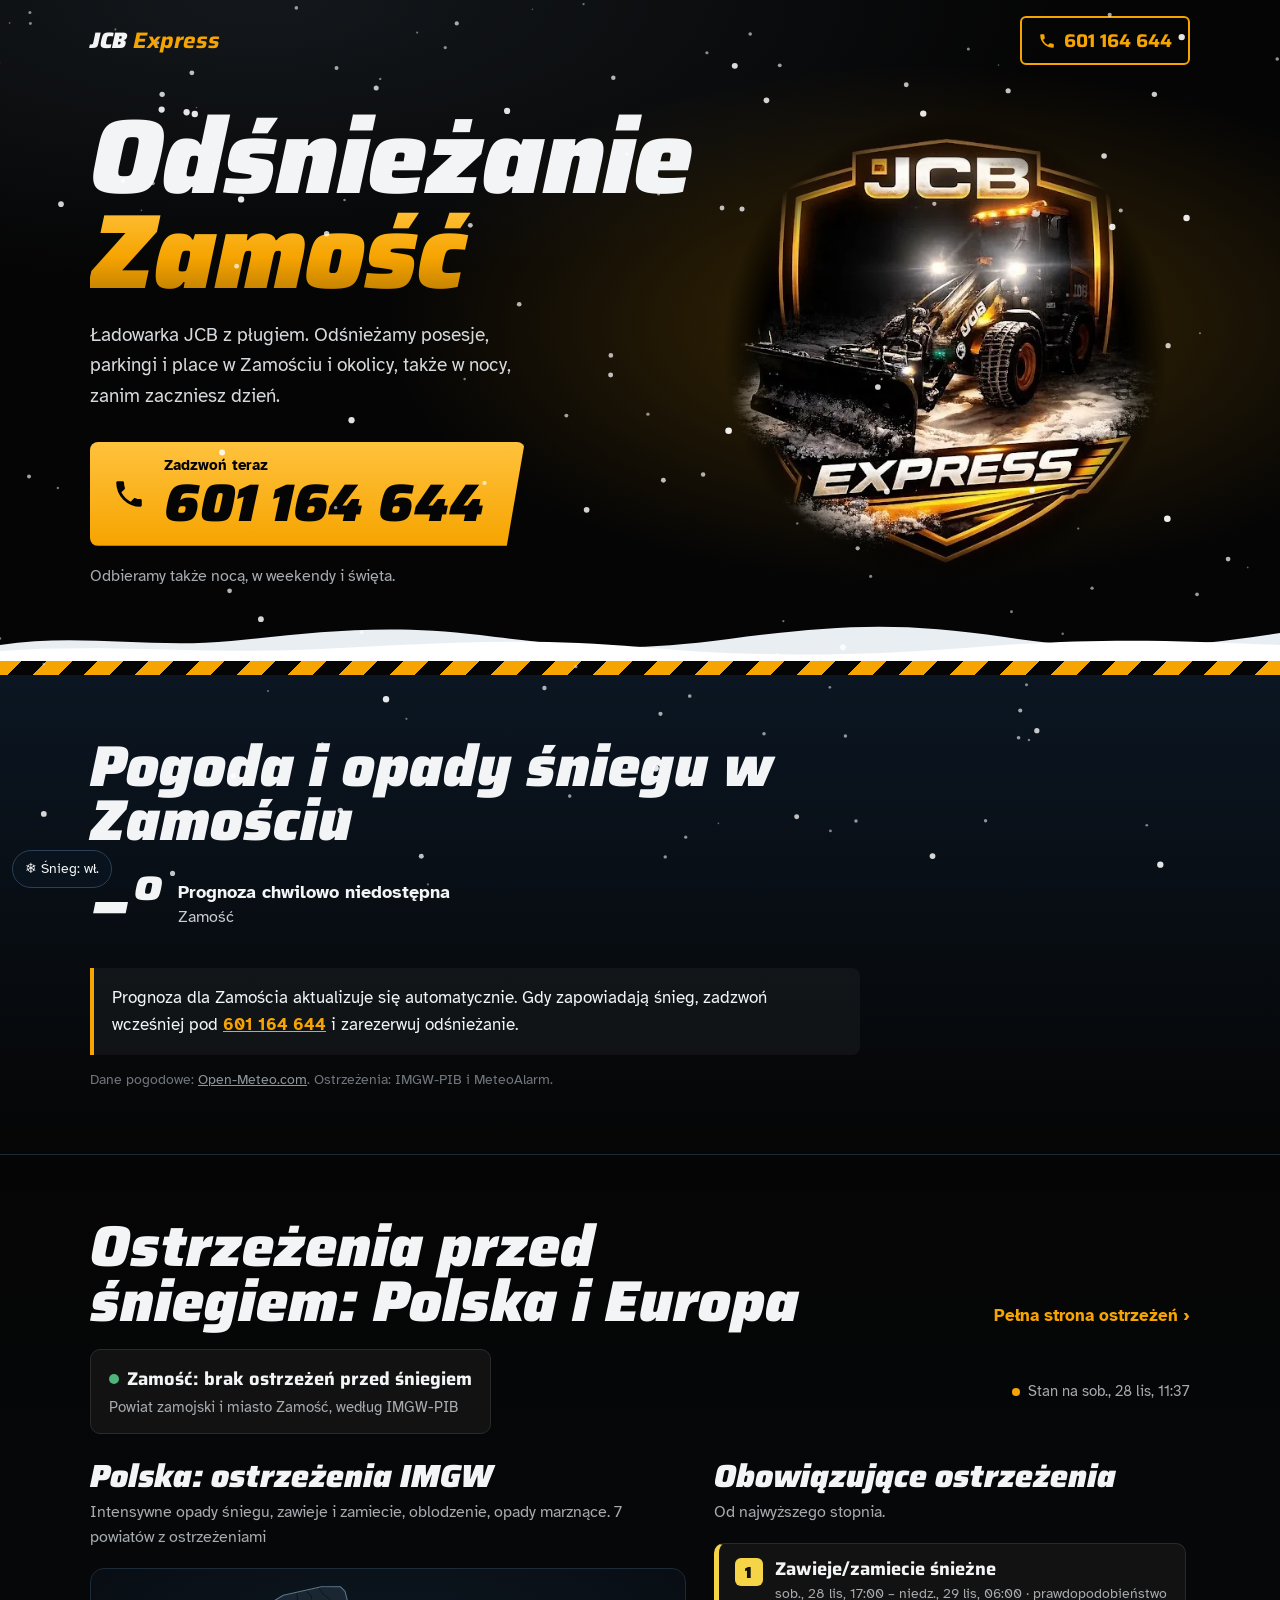
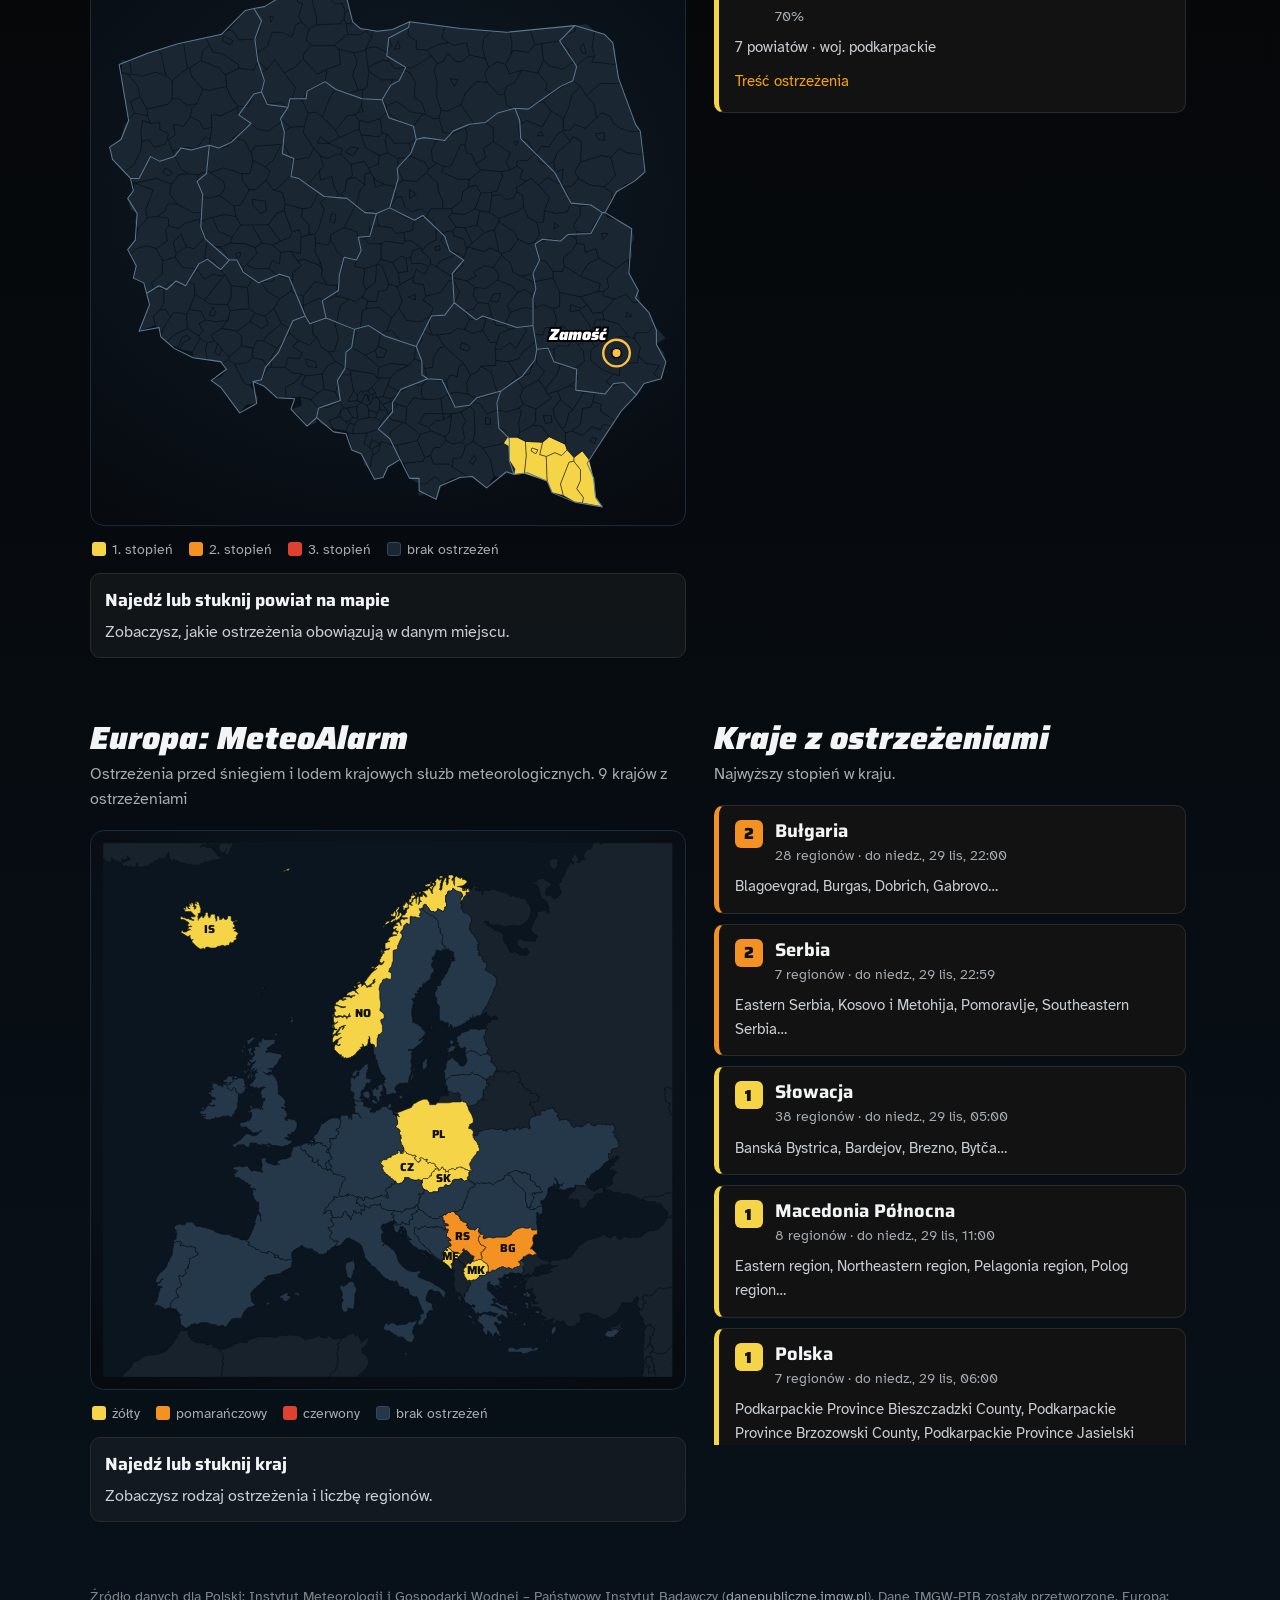
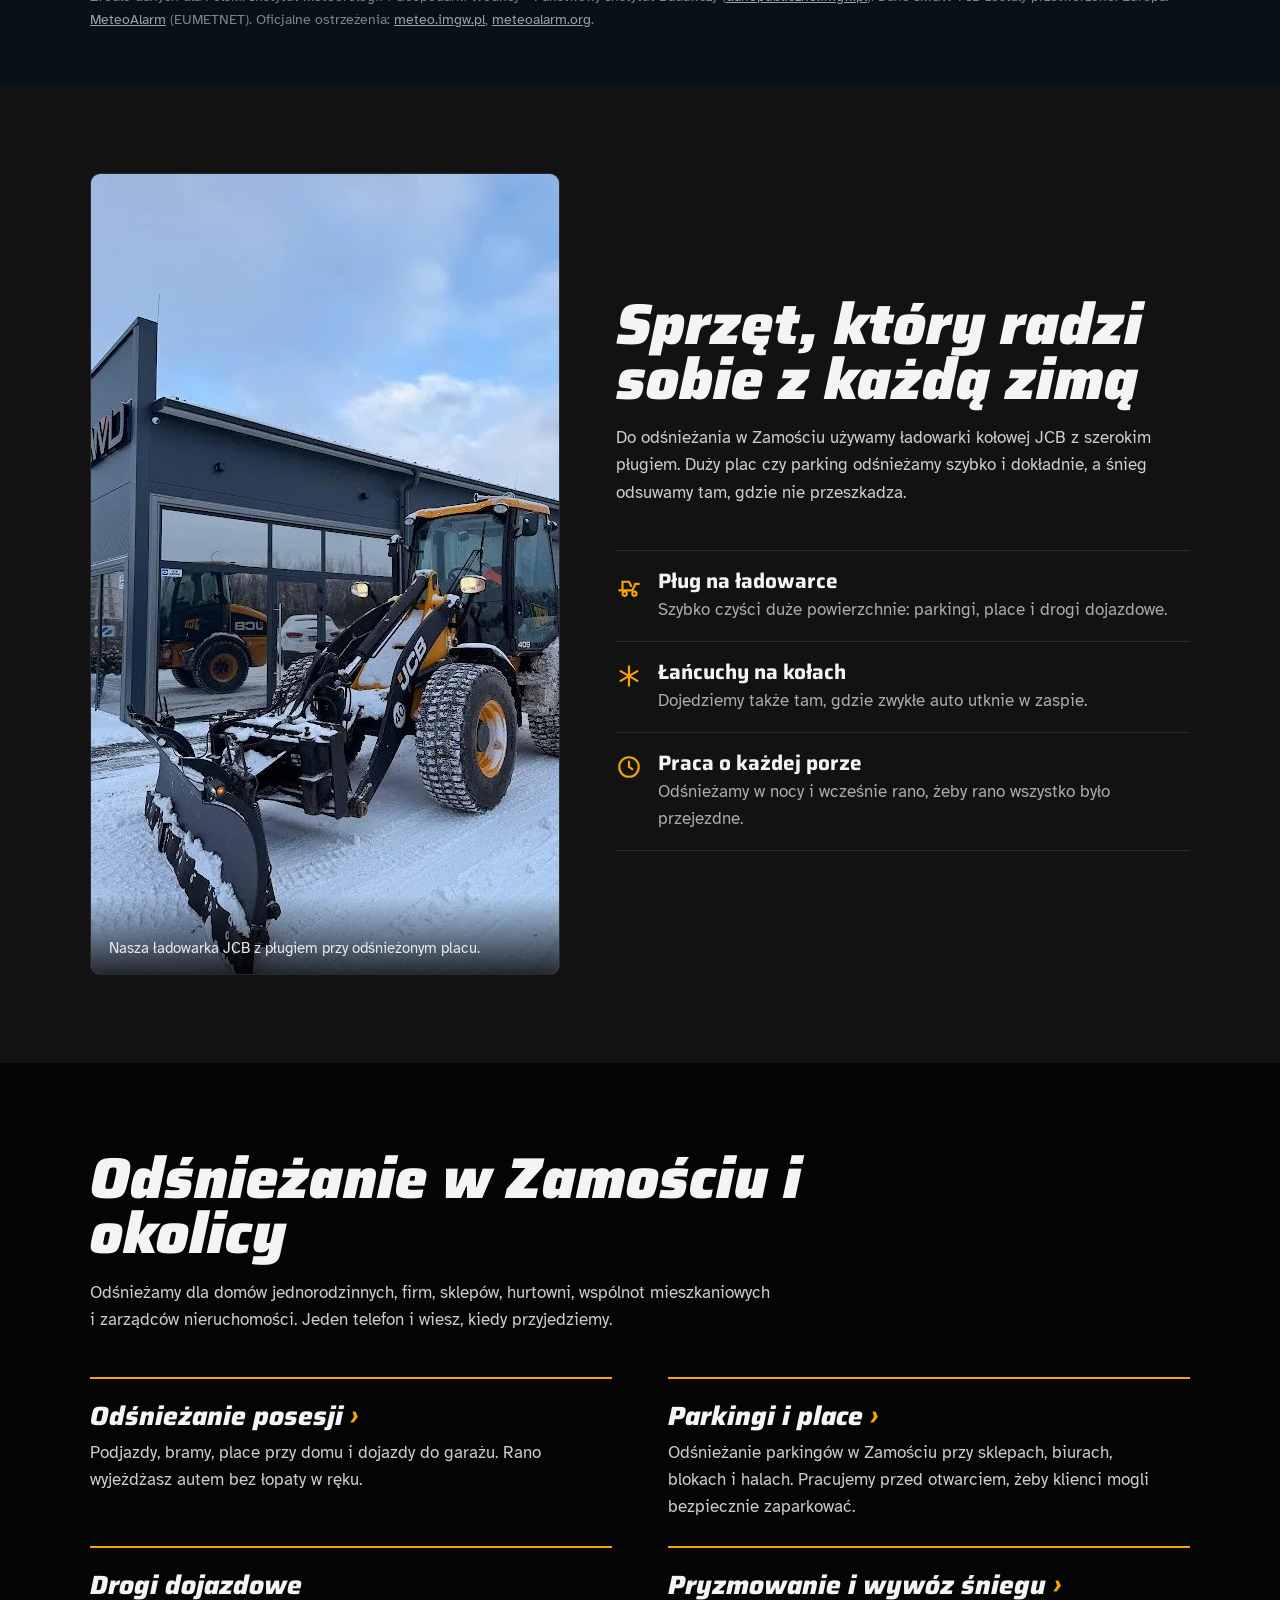
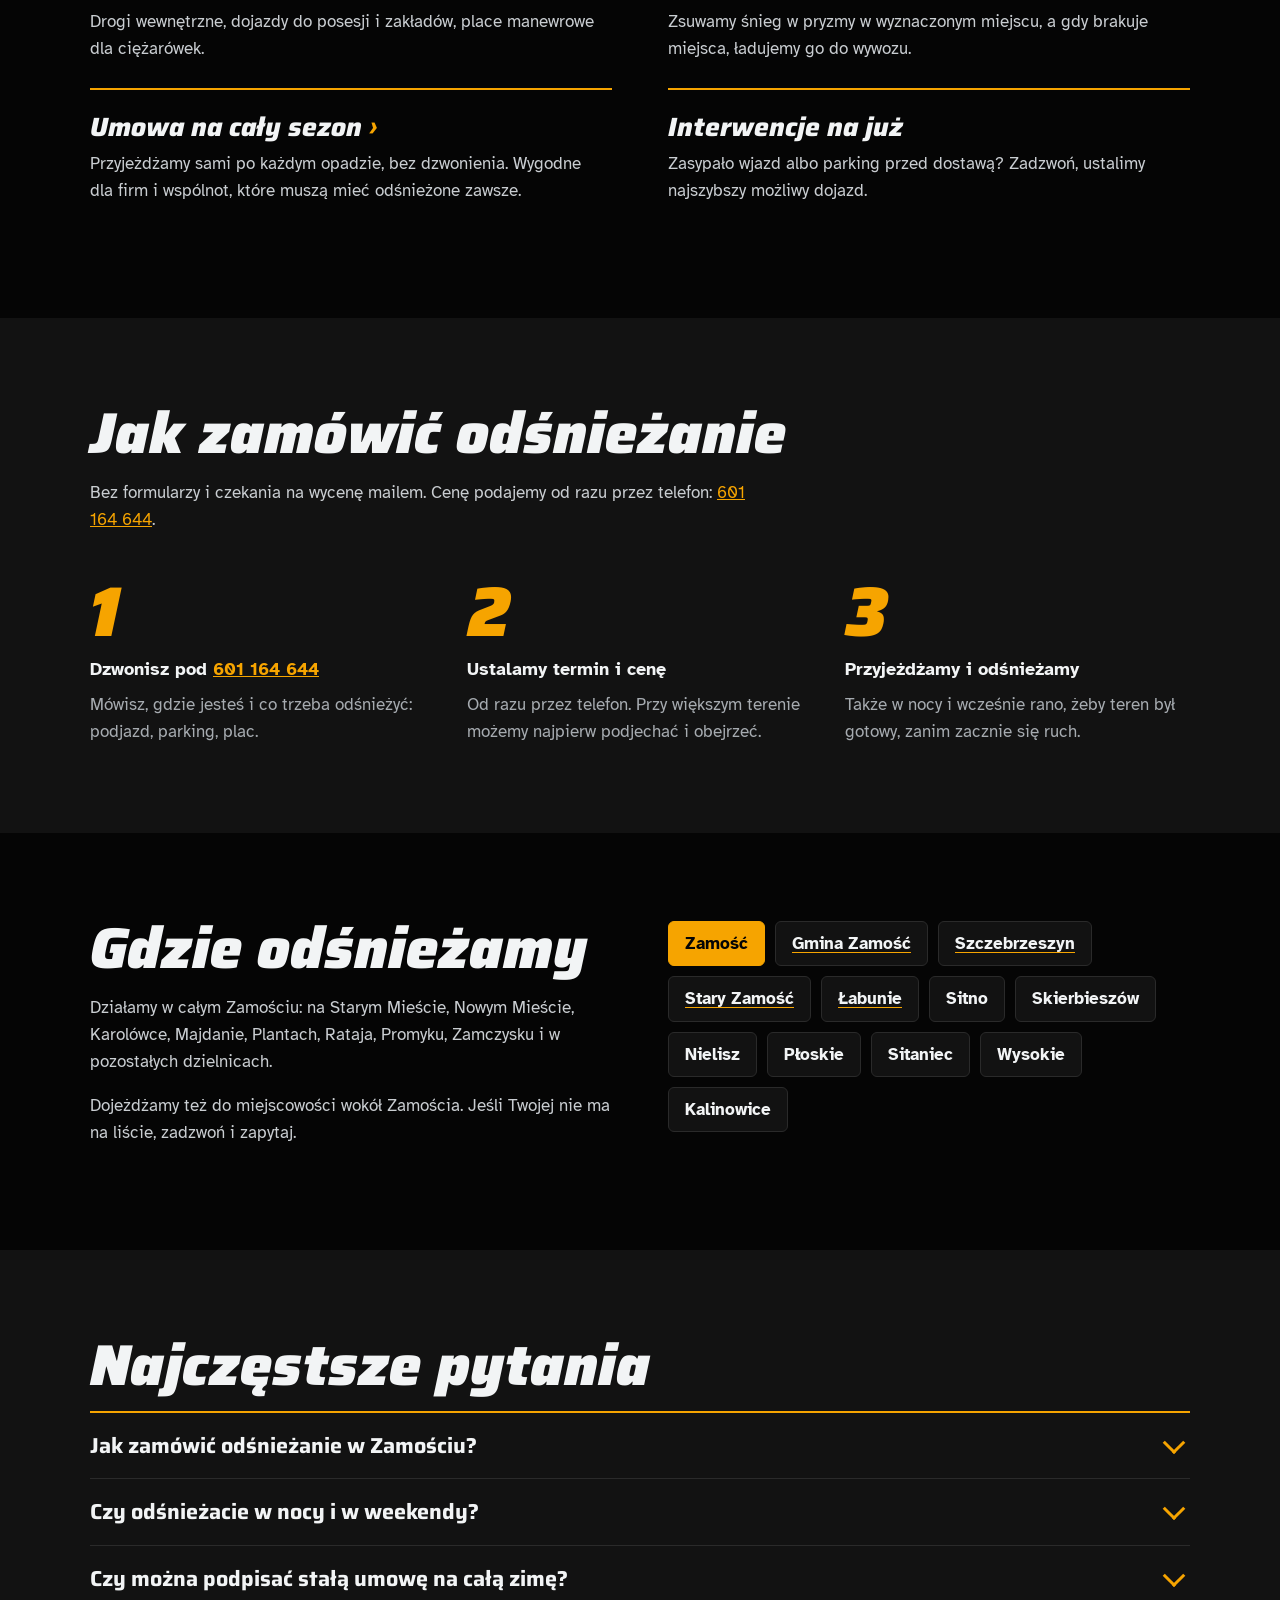
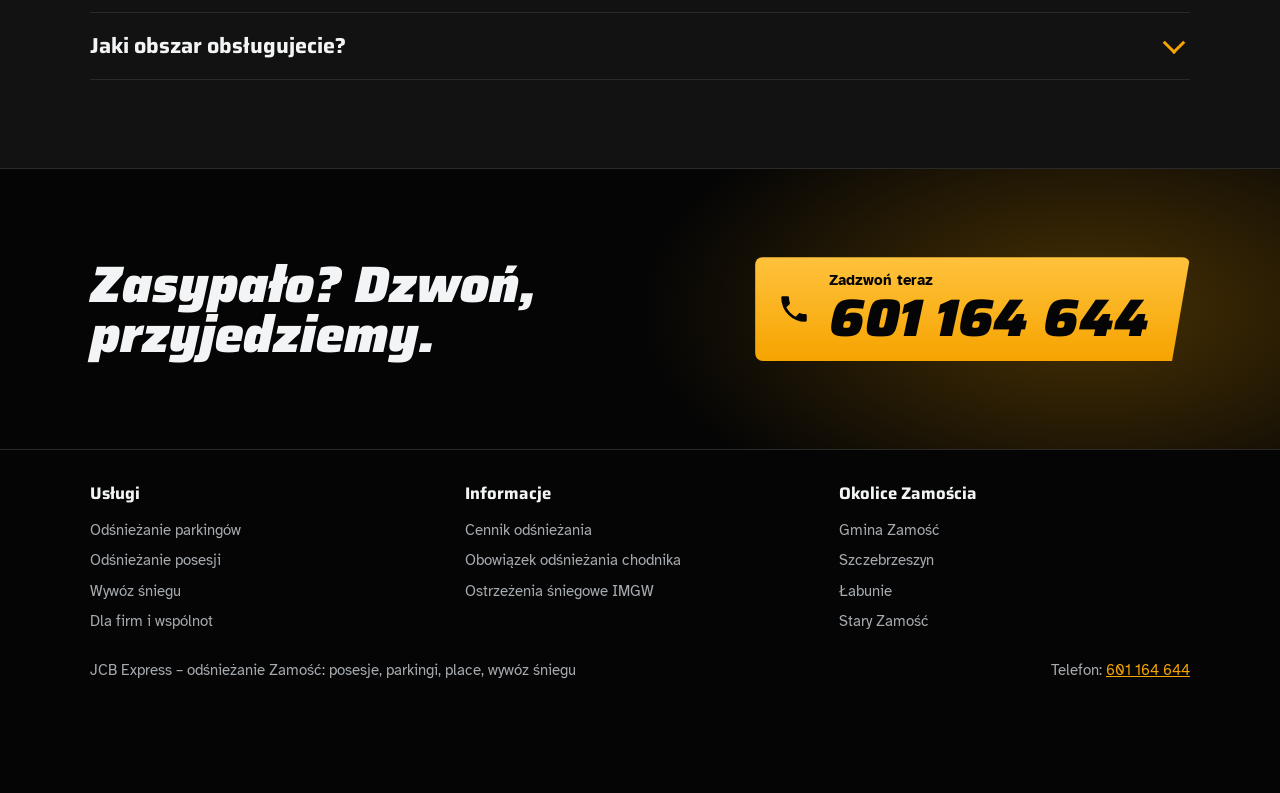
<file: index.html>
<!doctype html>
<html lang="pl">
<head>
<meta charset="utf-8">
<meta name="viewport" content="width=device-width, initial-scale=1">
<title>Odśnieżanie Zamość – JCB Express | tel. 601 164 644</title>
<meta name="description" content="Odśnieżanie Zamość i okolice ładowarką JCB z pługiem. Posesje, parkingi, place, drogi dojazdowe, wywóz śniegu. Także w nocy i w weekendy. Zadzwoń: 601 164 644.">
<meta name="keywords" content="odśnieżanie Zamość, odśnieżanie parkingów Zamość, odśnieżanie posesji Zamość, wywóz śniegu Zamość, odśnieżanie placów Zamość, pług Zamość, JCB Express Zamość">
<meta name="robots" content="index, follow, max-image-preview:large, max-snippet:-1, max-video-preview:-1">
<meta name="geo.region" content="PL-LU">
<meta name="geo.placename" content="Zamość">
<meta name="geo.position" content="50.7231;23.2520">
<meta name="ICBM" content="50.7231, 23.2520">
<link rel="canonical" href="https://www.odsniezaniezamosc.pl/">
<meta property="og:type" content="website">
<meta property="og:locale" content="pl_PL">
<meta property="og:title" content="Odśnieżanie Zamość – JCB Express, tel. 601 164 644">
<meta property="og:description" content="Odśnieżanie posesji, parkingów i placów w Zamościu i okolicach ładowarką JCB z pługiem. Zadzwoń: 601 164 644.">
<meta property="og:url" content="https://www.odsniezaniezamosc.pl/">
<meta property="og:site_name" content="Odśnieżanie Zamość – JCB Express">
<meta property="og:image" content="https://www.odsniezaniezamosc.pl/img/odsniezanie-zamosc-og.jpg">
<meta property="og:image:width" content="1200">
<meta property="og:image:height" content="630">
<meta property="og:image:alt" content="Odśnieżanie Zamość – JCB Express, tel. 601 164 644">
<meta name="twitter:card" content="summary_large_image">
<meta name="format-detection" content="telephone=yes">
<meta name="author" content="JCB Express – Odśnieżanie Zamość">
<!-- Google Search Console: jeśli wybierzesz weryfikację „Tag HTML”, wklej swój tag w tej linii -->
<meta name="theme-color" content="#050505">
<link rel="icon" href="/favicon.ico" sizes="48x48">
<link rel="apple-touch-icon" href="/img/apple-touch-icon.png">
<link rel="manifest" href="/site.webmanifest">
<link rel="sitemap" type="application/xml" href="/sitemap.xml">
<link rel="preload" as="image" href="/img/odsniezanie-zamosc-jcb-express-logo.webp" type="image/webp" fetchpriority="high">
<link rel="icon" type="image/svg+xml" href="data:image/svg+xml,%3Csvg xmlns='http://www.w3.org/2000/svg' viewBox='0 0 32 32'%3E%3Crect width='32' height='32' rx='6' fill='%23000'/%3E%3Cpath d='M16 5v22M6.5 10.5l19 11M6.5 21.5l19-11' stroke='%23f6a400' stroke-width='3' stroke-linecap='round'/%3E%3C/svg%3E">

<link rel="preconnect" href="https://fonts.googleapis.com">
<link rel="preconnect" href="https://fonts.gstatic.com" crossorigin>
<link href="https://fonts.googleapis.com/css2?family=Saira:ital,wght@0,500;0,700;1,800;1,900&family=Atkinson+Hyperlegible:wght@400;700&display=swap" rel="stylesheet">

<script type="application/ld+json">
{
  "@context": "https://schema.org",
  "@type": "LocalBusiness",
  "@id": "https://www.odsniezaniezamosc.pl/#firma",
  "name": "JCB Express – Odśnieżanie Zamość",
  "alternateName": "Odśnieżanie Zamość",
  "description": "Odśnieżanie posesji, parkingów, placów i dróg dojazdowych ładowarką JCB z pługiem oraz wywóz śniegu w Zamościu i okolicach.",
  "url": "https://www.odsniezaniezamosc.pl/",
  "telephone": "+48601164644",
  "priceRange": "$$",
  "image": ["https://www.odsniezaniezamosc.pl/img/odsniezanie-zamosc-ladowarka-jcb-plug.jpg","https://www.odsniezaniezamosc.pl/img/odsniezanie-zamosc-og.jpg"],
  "logo": "https://www.odsniezaniezamosc.pl/img/odsniezanie-zamosc-jcb-express-logo.jpg",
  "knowsLanguage": "pl",
  "address": {"@type": "PostalAddress","addressLocality": "Zamość","addressRegion": "lubelskie","addressCountry": "PL"},
  "geo": {"@type": "GeoCoordinates","latitude": 50.7231,"longitude": 23.2520},
  "openingHoursSpecification": {"@type": "OpeningHoursSpecification","dayOfWeek": ["Monday","Tuesday","Wednesday","Thursday","Friday","Saturday","Sunday"],"opens": "00:00","closes": "23:59"},
  "areaServed": [
    {"@type": "City","name": "Zamość"},
    {"@type": "AdministrativeArea","name": "Gmina Zamość"},
    {"@type": "City","name": "Szczebrzeszyn"},
    {"@type": "AdministrativeArea","name": "Gmina Stary Zamość"},
    {"@type": "AdministrativeArea","name": "Gmina Łabunie"},
    {"@type": "AdministrativeArea","name": "Gmina Sitno"},
    {"@type": "AdministrativeArea","name": "Gmina Skierbieszów"},
    {"@type": "AdministrativeArea","name": "Gmina Nielisz"}
  ],
  "hasOfferCatalog": {
    "@type": "OfferCatalog","name": "Odśnieżanie Zamość",
    "itemListElement": [
      {"@type": "Offer","itemOffered": {"@type": "Service","name": "Odśnieżanie posesji Zamość"}},
      {"@type": "Offer","itemOffered": {"@type": "Service","name": "Odśnieżanie parkingów i placów Zamość"}},
      {"@type": "Offer","itemOffered": {"@type": "Service","name": "Odśnieżanie dróg dojazdowych"}},
      {"@type": "Offer","itemOffered": {"@type": "Service","name": "Pryzmowanie i wywóz śniegu Zamość"}},
      {"@type": "Offer","itemOffered": {"@type": "Service","name": "Stała umowa na odśnieżanie"}}
    ]
  }
}
</script>
<script type="application/ld+json">
{
  "@context": "https://schema.org",
  "@type": "FAQPage",
  "mainEntity": [
    {"@type": "Question","name": "Jak zamówić odśnieżanie w Zamościu?",
     "acceptedAnswer": {"@type": "Answer","text": "Wystarczy zadzwonić pod numer 601 164 644 i podać adres oraz to, co trzeba odśnieżyć. Termin i cenę ustalamy od razu przez telefon."}},
    {"@type": "Question","name": "Czy odśnieżacie w nocy i w weekendy?",
     "acceptedAnswer": {"@type": "Answer","text": "Tak. Pracujemy także nocą, wcześnie rano oraz w soboty, niedziele i święta, żeby teren był odśnieżony, zanim zacznie się ruch."}},
    {"@type": "Question","name": "Czy można podpisać stałą umowę na całą zimę?",
     "acceptedAnswer": {"@type": "Answer","text": "Tak. Przy stałej umowie przyjeżdżamy sami po każdym opadzie, bez dzwonienia. To wygodne dla firm, sklepów i wspólnot mieszkaniowych."}},
    {"@type": "Question","name": "Jaki obszar obsługujecie?",
     "acceptedAnswer": {"@type": "Answer","text": "Zamość oraz okoliczne miejscowości, m.in. gminę Zamość, Szczebrzeszyn, Stary Zamość, Łabunie, Sitno, Skierbieszów i Nielisz. Inną lokalizację najlepiej potwierdzić telefonicznie."}}
  ]
}
</script>

<style>
:root{
  --black:#050505;
  --coal:#121212;
  --line:#2a2a2a;
  --amber:#f6a400;
  --amber-hot:#ffc23d;
  --amber-deep:#b97a00;
  --snow:#f2f4f5;
  --mist:#a6abb0;
  --soft:#c9cdd1;
  --head:"Saira","Arial Narrow",sans-serif;
  --text:"Atkinson Hyperlegible",Verdana,sans-serif;
}
*{box-sizing:border-box}
html{scroll-behavior:smooth}
body{margin:0;background:var(--black);color:var(--snow);font-family:var(--text);font-size:1.0625rem;line-height:1.6;-webkit-font-smoothing:antialiased}
a{color:inherit}
img{max-width:100%;display:block}
:focus-visible{outline:3px solid var(--amber-hot);outline-offset:3px;border-radius:3px}
.wrap{max-width:1140px;margin:0 auto;padding:0 20px}

/* ---------- pasek ---------- */
.bar{display:flex;justify-content:space-between;align-items:center;gap:16px;padding:16px 0}
.brand{font-family:var(--head);font-style:italic;font-weight:900;font-size:1.4rem;text-decoration:none;letter-spacing:.01em}
.brand b{color:var(--amber)}
.bar-tel{
  display:inline-flex;align-items:center;gap:8px;
  font-family:var(--head);font-weight:700;font-size:1.15rem;text-decoration:none;white-space:nowrap;
  padding:8px 16px;border:2px solid var(--amber);border-radius:6px;color:var(--amber);
}
.bar-tel:hover{background:var(--amber);color:var(--black)}

/* ---------- hero ---------- */
.hero{
  position:relative;overflow:hidden;
  background:
    radial-gradient(60% 55% at 72% 48%, rgba(246,164,0,.22), transparent 70%),
    var(--black);
}
.hero-grid{display:grid;grid-template-columns:1.05fr .95fr;gap:32px;align-items:center;padding:28px 0 72px}
h1{
  font-family:var(--head);font-style:italic;font-weight:900;text-transform:none;
  font-size:clamp(3.2rem,8.4vw,6.6rem);line-height:.9;letter-spacing:-.01em;margin:0 0 20px;
}
h1 .city{
  display:block;color:transparent;
  background:linear-gradient(180deg,var(--amber-hot) 0%,var(--amber) 55%,var(--amber-deep) 100%);
  -webkit-background-clip:text;background-clip:text;
}
.lead{font-size:1.2rem;color:#d6d9dc;max-width:36ch;margin:0 0 30px}

.call{
  position:relative;display:inline-flex;align-items:center;gap:18px;
  background:linear-gradient(180deg,var(--amber-hot),var(--amber));
  color:var(--black);text-decoration:none;
  padding:16px 30px 16px 22px;border-radius:8px;
  clip-path:polygon(0 0,100% 0,calc(100% - 18px) 100%,0 100%);
  transition:filter .15s, transform .15s;
}
.call:hover{filter:brightness(1.08)}
.call:active{transform:translateY(2px)}
.call svg{flex:none}
.call span{display:flex;flex-direction:column;line-height:1}
.call small{font-family:var(--text);font-weight:700;font-size:.95rem;margin-bottom:4px}
.call strong{font-family:var(--head);font-style:italic;font-weight:900;font-size:clamp(2.2rem,5.6vw,3.3rem);letter-spacing:.01em;padding-right:10px}
.hero-note{margin:18px 0 0;color:var(--mist);font-size:.98rem}

.badge{justify-self:center;width:min(100%,520px);position:relative}
.badge img{width:100%;height:auto;
  -webkit-mask-image:radial-gradient(closest-side,#000 82%,transparent 100%);
  mask-image:radial-gradient(closest-side,#000 82%,transparent 100%);
}

/* pas ostrzegawczy jak na pługu */
.stripe{height:14px;background:repeating-linear-gradient(-45deg,var(--amber) 0 18px,var(--black) 18px 36px)}

/* ---------- sekcje ---------- */
section{padding:88px 0}
h2.sec{font-family:var(--head);font-style:italic;font-weight:900;font-size:clamp(2.2rem,5.2vw,3.6rem);line-height:.95;margin:0 0 18px;max-width:20ch}
.intro{max-width:62ch;color:#c9cdd1;margin:0 0 44px}

/* sprzęt + zdjęcie */
.machine{background:var(--coal)}
.machine-grid{display:grid;grid-template-columns:.9fr 1.1fr;gap:56px;align-items:center}
.photo{position:relative;border-radius:10px;overflow:hidden;border:1px solid var(--line)}
.photo img{width:100%;aspect-ratio:3/4;object-fit:cover}
.photo figcaption{position:absolute;left:0;right:0;bottom:0;padding:40px 18px 14px;font-size:.95rem;color:#e7e9eb;background:linear-gradient(transparent,rgba(0,0,0,.8))}
.facts{list-style:none;margin:0;padding:0}
.facts li{display:grid;grid-template-columns:auto 1fr;gap:16px;padding:18px 0;border-top:1px solid var(--line)}
.facts li:last-child{border-bottom:1px solid var(--line)}
.facts svg{margin-top:3px}
.facts h3{font-family:var(--head);font-weight:700;font-size:1.3rem;margin:0 0 2px;line-height:1.2}
.facts p{margin:0;color:var(--mist)}

/* usługi */
.services{display:grid;grid-template-columns:repeat(2,1fr);gap:0 56px;list-style:none;margin:0;padding:0}
.services li{padding:24px 0 26px;border-top:2px solid var(--amber)}
.services h3{font-family:var(--head);font-style:italic;font-weight:800;font-size:1.65rem;line-height:1.05;margin:0 0 8px}
.services p{margin:0;color:#c9cdd1;max-width:46ch}

/* kroki */
.how{background:var(--coal)}
.steps{display:grid;grid-template-columns:repeat(3,1fr);gap:32px;list-style:none;margin:0;padding:0;counter-reset:s}
.steps li{counter-increment:s;position:relative;padding-top:78px}
.steps li::before{content:counter(s);position:absolute;top:0;left:0;font-family:var(--head);font-style:italic;font-weight:900;font-size:4.4rem;line-height:1;color:var(--amber)}
.steps h3{font-size:1.15rem;margin:0 0 6px}
.steps p{margin:0;color:var(--mist)}
.steps a{color:var(--amber);font-weight:700}

/* obszar */
.area-grid{display:grid;grid-template-columns:1fr 1fr;gap:56px;align-items:start}
.area-grid p{color:#c9cdd1;margin:0 0 16px}
.towns{display:flex;flex-wrap:wrap;gap:10px;list-style:none;margin:0;padding:0}
.towns li{padding:8px 16px;border:1.5px solid var(--line);border-radius:6px;font-weight:700;background:var(--coal)}
.services h3 a,.towns a{color:inherit;text-decoration:none}
.services h3 a:hover{color:var(--amber)}
.services h3 a::after{content:" ›";color:var(--amber)}
.towns a{text-decoration:underline;text-decoration-color:var(--amber);text-underline-offset:3px}
footer .wrap.foot{display:grid;grid-template-columns:repeat(auto-fit,minmax(200px,1fr));gap:24px;margin-bottom:22px}
.foot h3{font-family:var(--head);font-weight:700;color:var(--snow);font-size:1.05rem;margin:0 0 8px}
.foot ul{list-style:none;margin:0;padding:0}
.foot li{padding:3px 0}
.foot a{color:var(--mist);text-decoration:none}
.foot a:hover{color:var(--amber)}
.towns li.main{background:var(--amber);border-color:var(--amber);color:var(--black)}

/* faq */
.faq{border-top:2px solid var(--amber)}
details{border-bottom:1px solid var(--line)}
summary{cursor:pointer;list-style:none;position:relative;padding:20px 44px 20px 0;font-family:var(--head);font-weight:700;font-size:1.35rem;line-height:1.2}
summary::-webkit-details-marker{display:none}
summary::after{content:"";position:absolute;right:8px;top:50%;width:13px;height:13px;border-right:3px solid var(--amber);border-bottom:3px solid var(--amber);transform:translateY(-70%) rotate(45deg);transition:transform .2s}
details[open] summary::after{transform:translateY(-30%) rotate(-135deg)}
details p{margin:0 0 22px;max-width:64ch;color:#c9cdd1}

/* zamknięcie */
.closing{
  background:
    radial-gradient(50% 120% at 85% 50%, rgba(246,164,0,.28), transparent 70%),
    var(--black);
  border-top:1px solid var(--line);
}
.closing .wrap{display:flex;flex-wrap:wrap;justify-content:space-between;align-items:center;gap:28px}
.closing h2{font-family:var(--head);font-style:italic;font-weight:900;font-size:clamp(2rem,4.6vw,3.2rem);line-height:.98;margin:0;max-width:15ch}

footer{border-top:1px solid var(--line);color:var(--mist);padding:30px 0 110px;font-size:.95rem}
footer .wrap{display:flex;flex-wrap:wrap;justify-content:space-between;gap:12px}
footer a{color:var(--amber)}

/* stały przycisk na telefonie */
.dock{
  position:fixed;left:12px;right:12px;bottom:12px;z-index:20;display:none;
  align-items:center;justify-content:center;gap:12px;
  background:linear-gradient(180deg,var(--amber-hot),var(--amber));color:var(--black);text-decoration:none;
  font-family:var(--head);font-style:italic;font-weight:900;font-size:1.5rem;padding:14px;border-radius:10px;
  box-shadow:0 10px 30px rgba(0,0,0,.6),0 0 0 1px rgba(0,0,0,.4);
}
.pulse{animation:ring 2.4s ease-in-out infinite;transform-origin:50% 50%}
@keyframes ring{0%,70%,100%{transform:rotate(0)}74%{transform:rotate(-14deg)}78%{transform:rotate(12deg)}82%{transform:rotate(-8deg)}86%{transform:rotate(0)}}
@media (prefers-reduced-motion:reduce){.pulse{animation:none}html{scroll-behavior:auto}}

@media (max-width:880px){
  .hero-grid{grid-template-columns:1fr;padding:8px 0 56px;gap:8px}
  .badge{order:-1;width:min(86%,400px)}
  .machine-grid{grid-template-columns:1fr;gap:36px}
  .photo{max-width:480px}
  .services{grid-template-columns:1fr}
  .steps{grid-template-columns:1fr;gap:22px}
  .steps li{padding:0 0 0 62px;min-height:60px}
  .steps li::before{font-size:3.2rem}
  .area-grid{grid-template-columns:1fr;gap:28px}
  section{padding:60px 0}
  .dock{display:flex}
}
@media (max-width:440px){
  .wrap{padding:0 16px}
  .bar-tel .num{display:none}
  .call{width:100%}
}

/* ================= ZIMA: śnieg, zawieja, pogoda, alerty ================= */
#snieg{position:fixed;inset:0;width:100%;height:100%;pointer-events:none;z-index:15}
.hero{background:
    radial-gradient(60% 55% at 72% 48%, rgba(246,164,0,.22), transparent 70%),
    radial-gradient(90% 60% at 20% 0%, rgba(150,190,230,.10), transparent 70%),
    var(--black)}
/* zaspa na dole hero */
.drift{display:block;width:100%;height:46px;margin-top:-46px;position:relative}

/* pasek alertu */
.alert{display:none;position:sticky;top:0;z-index:30;
  background:linear-gradient(90deg,#0d2238,#12304f);border-bottom:2px solid var(--amber);color:var(--snow)}
.alert.on{display:block}
.alert .wrap{display:flex;align-items:center;gap:14px;padding-top:10px;padding-bottom:10px;flex-wrap:wrap}
.alert-ico{flex:none;width:34px;height:34px;border-radius:50%;background:var(--amber);color:var(--black);display:grid;place-items:center;font-weight:900}
.alert p{margin:0;flex:1 1 260px;font-size:1rem;line-height:1.35}
.alert strong{color:var(--amber-hot)}
.alert a.go{font-family:var(--head);font-style:italic;font-weight:900;font-size:1.15rem;text-decoration:none;white-space:nowrap;
  background:var(--amber);color:var(--black);padding:7px 14px;border-radius:6px}
.alert button{background:none;border:0;color:var(--mist);font-size:1.4rem;line-height:1;cursor:pointer;padding:4px 8px}
.alert.storm{background:linear-gradient(90deg,#3a1d00,#5a2c00)}

/* sekcja pogody */
.weather{background:linear-gradient(180deg,#0b1622 0%,var(--black) 100%);padding:64px 0}
.wx-top{display:flex;flex-wrap:wrap;align-items:flex-end;justify-content:space-between;gap:20px;margin-bottom:28px}
.wx-top h2{margin:0}
.wx-now{display:flex;align-items:center;gap:18px}
.wx-temp{font-family:var(--head);font-style:italic;font-weight:900;font-size:clamp(3.4rem,8vw,5rem);line-height:.9}
.wx-desc{color:#c9cdd1;font-size:1rem;line-height:1.4}
.wx-desc b{color:var(--snow);display:block;font-size:1.15rem}
.wx-days{display:grid;grid-template-columns:repeat(4,1fr);gap:12px;list-style:none;margin:0;padding:0}
.wx-days li{border:1px solid #1f3346;border-radius:10px;padding:16px;background:rgba(18,40,62,.35);position:relative}
.wx-days li.snow{border-color:var(--amber);background:rgba(246,164,0,.08)}
.wx-day{font-weight:700;text-transform:capitalize}
.wx-icon{font-size:2rem;line-height:1;margin:8px 0}
.wx-t{color:#c9cdd1;font-size:.95rem}
.wx-s{margin-top:8px;font-family:var(--head);font-weight:700;font-size:1.05rem}
.wx-days li.snow .wx-s{color:var(--amber-hot)}
.wx-msg{margin:24px 0 0;padding:16px 18px;border-left:4px solid var(--amber);background:rgba(255,255,255,.04);border-radius:0 8px 8px 0;max-width:70ch}
.wx-msg a{color:var(--amber);font-weight:700}
.wx-src{margin:14px 0 0;color:#6f767c;font-size:.85rem}
.wx-src a{color:#8d959b}
.imgw-box{display:flex;align-items:center;flex-wrap:wrap;gap:12px 16px;margin:20px 0 0;padding:14px 18px;border-radius:10px;border:1.5px solid #2b4058;background:rgba(18,40,62,.35);color:var(--snow);text-decoration:none;max-width:70ch}
.imgw-box:hover{border-color:var(--amber)}
.imgw-ico{color:var(--mist);display:grid}
.imgw-txt{display:flex;flex-direction:column;flex:1 1 240px}
.imgw-txt b{font-family:var(--head);font-weight:700;font-size:1.1rem}
.imgw-txt span{color:#c9cdd1;font-size:.95rem}
.imgw-go{color:var(--amber);font-weight:700;font-size:.95rem}
.imgw-box.l0 .imgw-ico{color:#4fb37a}
.imgw-box.l1{border-color:#f5d547}.imgw-box.l1 .imgw-ico{color:#f5d547}
.imgw-box.l2{border-color:#f39222;background:rgba(243,146,34,.1)}.imgw-box.l2 .imgw-ico{color:#f39222}
.imgw-box.l3{border-color:#e0402f;background:rgba(224,64,47,.12)}.imgw-box.l3 .imgw-ico{color:#e0402f}
.snow-toggle{position:fixed;left:12px;bottom:12px;z-index:25;background:rgba(10,20,32,.8);color:var(--snow);
  border:1px solid #2b4058;border-radius:999px;padding:7px 12px;font:inherit;font-size:.85rem;cursor:pointer;backdrop-filter:blur(4px)}
@media (max-width:880px){
  .wx-days{grid-template-columns:repeat(2,1fr)}
  .snow-toggle{left:auto;right:12px;bottom:84px;padding:5px 10px;font-size:.78rem}
  .alert{position:relative}
  .alert .wrap{flex-wrap:nowrap;align-items:flex-start;gap:10px}
  .alert p{font-size:.9rem}
  .alert a.go{display:none}
  .alert-ico{width:28px;height:28px}
}

/* sekcja ostrzeżeń na stronie głównej */
.ostrzezenia-home{background:linear-gradient(180deg,var(--black) 0%,#08111a 100%);padding:64px 0 24px;border-top:1px solid #1d2a37}
.oh-top{display:flex;flex-wrap:wrap;justify-content:space-between;align-items:flex-end;gap:12px 24px;margin-bottom:20px}
.oh-top h2{margin:0}
.oh-more{color:var(--amber);font-weight:700;text-decoration:none;white-space:nowrap}
.oh-more:hover{text-decoration:underline}
.oh-h{font-family:var(--head);font-style:italic;font-weight:900;font-size:clamp(1.5rem,3.2vw,2rem);line-height:1.05;margin:0 0 6px}
</style>
<link rel="stylesheet" href="/css/ostrzezenia.css">
</head>
<body>

<canvas id="snieg" aria-hidden="true"></canvas>

<div class="alert" id="alert" role="status" aria-live="polite">
  <div class="wrap">
    <span class="alert-ico" aria-hidden="true">❄</span>
    <p id="alert-txt"></p>
    <a class="go" href="tel:+48601164644">Zadzwoń 601 164 644</a>
    <button type="button" id="alert-x" aria-label="Zamknij alert">×</button>
  </div>
</div>

<header class="hero">
  <div class="wrap">
    <nav class="bar" aria-label="Główna">
      <a class="brand" href="#" aria-label="JCB Express – odśnieżanie Zamość">JCB <b>Express</b></a>
      <a class="bar-tel" href="tel:+48601164644" aria-label="Zadzwoń: 601 164 644">
        <svg width="18" height="18" viewBox="0 0 24 24" aria-hidden="true"><path fill="currentColor" d="M6.6 10.8a15.1 15.1 0 0 0 6.6 6.6l2.2-2.2c.3-.3.7-.4 1-.2 1.1.4 2.3.6 3.6.6.6 0 1 .4 1 1V20c0 .6-.4 1-1 1A17 17 0 0 1 3 4c0-.6.4-1 1-1h3.5c.6 0 1 .4 1 1 0 1.3.2 2.5.6 3.6.1.3 0 .7-.2 1z"/></svg>
        <span class="num">601 164 644</span>
      </a>
    </nav>

    <div class="hero-grid">
      <div>
        <h1>Odśnieżanie <span class="city">Zamość</span></h1>
        <p class="lead">Ładowarka JCB z pługiem. Odśnieżamy posesje, parkingi i place w Zamościu i okolicy, także w nocy, zanim zaczniesz dzień.</p>
        <a class="call" href="tel:+48601164644">
          <svg class="pulse" width="34" height="34" viewBox="0 0 24 24" aria-hidden="true"><path fill="currentColor" d="M6.6 10.8a15.1 15.1 0 0 0 6.6 6.6l2.2-2.2c.3-.3.7-.4 1-.2 1.1.4 2.3.6 3.6.6.6 0 1 .4 1 1V20c0 .6-.4 1-1 1A17 17 0 0 1 3 4c0-.6.4-1 1-1h3.5c.6 0 1 .4 1 1 0 1.3.2 2.5.6 3.6.1.3 0 .7-.2 1z"/></svg>
          <span><small>Zadzwoń teraz</small><strong>601 164 644</strong></span>
        </a>
        <p class="hero-note">Odbieramy także nocą, w weekendy i święta.</p>
      </div>
      <div class="badge">
        <picture><source srcset="/img/odsniezanie-zamosc-jcb-express-logo.webp" type="image/webp"><img src="/img/odsniezanie-zamosc-jcb-express-logo.jpg" width="540" height="560" fetchpriority="high" decoding="async" alt="Logo JCB Express – ładowarka JCB z pługiem do odśnieżania w Zamościu"></picture>
      </div>
    </div>
  </div>
  <svg class="drift" viewBox="0 0 1440 46" preserveAspectRatio="none" aria-hidden="true">
    <path d="M0 46V30C90 18 170 34 260 26S430 8 540 20 700 38 820 24 1010 6 1130 22 1320 34 1440 18V46Z" fill="#e9eef3"/>
    <path d="M0 46V36C120 28 230 40 360 34S600 22 720 32 960 42 1100 32 1330 26 1440 30V46Z" fill="#fff"/>
  </svg>
  <div class="stripe" aria-hidden="true"></div>
</header>

<section class="weather" id="pogoda" aria-labelledby="pogoda-h">
  <div class="wrap">
    <div class="wx-top">
      <h2 class="sec" id="pogoda-h">Pogoda i opady śniegu w Zamościu</h2>
      <div class="wx-now" id="wx-now">
        <div class="wx-temp" id="wx-temp">–°</div>
        <div class="wx-desc" id="wx-desc"><b>Ładuję prognozę…</b>Zamość, na żywo</div>
      </div>
    </div>
    <ul class="wx-days" id="wx-days" aria-label="Prognoza na najbliższe dni"></ul>
    <p class="wx-msg" id="wx-msg">Prognoza dla Zamościa aktualizuje się automatycznie. Gdy zapowiadają śnieg, zadzwoń wcześniej pod <a href="tel:+48601164644">601 164 644</a> i zarezerwuj odśnieżanie.</p>
    <p class="wx-src">Dane pogodowe: <a href="https://open-meteo.com/" rel="noopener" target="_blank">Open-Meteo.com</a>. Ostrzeżenia: IMGW-PIB i MeteoAlarm.</p>
  </div>
</section>

<section class="ostrzezenia-home" id="ostrzezenia" aria-labelledby="ost-h">
  <div class="wrap">
    <div class="oh-top">
      <h2 class="sec" id="ost-h">Ostrzeżenia przed śniegiem: Polska i Europa</h2>
      <a class="oh-more" href="/ostrzezenia-sniegowe/">Pełna strona ostrzeżeń ›</a>
    </div>
    <div class="ost-head">
      <div id="zam-status" class="zam-chip"><b>Sprawdzam ostrzeżenia dla Zamościa…</b><span>IMGW-PIB</span></div>
      <p class="stan" id="ost-stan">Wczytuję dane…</p>
    </div>

    <div class="panel">
      <div>
        <h3 class="oh-h">Polska: ostrzeżenia IMGW</h3>
        <p class="sub">Intensywne opady śniegu, zawieje i zamiecie, oblodzenie, opady marznące. <span id="pl-ile"></span></p>
        <div class="mapbox" id="mapa-pl"></div>
        <div class="legend"><span><i style="background:#f5d547"></i>1. stopień</span><span><i style="background:#f39222"></i>2. stopień</span><span><i style="background:#e0402f"></i>3. stopień</span><span><i style="background:#1a2733;border:1px solid #33475a"></i>brak ostrzeżeń</span></div>
        <div class="info" id="pl-info" aria-live="polite"></div>
      </div>
      <div>
        <h3 class="oh-h">Obowiązujące ostrzeżenia</h3>
        <p class="sub">Od najwyższego stopnia.</p>
        <ul class="lista" id="pl-lista"><li class="pusto">Wczytuję…</li></ul>
      </div>
    </div>

    <div class="panel">
      <div>
        <h3 class="oh-h">Europa: MeteoAlarm</h3>
        <p class="sub">Ostrzeżenia przed śniegiem i lodem krajowych służb meteorologicznych. <span id="eu-ile"></span></p>
        <div class="mapbox" id="mapa-eu"></div>
        <div class="legend"><span><i style="background:#f5d547"></i>żółty</span><span><i style="background:#f39222"></i>pomarańczowy</span><span><i style="background:#e0402f"></i>czerwony</span><span><i style="background:#25384a;border:1px solid #33475a"></i>brak ostrzeżeń</span></div>
        <div class="info" id="eu-info" aria-live="polite"><strong>Najedź lub stuknij kraj</strong><p>Zobaczysz rodzaj ostrzeżenia i liczbę regionów.</p></div>
      </div>
      <div>
        <h3 class="oh-h">Kraje z ostrzeżeniami</h3>
        <p class="sub">Najwyższy stopień w kraju.</p>
        <ul class="lista" id="eu-lista"><li class="pusto">Wczytuję…</li></ul>
      </div>
    </div>

    <p class="zrodla">Źródło danych dla Polski: Instytut Meteorologii i Gospodarki Wodnej – Państwowy Instytut Badawczy (<a href="https://danepubliczne.imgw.pl" rel="noopener" target="_blank">danepubliczne.imgw.pl</a>). Dane IMGW-PIB zostały przetworzone. Europa: <a href="https://www.meteoalarm.org" rel="noopener" target="_blank">MeteoAlarm</a> (EUMETNET). Oficjalne ostrzeżenia: <a href="https://meteo.imgw.pl" rel="noopener" target="_blank">meteo.imgw.pl</a>, <a href="https://www.meteoalarm.org" rel="noopener" target="_blank">meteoalarm.org</a>.</p>
  </div>
</section>

<main>
  <section class="machine" aria-labelledby="sprzet-h">
    <div class="wrap machine-grid">
      <figure class="photo" style="margin:0">
        <picture><source srcset="/img/odsniezanie-zamosc-ladowarka-jcb-plug.webp" type="image/webp"><img src="/img/odsniezanie-zamosc-ladowarka-jcb-plug.jpg" width="600" height="800" loading="lazy" decoding="async" alt="Ładowarka JCB z pługiem śnieżnym podczas odśnieżania placu w Zamościu"></picture>
        <figcaption>Nasza ładowarka JCB z pługiem przy odśnieżonym placu.</figcaption>
      </figure>
      <div>
        <h2 class="sec" id="sprzet-h">Sprzęt, który radzi sobie z każdą zimą</h2>
        <p class="intro">Do odśnieżania w Zamościu używamy ładowarki kołowej JCB z szerokim pługiem. Duży plac czy parking odśnieżamy szybko i dokładnie, a śnieg odsuwamy tam, gdzie nie przeszkadza.</p>
        <ul class="facts">
          <li>
            <svg width="26" height="26" viewBox="0 0 24 24" aria-hidden="true"><path fill="none" stroke="#f6a400" stroke-width="2" stroke-linecap="round" d="M3 17h12l3-6h3M6 17V9h6l2 4M6 20a2 2 0 1 0 0-.01M15 20a2 2 0 1 0 0-.01"/></svg>
            <div><h3>Pług na ładowarce</h3><p>Szybko czyści duże powierzchnie: parkingi, place i drogi dojazdowe.</p></div>
          </li>
          <li>
            <svg width="26" height="26" viewBox="0 0 24 24" aria-hidden="true"><path fill="none" stroke="#f6a400" stroke-width="2" stroke-linecap="round" d="M12 3v18M4.2 7.5l15.6 9M4.2 16.5l15.6-9"/></svg>
            <div><h3>Łańcuchy na kołach</h3><p>Dojedziemy także tam, gdzie zwykłe auto utknie w zaspie.</p></div>
          </li>
          <li>
            <svg width="26" height="26" viewBox="0 0 24 24" aria-hidden="true"><path fill="none" stroke="#f6a400" stroke-width="2" stroke-linecap="round" d="M12 7v5l3 2M12 21a9 9 0 1 0 0-18 9 9 0 0 0 0 18z"/></svg>
            <div><h3>Praca o każdej porze</h3><p>Odśnieżamy w nocy i wcześnie rano, żeby rano wszystko było przejezdne.</p></div>
          </li>
        </ul>
      </div>
    </div>
  </section>

  <section id="uslugi" aria-labelledby="uslugi-h">
    <div class="wrap">
      <h2 class="sec" id="uslugi-h">Odśnieżanie w Zamościu i okolicy</h2>
      <p class="intro">Odśnieżamy dla domów jednorodzinnych, firm, sklepów, hurtowni, wspólnot mieszkaniowych i zarządców nieruchomości. Jeden telefon i wiesz, kiedy przyjedziemy.</p>
      <ul class="services">
        <li><h3><a href="/odsniezanie-posesji-zamosc/">Odśnieżanie posesji</a></h3><p>Podjazdy, bramy, place przy domu i dojazdy do garażu. Rano wyjeżdżasz autem bez łopaty w ręku.</p></li>
        <li><h3><a href="/odsniezanie-parkingow-zamosc/">Parkingi i place</a></h3><p>Odśnieżanie parkingów w Zamościu przy sklepach, biurach, blokach i halach. Pracujemy przed otwarciem, żeby klienci mogli bezpiecznie zaparkować.</p></li>
        <li><h3>Drogi dojazdowe</h3><p>Drogi wewnętrzne, dojazdy do posesji i zakładów, place manewrowe dla ciężarówek.</p></li>
        <li><h3><a href="/wywoz-sniegu-zamosc/">Pryzmowanie i wywóz śniegu</a></h3><p>Zsuwamy śnieg w pryzmy w wyznaczonym miejscu, a gdy brakuje miejsca, ładujemy go do wywozu.</p></li>
        <li><h3><a href="/odsniezanie-dla-firm-i-wspolnot/">Umowa na cały sezon</a></h3><p>Przyjeżdżamy sami po każdym opadzie, bez dzwonienia. Wygodne dla firm i wspólnot, które muszą mieć odśnieżone zawsze.</p></li>
        <li><h3>Interwencje na już</h3><p>Zasypało wjazd albo parking przed dostawą? Zadzwoń, ustalimy najszybszy możliwy dojazd.</p></li>
      </ul>
    </div>
  </section>

  <section class="how" aria-labelledby="jak-h">
    <div class="wrap">
      <h2 class="sec" id="jak-h">Jak zamówić odśnieżanie</h2>
      <p class="intro">Bez formularzy i czekania na wycenę mailem. Cenę podajemy od razu przez telefon: <a href="tel:+48601164644" style="color:var(--amber)">601 164 644</a>.</p>
      <ol class="steps">
        <li><h3>Dzwonisz pod <a href="tel:+48601164644">601 164 644</a></h3><p>Mówisz, gdzie jesteś i co trzeba odśnieżyć: podjazd, parking, plac.</p></li>
        <li><h3>Ustalamy termin i cenę</h3><p>Od razu przez telefon. Przy większym terenie możemy najpierw podjechać i obejrzeć.</p></li>
        <li><h3>Przyjeżdżamy i odśnieżamy</h3><p>Także w nocy i wcześnie rano, żeby teren był gotowy, zanim zacznie się ruch.</p></li>
      </ol>
    </div>
  </section>

  <section id="obszar" aria-labelledby="obszar-h">
    <div class="wrap area-grid">
      <div>
        <h2 class="sec" id="obszar-h">Gdzie odśnieżamy</h2>
        <p>Działamy w całym Zamościu: na Starym Mieście, Nowym Mieście, Karolówce, Majdanie, Plantach, Rataja, Promyku, Zamczysku i w pozostałych dzielnicach.</p>
        <p>Dojeżdżamy też do miejscowości wokół Zamościa. Jeśli Twojej nie ma na liście, zadzwoń i zapytaj.</p>
      </div>
      <ul class="towns" aria-label="Obsługiwane miejscowości">
        <li class="main">Zamość</li><li><a href="/odsniezanie-gmina-zamosc/">Gmina Zamość</a></li><li><a href="/odsniezanie-szczebrzeszyn/">Szczebrzeszyn</a></li><li><a href="/odsniezanie-stary-zamosc/">Stary Zamość</a></li><li><a href="/odsniezanie-labunie/">Łabunie</a></li><li>Sitno</li><li>Skierbieszów</li><li>Nielisz</li><li>Płoskie</li><li>Sitaniec</li><li>Wysokie</li><li>Kalinowice</li>
      </ul>
    </div>
  </section>

  <section class="how" aria-labelledby="faq-h">
    <div class="wrap">
      <h2 class="sec" id="faq-h">Najczęstsze pytania</h2>
      <div class="faq">
        <details><summary>Jak zamówić odśnieżanie w Zamościu?</summary><p>Wystarczy zadzwonić pod numer <a href="tel:+48601164644" style="color:var(--amber)">601 164 644</a> i podać adres oraz to, co trzeba odśnieżyć. Termin i cenę ustalamy od razu przez telefon.</p></details>
        <details><summary>Czy odśnieżacie w nocy i w weekendy?</summary><p>Tak. Pracujemy także nocą, wcześnie rano oraz w soboty, niedziele i święta, żeby teren był odśnieżony, zanim zacznie się ruch.</p></details>
        <details><summary>Czy można podpisać stałą umowę na całą zimę?</summary><p>Tak. Przy stałej umowie przyjeżdżamy sami po każdym opadzie, bez dzwonienia. To wygodne dla firm, sklepów i wspólnot mieszkaniowych.</p></details>
        <details><summary>Jaki obszar obsługujecie?</summary><p>Zamość oraz okoliczne miejscowości, m.in. gminę Zamość, Szczebrzeszyn, Stary Zamość, Łabunie, Sitno, Skierbieszów i Nielisz. Inną lokalizację najlepiej potwierdzić telefonicznie.</p></details>
      </div>
    </div>
  </section>

  <section class="closing" aria-labelledby="tel-h">
    <div class="wrap">
      <h2 id="tel-h">Zasypało? Dzwoń, przyjedziemy.</h2>
      <a class="call" href="tel:+48601164644">
        <svg width="34" height="34" viewBox="0 0 24 24" aria-hidden="true"><path fill="currentColor" d="M6.6 10.8a15.1 15.1 0 0 0 6.6 6.6l2.2-2.2c.3-.3.7-.4 1-.2 1.1.4 2.3.6 3.6.6.6 0 1 .4 1 1V20c0 .6-.4 1-1 1A17 17 0 0 1 3 4c0-.6.4-1 1-1h3.5c.6 0 1 .4 1 1 0 1.3.2 2.5.6 3.6.1.3 0 .7-.2 1z"/></svg>
        <span><small>Zadzwoń teraz</small><strong>601 164 644</strong></span>
      </a>
    </div>
  </section>
</main>

<footer>
  <div class="wrap foot">
    <div><h3>Usługi</h3><ul><li><a href="/odsniezanie-parkingow-zamosc/">Odśnieżanie parkingów</a></li><li><a href="/odsniezanie-posesji-zamosc/">Odśnieżanie posesji</a></li><li><a href="/wywoz-sniegu-zamosc/">Wywóz śniegu</a></li><li><a href="/odsniezanie-dla-firm-i-wspolnot/">Dla firm i wspólnot</a></li></ul></div>
    <div><h3>Informacje</h3><ul><li><a href="/cennik-odsniezania-zamosc/">Cennik odśnieżania</a></li><li><a href="/obowiazek-odsniezania-chodnika/">Obowiązek odśnieżania chodnika</a></li><li><a href="/ostrzezenia-sniegowe/">Ostrzeżenia śniegowe IMGW</a></li></ul></div>
    <div><h3>Okolice Zamościa</h3><ul><li><a href="/odsniezanie-gmina-zamosc/">Gmina Zamość</a></li><li><a href="/odsniezanie-szczebrzeszyn/">Szczebrzeszyn</a></li><li><a href="/odsniezanie-labunie/">Łabunie</a></li><li><a href="/odsniezanie-stary-zamosc/">Stary Zamość</a></li></ul></div>
  </div>
  <div class="wrap">
    <span>JCB Express – odśnieżanie Zamość: posesje, parkingi, place, wywóz śniegu</span>
    <span>Telefon: <a href="tel:+48601164644">601 164 644</a></span>
  </div>
</footer>

<a class="dock" href="tel:+48601164644" aria-label="Zadzwoń: 601 164 644">
  <svg class="pulse" width="26" height="26" viewBox="0 0 24 24" aria-hidden="true"><path fill="currentColor" d="M6.6 10.8a15.1 15.1 0 0 0 6.6 6.6l2.2-2.2c.3-.3.7-.4 1-.2 1.1.4 2.3.6 3.6.6.6 0 1 .4 1 1V20c0 .6-.4 1-1 1A17 17 0 0 1 3 4c0-.6.4-1 1-1h3.5c.6 0 1 .4 1 1 0 1.3.2 2.5.6 3.6.1.3 0 .7-.2 1z"/></svg>
  Zadzwoń: 601 164 644
</a>

<button type="button" class="snow-toggle" id="snow-toggle" aria-pressed="true">❄ Śnieg: wł.</button>

<script>
/* ---------- ŚNIEG I ZAWIEJA ---------- */
(function(){
  var c=document.getElementById('snieg'), x=c.getContext('2d');
  var btn=document.getElementById('snow-toggle');
  var reduce=window.matchMedia('(prefers-reduced-motion: reduce)').matches;
  var W,H,dpr,flakes=[],running=false,raf=0,t=0;
  var level=0.55;          // 0..1 – gęstość (rośnie, gdy w Zamościu pada)
  var baseWind=0.6;        // stały wiatr
  var gust=0,gustTarget=0,nextGust=4;

  var on=!reduce;
  try{var s=localStorage.getItem('snieg'); if(s!==null) on=(s==='1');}catch(e){}

  function size(){
    dpr=Math.min(window.devicePixelRatio||1,2);
    W=c.width=innerWidth*dpr; H=c.height=innerHeight*dpr;
    c.style.width=innerWidth+'px'; c.style.height=innerHeight+'px';
    var target=Math.round((innerWidth*innerHeight)/ (innerWidth<700?5200:3600) * level);
    while(flakes.length<target) flakes.push(make(true));
    if(flakes.length>target) flakes.length=target;
  }
  function make(anywhere){
    var z=Math.random();                         // głębia: 0 daleko, 1 blisko
    return {x:Math.random()*W*1.4-W*0.2, y:anywhere?Math.random()*H:-10*dpr,
      r:(0.8+z*2.6)*dpr, z:z, vy:(0.5+z*1.6)*dpr, ph:Math.random()*6.28, sw:0.4+Math.random()*1.2,
      a:0.35+z*0.6};
  }
  function frame(){
    t+=1/60;
    if(t>nextGust){ gustTarget=(Math.random()*5+2.5)*level; nextGust=t+3+Math.random()*7; setTimeout(function(){gustTarget=0;},1600+Math.random()*2200); }
    gust+=(gustTarget-gust)*0.02;
    var wind=(baseWind+gust)*dpr;
    x.clearRect(0,0,W,H);
    x.fillStyle='#fff';
    for(var i=0;i<flakes.length;i++){
      var f=flakes[i];
      f.ph+=0.02*f.sw;
      f.y+=f.vy*(1+gust*0.15);
      f.x+=wind*(0.4+f.z)+Math.sin(f.ph)*0.5*dpr;
      if(f.y>H+10||f.x>W+40||f.x<-W*0.3){ var n=make(false); if(Math.random()<0.5&&wind>1){n.x=-20*dpr;n.y=Math.random()*H;} flakes[i]=n; continue; }
      x.globalAlpha=f.a;
      x.beginPath(); x.arc(f.x,f.y,f.r,0,6.283); x.fill();
      if(gust>1.5&&f.z>0.6){ x.globalAlpha=f.a*0.25; x.fillRect(f.x-wind*3,f.y-f.r*0.4,wind*3,f.r*0.8); }
    }
    x.globalAlpha=1;
    raf=requestAnimationFrame(frame);
  }
  function start(){ if(running||!on) return; running=true; c.style.display='block'; raf=requestAnimationFrame(frame); }
  function stop(){ running=false; cancelAnimationFrame(raf); x&&x.clearRect(0,0,W,H); }
  function label(){ btn.textContent=on?'❄ Śnieg: wł.':'❄ Śnieg: wył.'; btn.setAttribute('aria-pressed',on?'true':'false'); }
  btn.addEventListener('click',function(){ on=!on; try{localStorage.setItem('snieg',on?'1':'0');}catch(e){} label(); on?start():(stop(),c.style.display='none'); });
  addEventListener('resize',size);
  document.addEventListener('visibilitychange',function(){ document.hidden?stop():start(); });
  size(); label(); if(on) start(); else c.style.display='none';

  window.zimaUstaw=function(newLevel,windKmh){
    level=Math.max(0.35,Math.min(1,newLevel));
    baseWind=0.4+Math.min(windKmh||0,60)/14;
    size();
  };
})();

/* ---------- POGODA I ALERTY DLA ZAMOŚCIA ---------- */
(function(){
  var URL='https://api.open-meteo.com/v1/forecast?latitude=50.7231&longitude=23.252'
    +'&current=temperature_2m,apparent_temperature,weather_code,wind_speed_10m,snowfall'
    +'&hourly=snowfall&daily=weather_code,temperature_2m_max,temperature_2m_min,snowfall_sum'
    +'&timezone=Europe%2FWarsaw&forecast_days=4';
  var SNOW=[71,73,75,77,85,86];
  function opis(c){
    var m={0:['Bezchmurnie','☀️'],1:['Przeważnie pogodnie','🌤️'],2:['Częściowe zachmurzenie','⛅'],3:['Pochmurno','☁️'],
      45:['Mgła','🌫️'],48:['Szadź i mgła','🌫️'],51:['Lekka mżawka','🌦️'],53:['Mżawka','🌦️'],55:['Gęsta mżawka','🌧️'],
      56:['Marznąca mżawka','🧊'],57:['Marznąca mżawka','🧊'],61:['Słaby deszcz','🌧️'],63:['Deszcz','🌧️'],65:['Ulewa','🌧️'],
      66:['Marznący deszcz','🧊'],67:['Marznący deszcz','🧊'],71:['Słaby śnieg','🌨️'],73:['Śnieg','🌨️'],75:['Intensywny śnieg','❄️'],
      77:['Ziarna śniegu','🌨️'],80:['Przelotny deszcz','🌦️'],81:['Przelotny deszcz','🌧️'],82:['Gwałtowny deszcz','⛈️'],
      85:['Przelotny śnieg','🌨️'],86:['Śnieżyca','❄️'],95:['Burza','⛈️'],96:['Burza z gradem','⛈️'],99:['Burza z gradem','⛈️']};
    return m[c]||['—','🌡️'];
  }
  function cm(v){ return (Math.round(v*10)/10).toString().replace('.',','); }
  var dni=['niedziela','poniedziałek','wtorek','środa','czwartek','piątek','sobota'];
  var dniK=['nd.','pon.','wt.','śr.','czw.','pt.','sob.'];

  fetch(URL).then(function(r){ if(!r.ok) throw 0; return r.json(); }).then(function(d){
    var cur=d.current, o=opis(cur.weather_code);
    document.getElementById('wx-temp').textContent=Math.round(cur.temperature_2m)+'°';
    document.getElementById('wx-desc').innerHTML='<b>'+o[1]+' '+o[0]+'</b>Odczuwalna '+Math.round(cur.apparent_temperature)+'°, wiatr '+Math.round(cur.wind_speed_10m)+' km/h';

    var ul=document.getElementById('wx-days'), html='';
    for(var i=0;i<d.daily.time.length;i++){
      var dt=new Date(d.daily.time[i]+'T12:00:00'), s=d.daily.snowfall_sum[i]||0, od=opis(d.daily.weather_code[i]);
      var name=i===0?'Dziś':(i===1?'Jutro':dni[dt.getDay()]);
      html+='<li class="'+(s>=0.5?'snow':'')+'"><div class="wx-day">'+name+'</div><div class="wx-icon" aria-hidden="true">'+od[1]+'</div>'
        +'<div class="wx-t">'+od[0]+'<br>'+Math.round(d.daily.temperature_2m_max[i])+'° / '+Math.round(d.daily.temperature_2m_min[i])+'°</div>'
        +'<div class="wx-s">'+(s>=0.1?'Śnieg: '+cm(s)+' cm':'Bez śniegu')+'</div></li>';
    }
    ul.innerHTML=html;

    // śnieg w najbliższych 48 godzinach
    var now=Date.now(), sum=0, first=null;
    for(var h=0;h<d.hourly.time.length;h++){
      var ts=new Date(d.hourly.time[h]).getTime();
      if(ts<now-3600000||ts>now+48*3600000) continue;
      var v=d.hourly.snowfall[h]||0; sum+=v; if(v>0.05&&first===null) first=new Date(d.hourly.time[h]);
    }
    var snowingNow=SNOW.indexOf(cur.weather_code)>-1||cur.snowfall>0;
    var msg=document.getElementById('wx-msg');
    if(sum>=0.5||snowingNow){
      var kiedy='';
      if(first){ var dd=first.getDate()===new Date().getDate()?'dziś':(dniK[first.getDay()]); kiedy=' od '+dd+' ok. '+String(first.getHours()).padStart(2,'0')+':00'; }
      var heavy=sum>=5;
      var a=document.getElementById('alert');
      if(!a.dataset.imgw) document.getElementById('alert-txt').innerHTML=(snowingNow?'<strong>W Zamościu pada śnieg.</strong> ':'<strong>Alert śniegowy dla Zamościa:</strong> ')
        +'prognoza ok. '+cm(Math.max(sum,0.5))+' cm śniegu'+kiedy+' (48 h). '+(heavy?'Intensywne opady, terminy szybko się zapełniają.':'Zarezerwuj odśnieżanie wcześniej.');
      if(heavy) a.classList.add('storm');
      var closed=false; try{closed=sessionStorage.getItem('alertX')==='1';}catch(e){}
      if(!closed) a.classList.add('on');
      msg.innerHTML='<strong>Zapowiadają śnieg: ok. '+cm(Math.max(sum,0.5))+' cm w ciągu 48 godzin.</strong> Zadzwoń teraz pod <a href="tel:+48601164644">601 164 644</a>, żeby mieć odśnieżone przed rano.';
      if(window.zimaUstaw) zimaUstaw(snowingNow?1:0.8, cur.wind_speed_10m);
    }else{
      msg.innerHTML='Najbliższe 48 godzin w Zamościu bez opadów śniegu. Stałą umowę na odśnieżanie najlepiej podpisać przed pierwszą śnieżycą: <a href="tel:+48601164644">601 164 644</a>.';
      if(window.zimaUstaw) zimaUstaw(0.5, cur.wind_speed_10m);
    }
  }).catch(function(){
    document.getElementById('wx-desc').innerHTML='<b>Prognoza chwilowo niedostępna</b>Zamość';
    document.getElementById('wx-days').style.display='none';
  });

  document.getElementById('alert-x').addEventListener('click',function(){
    document.getElementById('alert').classList.remove('on');
    try{sessionStorage.setItem('alertX','1');}catch(e){}
  });
})();
</script>
<script src="/js/ostrzezenia-mini.js" defer></script>
<script>
(function(){
  var s=document.getElementById('ostrzezenia'),done=false;
  function go(){ if(done) return; done=true; var j=document.createElement('script'); j.src='/js/ostrzezenia.js'; document.body.appendChild(j); }
  if(!('IntersectionObserver' in window)) return go();
  new IntersectionObserver(function(e,o){ if(e[0].isIntersecting){ o.disconnect(); go(); } },{rootMargin:'800px 0px'}).observe(s);
})();
</script>

</body>
</html>
</file>
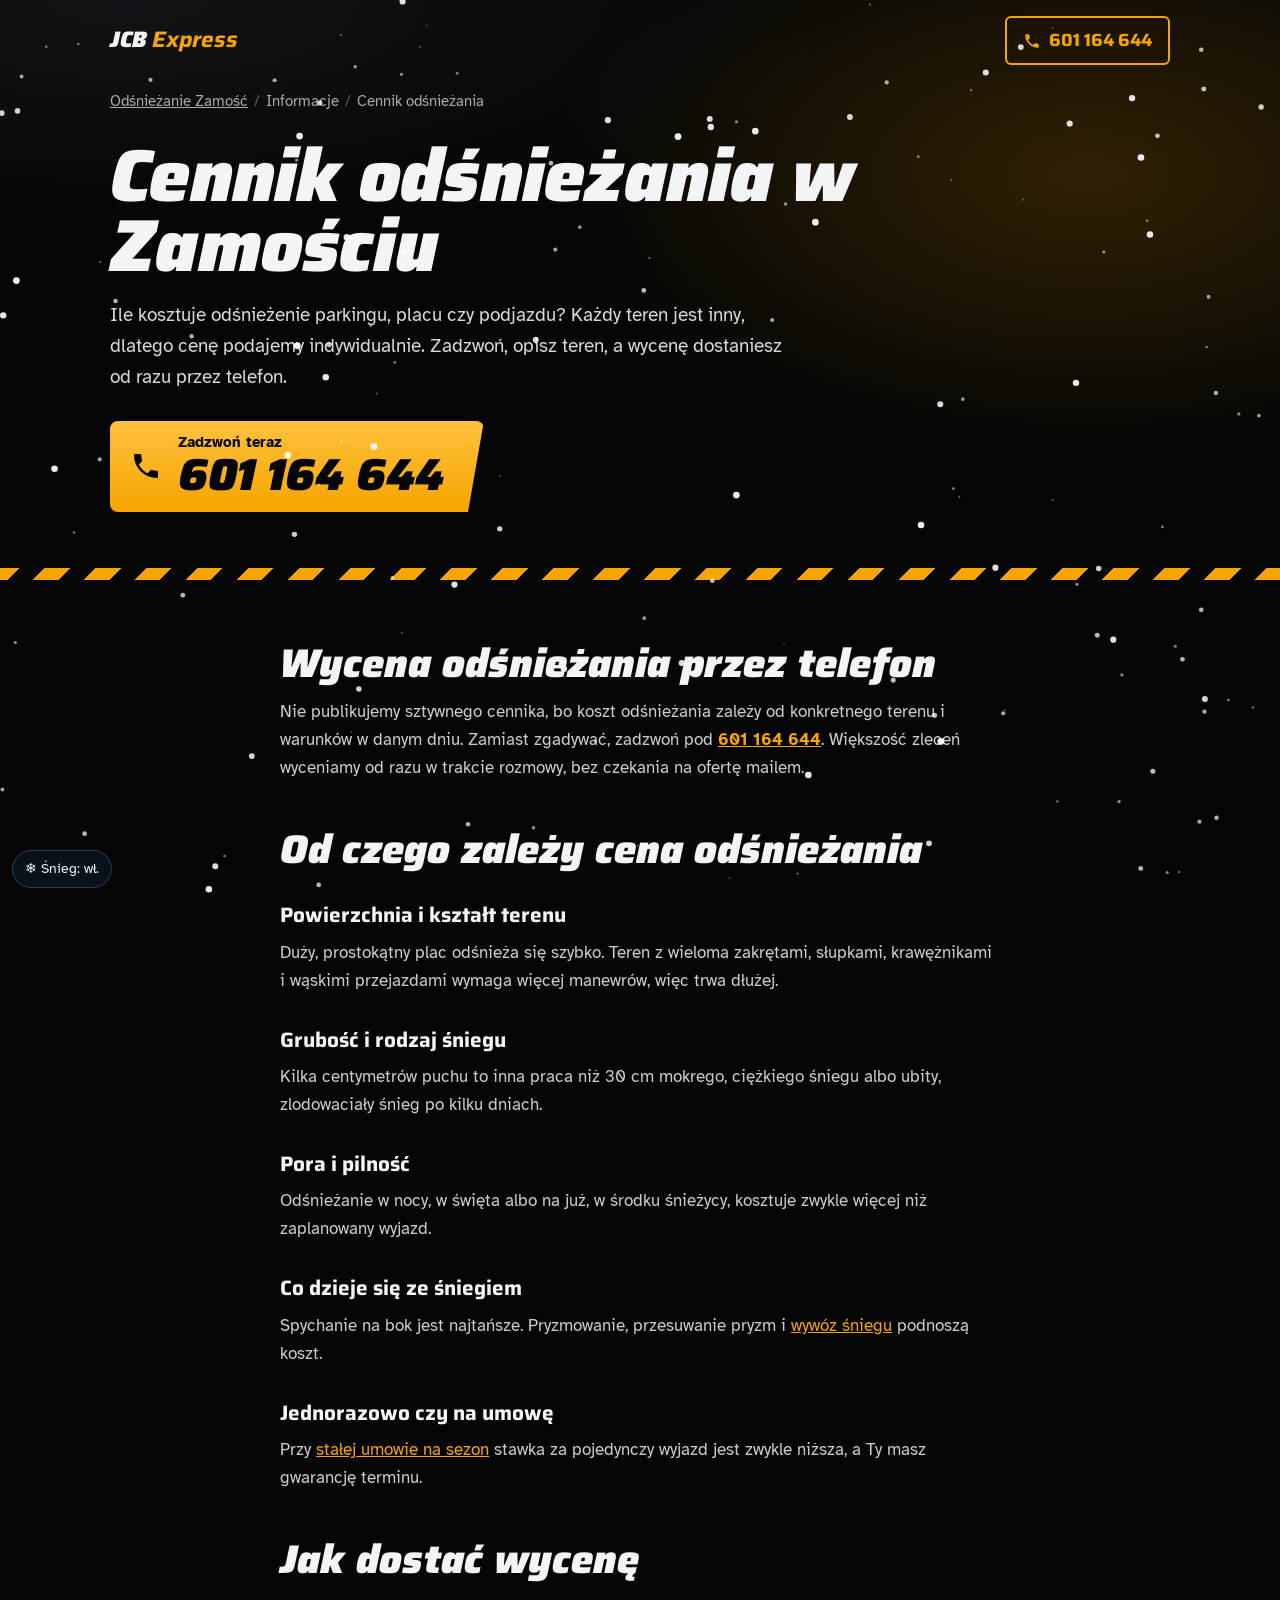
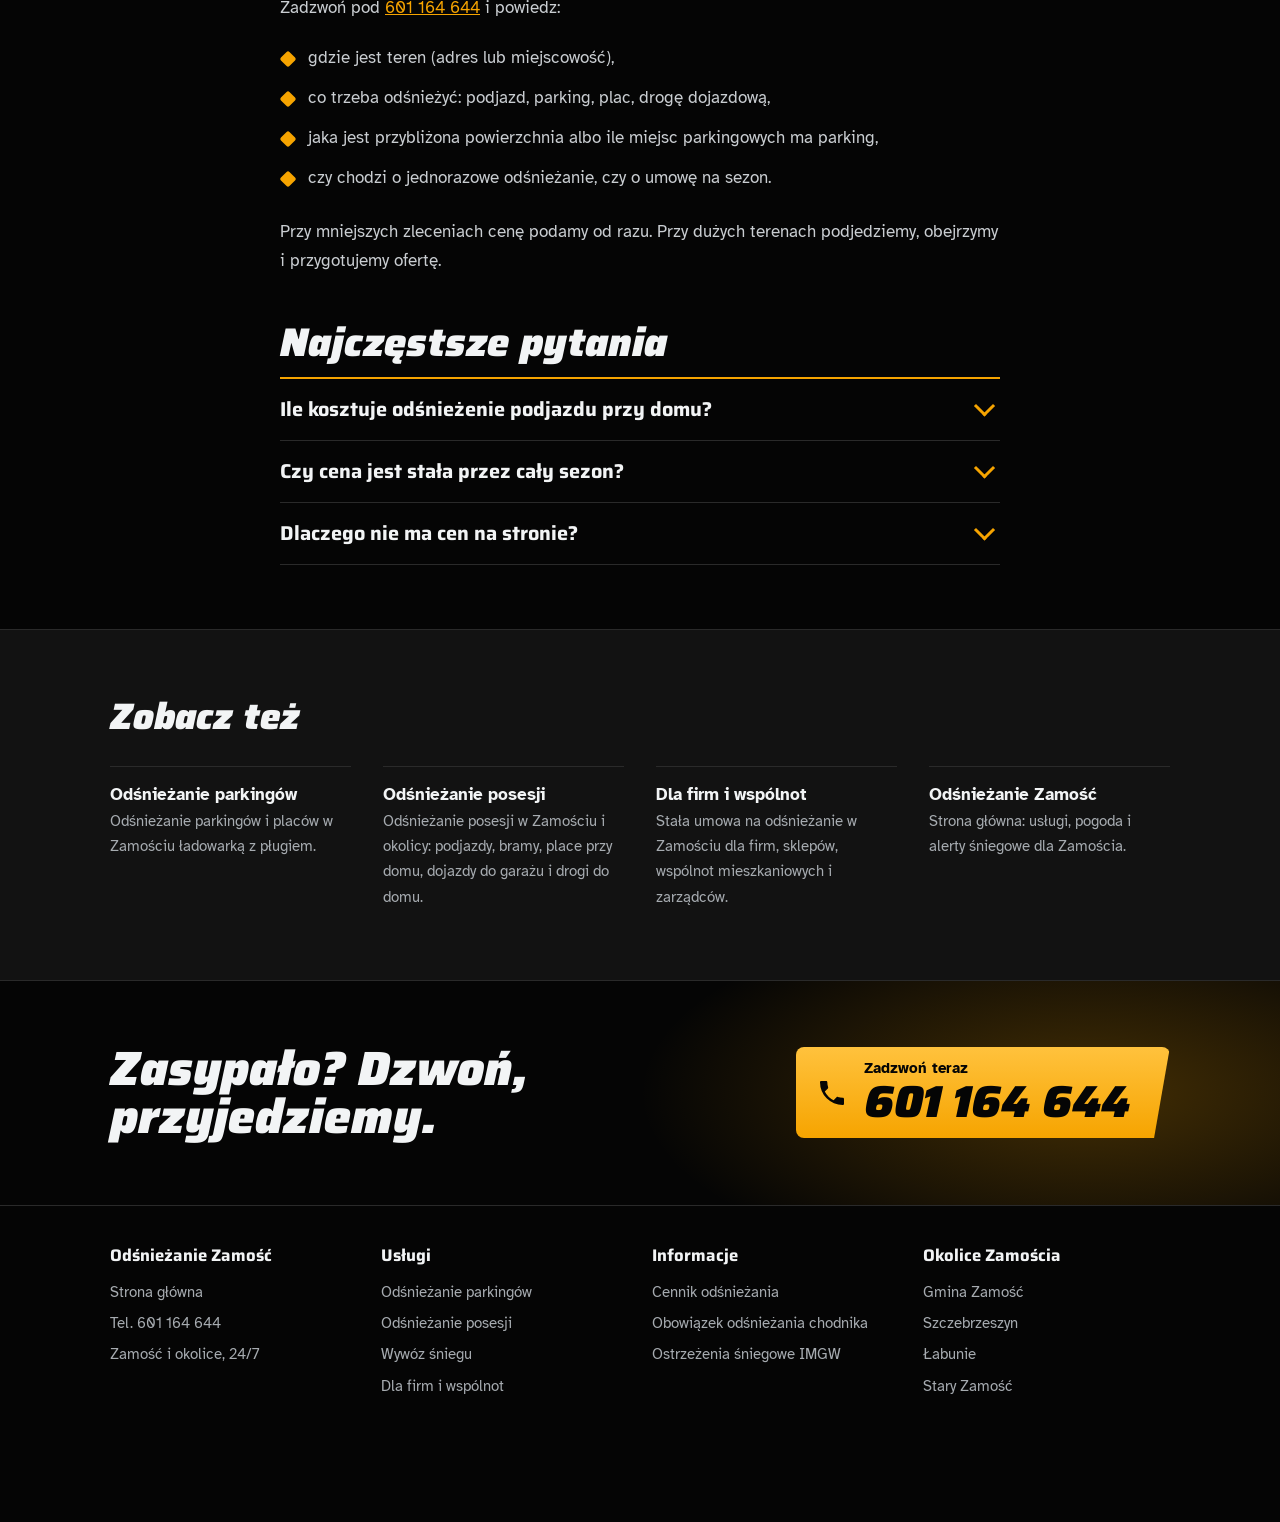
<file: cennik-odsniezania-zamosc/index.html>
<!doctype html>
<html lang="pl">
<head>
<meta charset="utf-8">
<meta name="viewport" content="width=device-width, initial-scale=1">
<title>Cennik odśnieżania Zamość – wycena przez telefon 601 164 644</title>
<meta name="description" content="Ile kosztuje odśnieżanie w Zamościu? Od czego zależy cena odśnieżania parkingu, placu i posesji. Szybka wycena przez telefon: 601 164 644.">
<meta name="robots" content="index, follow, max-image-preview:large, max-snippet:-1, max-video-preview:-1">
<link rel="canonical" href="https://www.odsniezaniezamosc.pl/cennik-odsniezania-zamosc/">
<meta name="geo.region" content="PL-LU">
<meta name="geo.placename" content="Zamość">
<meta property="og:type" content="website">
<meta property="og:locale" content="pl_PL">
<meta property="og:site_name" content="Odśnieżanie Zamość – JCB Express">
<meta property="og:title" content="Cennik odśnieżania Zamość – wycena przez telefon 601 164 644">
<meta property="og:description" content="Ile kosztuje odśnieżanie w Zamościu? Od czego zależy cena odśnieżania parkingu, placu i posesji. Szybka wycena przez telefon: 601 164 644.">
<meta property="og:url" content="https://www.odsniezaniezamosc.pl/cennik-odsniezania-zamosc/">
<meta property="og:image" content="https://www.odsniezaniezamosc.pl/img/odsniezanie-zamosc-og.jpg">
<meta name="twitter:card" content="summary_large_image">
<meta name="format-detection" content="telephone=yes">
<meta name="theme-color" content="#050505">
<link rel="icon" href="/favicon.ico" sizes="48x48">
<link rel="apple-touch-icon" href="/img/apple-touch-icon.png">
<link rel="manifest" href="/site.webmanifest">
<link rel="preconnect" href="https://fonts.googleapis.com">
<link rel="preconnect" href="https://fonts.gstatic.com" crossorigin>
<link href="https://fonts.googleapis.com/css2?family=Saira:ital,wght@0,500;0,700;1,800;1,900&family=Atkinson+Hyperlegible:wght@400;700&display=swap" rel="stylesheet">
<link rel="stylesheet" href="/css/podstrony.css">
<script type="application/ld+json">{"@context": "https://schema.org", "@type": "BreadcrumbList", "itemListElement": [{"@type": "ListItem", "position": 1, "name": "Odśnieżanie Zamość", "item": "https://www.odsniezaniezamosc.pl/"}, {"@type": "ListItem", "position": 2, "name": "Cennik odśnieżania", "item": "https://www.odsniezaniezamosc.pl/cennik-odsniezania-zamosc/"}]}</script>
<script type="application/ld+json">{"@context": "https://schema.org", "@type": "WebPage", "url": "https://www.odsniezaniezamosc.pl/cennik-odsniezania-zamosc/", "name": "Cennik odśnieżania Zamość – wycena przez telefon 601 164 644", "inLanguage": "pl", "primaryImageOfPage": {"@type": "ImageObject", "url": "https://www.odsniezaniezamosc.pl/img/odsniezanie-zamosc-ladowarka-jcb-plug.jpg", "width": 600, "height": 800}}</script>
<script type="application/ld+json">{"@context": "https://schema.org", "@type": "FAQPage", "mainEntity": [{"@type": "Question", "name": "Ile kosztuje odśnieżenie podjazdu przy domu?", "acceptedAnswer": {"@type": "Answer", "text": "Przy małych podjazdach cena zależy głównie od dojazdu maszyny i czasu pracy, a nie od metrów. Zadzwoń, podaj adres i wielkość podjazdu, a podamy kwotę od razu."}}, {"@type": "Question", "name": "Czy cena jest stała przez cały sezon?", "acceptedAnswer": {"@type": "Answer", "text": "Przy umowie sezonowej ustalamy stawki z góry na całą zimę. Przy zleceniach jednorazowych cena zależy od warunków w danym dniu."}}, {"@type": "Question", "name": "Dlaczego nie ma cen na stronie?", "acceptedAnswer": {"@type": "Answer", "text": "Bo każdy teren jest inny: liczy się powierzchnia, ilość śniegu, pora i to, co dzieje się ze śniegiem. Cenę podajemy przez telefon pod numerem 601 164 644, zwykle od razu w trakcie rozmowy."}}]}</script>
<script type="application/ld+json">{"@context": "https://schema.org", "@type": "Service", "name": "Wycena odśnieżania", "serviceType": "Odśnieżanie", "url": "https://www.odsniezaniezamosc.pl/cennik-odsniezania-zamosc/", "description": "Ile kosztuje odśnieżanie w Zamościu? Od czego zależy cena odśnieżania parkingu, placu i posesji. Szybka wycena przez telefon: 601 164 644.", "provider": {"@type": "LocalBusiness", "@id": "https://www.odsniezaniezamosc.pl/#firma", "name": "JCB Express – Odśnieżanie Zamość", "telephone": "+48601164644", "url": "https://www.odsniezaniezamosc.pl/"}, "areaServed": [{"@type": "City", "name": "Zamość"}]}</script>
</head>
<body>
<canvas id="snieg" aria-hidden="true"></canvas>

<header class="hero">
  <div class="wrap">
    <nav class="bar" aria-label="Główna">
      <a class="brand" href="/" aria-label="Odśnieżanie Zamość – strona główna">JCB <b>Express</b></a>
      <a class="bar-tel" href="tel:+48601164644" aria-label="Zadzwoń: 601 164 644"><svg width="18" height="18" viewBox="0 0 24 24" aria-hidden="true"><path fill="currentColor" d="M6.6 10.8a15.1 15.1 0 0 0 6.6 6.6l2.2-2.2c.3-.3.7-.4 1-.2 1.1.4 2.3.6 3.6.6.6 0 1 .4 1 1V20c0 .6-.4 1-1 1A17 17 0 0 1 3 4c0-.6.4-1 1-1h3.5c.6 0 1 .4 1 1 0 1.3.2 2.5.6 3.6.1.3 0 .7-.2 1z"/></svg><span class="num">601 164 644</span></a>
    </nav>
    <nav class="crumbs" aria-label="Okruszki">
      <ol><li><a href="/">Odśnieżanie Zamość</a></li><li>Informacje</li><li aria-current="page">Cennik odśnieżania</li></ol>
    </nav>
    <div class="hero-in">
      <h1>Cennik odśnieżania w Zamościu</h1>
      <p class="lead">Ile kosztuje odśnieżenie parkingu, placu czy podjazdu? Każdy teren jest inny, dlatego cenę podajemy indywidualnie. Zadzwoń, opisz teren, a wycenę dostaniesz od razu przez telefon.</p>
      <a class="call" href="tel:+48601164644"><svg width="32" height="32" viewBox="0 0 24 24" aria-hidden="true"><path fill="currentColor" d="M6.6 10.8a15.1 15.1 0 0 0 6.6 6.6l2.2-2.2c.3-.3.7-.4 1-.2 1.1.4 2.3.6 3.6.6.6 0 1 .4 1 1V20c0 .6-.4 1-1 1A17 17 0 0 1 3 4c0-.6.4-1 1-1h3.5c.6 0 1 .4 1 1 0 1.3.2 2.5.6 3.6.1.3 0 .7-.2 1z"/></svg><span><small>Zadzwoń teraz</small><strong>601 164 644</strong></span></a>
    </div>
  </div>
  <div class="stripe" aria-hidden="true"></div>
</header>

<main>
  
  <article class="content">
    <div class="wrap narrow">

<h2>Wycena odśnieżania przez telefon</h2>
<p>Nie publikujemy sztywnego cennika, bo koszt odśnieżania zależy od konkretnego terenu i warunków w danym dniu. Zamiast zgadywać, zadzwoń pod <strong><a href="tel:+48601164644">601 164 644</a></strong>. Większość zleceń wyceniamy od razu w trakcie rozmowy, bez czekania na ofertę mailem.</p>
<h2>Od czego zależy cena odśnieżania</h2>
<h3>Powierzchnia i kształt terenu</h3>
<p>Duży, prostokątny plac odśnieża się szybko. Teren z wieloma zakrętami, słupkami, krawężnikami i wąskimi przejazdami wymaga więcej manewrów, więc trwa dłużej.</p>
<h3>Grubość i rodzaj śniegu</h3>
<p>Kilka centymetrów puchu to inna praca niż 30 cm mokrego, ciężkiego śniegu albo ubity, zlodowaciały śnieg po kilku dniach.</p>
<h3>Pora i pilność</h3>
<p>Odśnieżanie w nocy, w święta albo na już, w środku śnieżycy, kosztuje zwykle więcej niż zaplanowany wyjazd.</p>
<h3>Co dzieje się ze śniegiem</h3>
<p>Spychanie na bok jest najtańsze. Pryzmowanie, przesuwanie pryzm i <a href="/wywoz-sniegu-zamosc/">wywóz śniegu</a> podnoszą koszt.</p>
<h3>Jednorazowo czy na umowę</h3>
<p>Przy <a href="/odsniezanie-dla-firm-i-wspolnot/">stałej umowie na sezon</a> stawka za pojedynczy wyjazd jest zwykle niższa, a Ty masz gwarancję terminu.</p>

<h2>Jak dostać wycenę</h2>
<p>Zadzwoń pod <a href="tel:+48601164644">601 164 644</a> i powiedz:</p>
<ul class="ticks">
<li>gdzie jest teren (adres lub miejscowość),</li>
<li>co trzeba odśnieżyć: podjazd, parking, plac, drogę dojazdową,</li>
<li>jaka jest przybliżona powierzchnia albo ile miejsc parkingowych ma parking,</li>
<li>czy chodzi o jednorazowe odśnieżanie, czy o umowę na sezon.</li>
</ul>
<p>Przy mniejszych zleceniach cenę podamy od razu. Przy dużych terenach podjedziemy, obejrzymy i przygotujemy ofertę.</p>

      <h2>Najczęstsze pytania</h2>
      <div class="faq"><details><summary>Ile kosztuje odśnieżenie podjazdu przy domu?</summary><p>Przy małych podjazdach cena zależy głównie od dojazdu maszyny i czasu pracy, a nie od metrów. Zadzwoń, podaj adres i wielkość podjazdu, a podamy kwotę od razu.</p></details><details><summary>Czy cena jest stała przez cały sezon?</summary><p>Przy umowie sezonowej ustalamy stawki z góry na całą zimę. Przy zleceniach jednorazowych cena zależy od warunków w danym dniu.</p></details><details><summary>Dlaczego nie ma cen na stronie?</summary><p>Bo każdy teren jest inny: liczy się powierzchnia, ilość śniegu, pora i to, co dzieje się ze śniegiem. Cenę podajemy przez telefon pod numerem 601 164 644, zwykle od razu w trakcie rozmowy.</p></details></div>
    </div>
  </article>

  <section class="related" aria-labelledby="rel-h">
    <div class="wrap">
      <h2 id="rel-h">Zobacz też</h2>
      <ul class="links"><li><a href="/odsniezanie-parkingow-zamosc/">Odśnieżanie parkingów<span>Odśnieżanie parkingów i placów w Zamościu ładowarką z pługiem.</span></a></li><li><a href="/odsniezanie-posesji-zamosc/">Odśnieżanie posesji<span>Odśnieżanie posesji w Zamościu i okolicy: podjazdy, bramy, place przy domu, dojazdy do garażu i drogi do domu.</span></a></li><li><a href="/odsniezanie-dla-firm-i-wspolnot/">Dla firm i wspólnot<span>Stała umowa na odśnieżanie w Zamościu dla firm, sklepów, wspólnot mieszkaniowych i zarządców.</span></a></li><li><a href="/">Odśnieżanie Zamość<span>Strona główna: usługi, pogoda i alerty śniegowe dla Zamościa.</span></a></li></ul>
    </div>
  </section>

  <section class="closing" aria-labelledby="tel-h">
    <div class="wrap">
      <h2 id="tel-h">Zasypało? Dzwoń, przyjedziemy.</h2>
      <a class="call" href="tel:+48601164644"><svg width="32" height="32" viewBox="0 0 24 24" aria-hidden="true"><path fill="currentColor" d="M6.6 10.8a15.1 15.1 0 0 0 6.6 6.6l2.2-2.2c.3-.3.7-.4 1-.2 1.1.4 2.3.6 3.6.6.6 0 1 .4 1 1V20c0 .6-.4 1-1 1A17 17 0 0 1 3 4c0-.6.4-1 1-1h3.5c.6 0 1 .4 1 1 0 1.3.2 2.5.6 3.6.1.3 0 .7-.2 1z"/></svg><span><small>Zadzwoń teraz</small><strong>601 164 644</strong></span></a>
    </div>
  </section>
</main>

<footer>
  <div class="wrap foot">
    <div><h3>Odśnieżanie Zamość</h3><ul><li><a href="/">Strona główna</a></li><li>Tel. <a href="tel:+48601164644">601 164 644</a></li><li>Zamość i okolice, 24/7</li></ul></div>
    <div><h3>Usługi</h3><ul><li><a href="/odsniezanie-parkingow-zamosc/">Odśnieżanie parkingów</a></li><li><a href="/odsniezanie-posesji-zamosc/">Odśnieżanie posesji</a></li><li><a href="/wywoz-sniegu-zamosc/">Wywóz śniegu</a></li><li><a href="/odsniezanie-dla-firm-i-wspolnot/">Dla firm i wspólnot</a></li></ul></div>
    <div><h3>Informacje</h3><ul><li><a href="/cennik-odsniezania-zamosc/">Cennik odśnieżania</a></li><li><a href="/obowiazek-odsniezania-chodnika/">Obowiązek odśnieżania chodnika</a></li><li><a href="/ostrzezenia-sniegowe/">Ostrzeżenia śniegowe IMGW</a></li></ul></div>
    <div><h3>Okolice Zamościa</h3><ul><li><a href="/odsniezanie-gmina-zamosc/">Gmina Zamość</a></li><li><a href="/odsniezanie-szczebrzeszyn/">Szczebrzeszyn</a></li><li><a href="/odsniezanie-labunie/">Łabunie</a></li><li><a href="/odsniezanie-stary-zamosc/">Stary Zamość</a></li></ul></div>
  </div>
</footer>

<a class="dock" href="tel:+48601164644" aria-label="Zadzwoń: 601 164 644"><svg width="26" height="26" viewBox="0 0 24 24" aria-hidden="true"><path fill="currentColor" d="M6.6 10.8a15.1 15.1 0 0 0 6.6 6.6l2.2-2.2c.3-.3.7-.4 1-.2 1.1.4 2.3.6 3.6.6.6 0 1 .4 1 1V20c0 .6-.4 1-1 1A17 17 0 0 1 3 4c0-.6.4-1 1-1h3.5c.6 0 1 .4 1 1 0 1.3.2 2.5.6 3.6.1.3 0 .7-.2 1z"/></svg> Zadzwoń: 601 164 644</a>
<button type="button" class="snow-toggle" id="snow-toggle" aria-pressed="true">❄ Śnieg: wł.</button>
<script src="/js/snieg.js" defer></script>
</body>
</html>
</file>
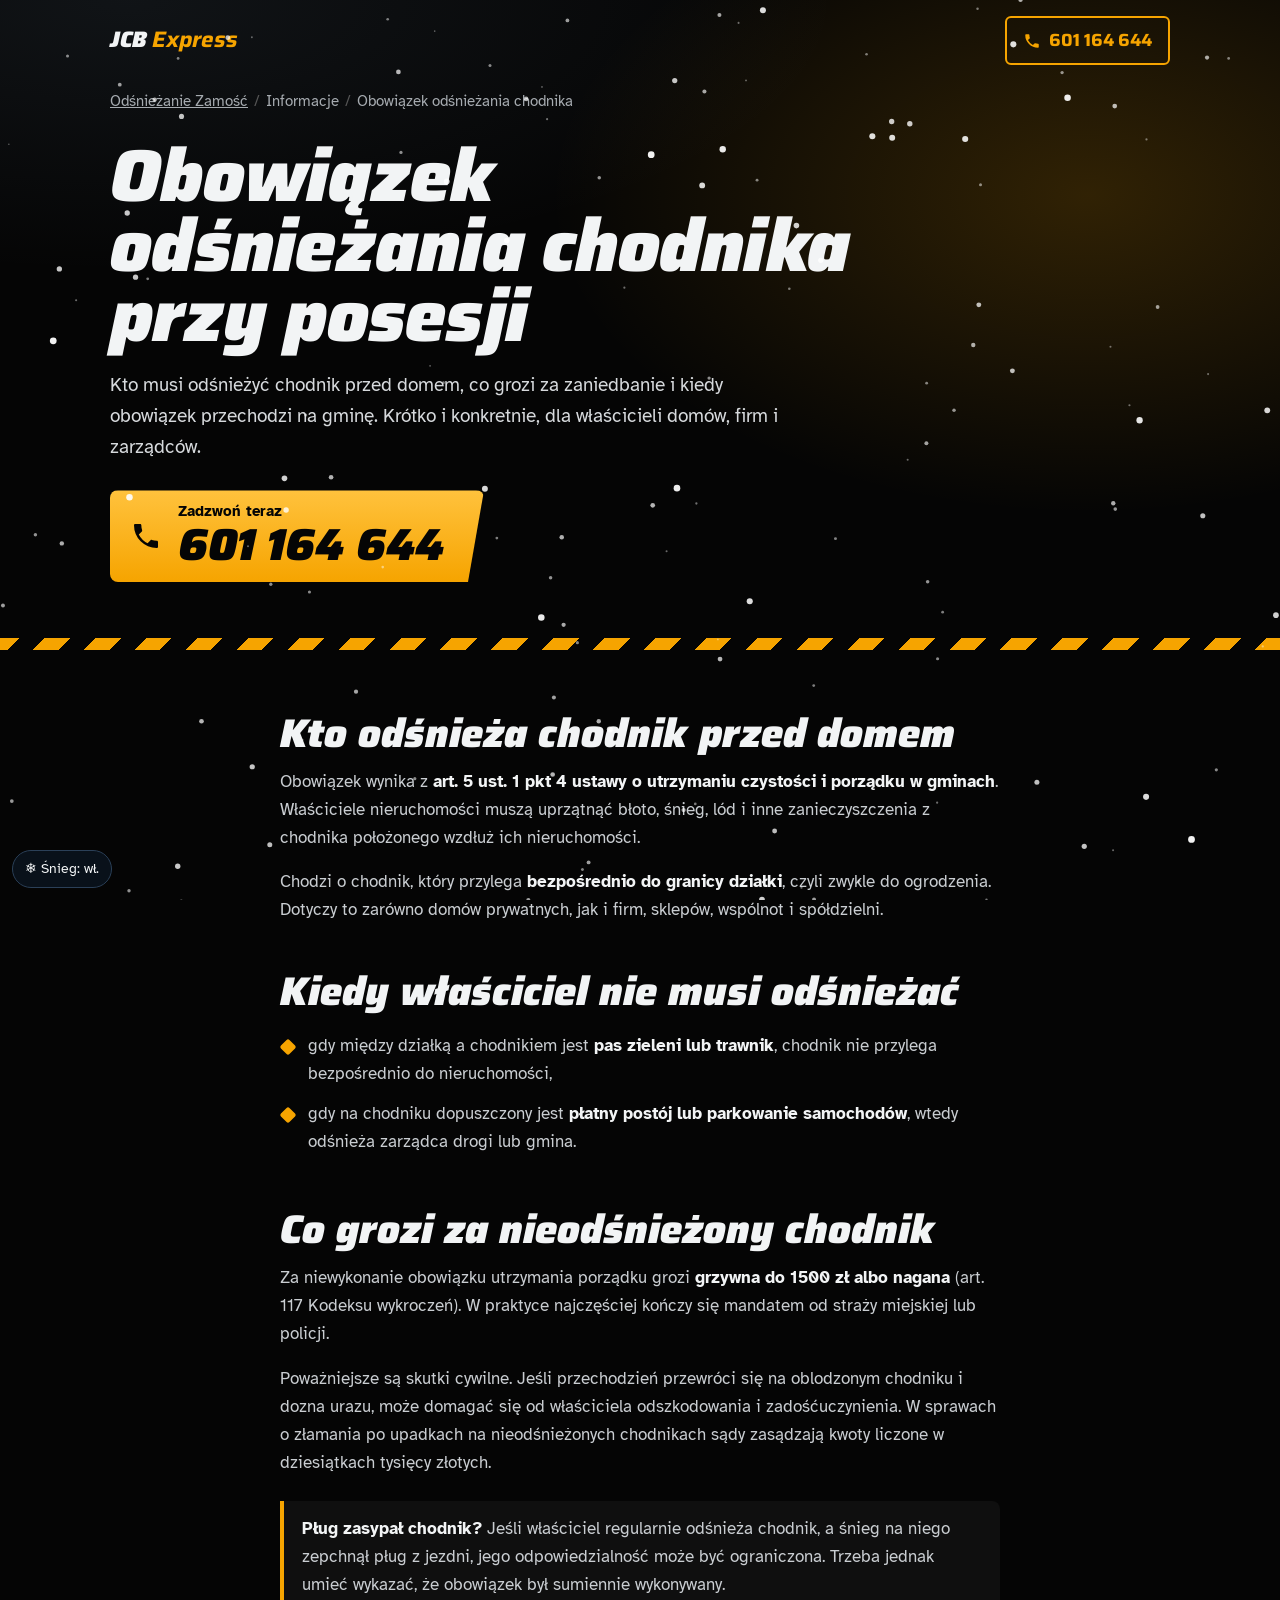
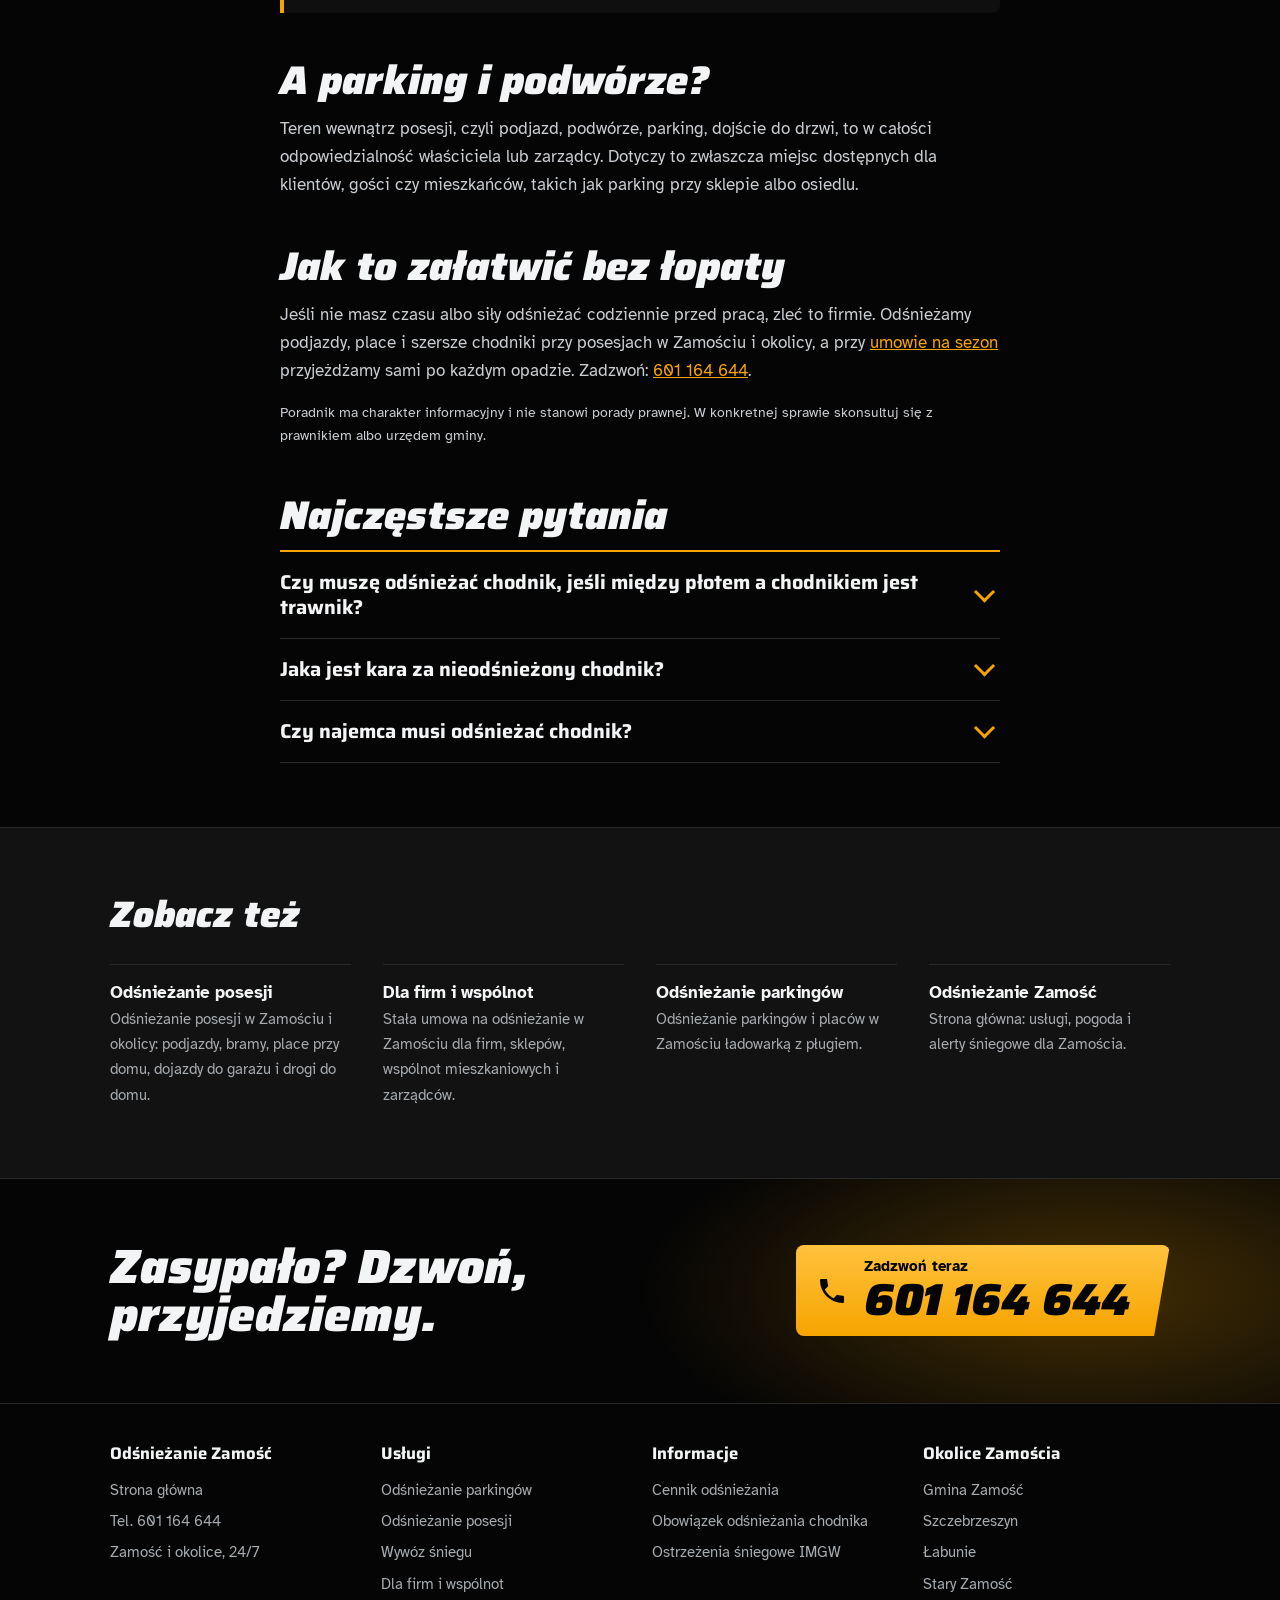
<file: obowiazek-odsniezania-chodnika/index.html>
<!doctype html>
<html lang="pl">
<head>
<meta charset="utf-8">
<meta name="viewport" content="width=device-width, initial-scale=1">
<title>Obowiązek odśnieżania chodnika przy posesji – kto i kiedy musi?</title>
<meta name="description" content="Kto musi odśnieżać chodnik przy posesji? Przepisy, wyjątki i kary za nieodśnieżony chodnik oraz parking. Poradnik dla mieszkańców Zamościa i okolic.">
<meta name="robots" content="index, follow, max-image-preview:large, max-snippet:-1, max-video-preview:-1">
<link rel="canonical" href="https://www.odsniezaniezamosc.pl/obowiazek-odsniezania-chodnika/">
<meta name="geo.region" content="PL-LU">
<meta name="geo.placename" content="Zamość">
<meta property="og:type" content="website">
<meta property="og:locale" content="pl_PL">
<meta property="og:site_name" content="Odśnieżanie Zamość – JCB Express">
<meta property="og:title" content="Obowiązek odśnieżania chodnika przy posesji – kto i kiedy musi?">
<meta property="og:description" content="Kto musi odśnieżać chodnik przy posesji? Przepisy, wyjątki i kary za nieodśnieżony chodnik oraz parking. Poradnik dla mieszkańców Zamościa i okolic.">
<meta property="og:url" content="https://www.odsniezaniezamosc.pl/obowiazek-odsniezania-chodnika/">
<meta property="og:image" content="https://www.odsniezaniezamosc.pl/img/odsniezanie-zamosc-og.jpg">
<meta name="twitter:card" content="summary_large_image">
<meta name="format-detection" content="telephone=yes">
<meta name="theme-color" content="#050505">
<link rel="icon" href="/favicon.ico" sizes="48x48">
<link rel="apple-touch-icon" href="/img/apple-touch-icon.png">
<link rel="manifest" href="/site.webmanifest">
<link rel="preconnect" href="https://fonts.googleapis.com">
<link rel="preconnect" href="https://fonts.gstatic.com" crossorigin>
<link href="https://fonts.googleapis.com/css2?family=Saira:ital,wght@0,500;0,700;1,800;1,900&family=Atkinson+Hyperlegible:wght@400;700&display=swap" rel="stylesheet">
<link rel="stylesheet" href="/css/podstrony.css">
<script type="application/ld+json">{"@context": "https://schema.org", "@type": "BreadcrumbList", "itemListElement": [{"@type": "ListItem", "position": 1, "name": "Odśnieżanie Zamość", "item": "https://www.odsniezaniezamosc.pl/"}, {"@type": "ListItem", "position": 2, "name": "Obowiązek odśnieżania chodnika", "item": "https://www.odsniezaniezamosc.pl/obowiazek-odsniezania-chodnika/"}]}</script>
<script type="application/ld+json">{"@context": "https://schema.org", "@type": "WebPage", "url": "https://www.odsniezaniezamosc.pl/obowiazek-odsniezania-chodnika/", "name": "Obowiązek odśnieżania chodnika przy posesji – kto i kiedy musi?", "inLanguage": "pl", "primaryImageOfPage": {"@type": "ImageObject", "url": "https://www.odsniezaniezamosc.pl/img/odsniezanie-zamosc-ladowarka-jcb-plug.jpg", "width": 600, "height": 800}}</script>
<script type="application/ld+json">{"@context": "https://schema.org", "@type": "FAQPage", "mainEntity": [{"@type": "Question", "name": "Czy muszę odśnieżać chodnik, jeśli między płotem a chodnikiem jest trawnik?", "acceptedAnswer": {"@type": "Answer", "text": "Zwykle nie. Obowiązek dotyczy chodnika położonego bezpośrednio przy granicy nieruchomości. Gdy oddziela go pas zieleni, sądy uznają, że chodnik nie przylega do działki."}}, {"@type": "Question", "name": "Jaka jest kara za nieodśnieżony chodnik?", "acceptedAnswer": {"@type": "Answer", "text": "Za niewykonanie obowiązku grozi grzywna do 1500 zł lub nagana na podstawie art. 117 Kodeksu wykroczeń. Do tego dochodzi możliwa odpowiedzialność za szkodę, jeśli ktoś się przewróci."}}, {"@type": "Question", "name": "Czy najemca musi odśnieżać chodnik?", "acceptedAnswer": {"@type": "Answer", "text": "Ustawa nakłada obowiązek na właściciela nieruchomości, ale w umowie najmu można przenieść go na najemcę. Warto sprawdzić zapisy umowy."}}]}</script>
<script type="application/ld+json">{"@context": "https://schema.org", "@type": "Article", "headline": "Obowiązek odśnieżania chodnika przy posesji", "description": "Kto musi odśnieżać chodnik przy posesji? Przepisy, wyjątki i kary za nieodśnieżony chodnik oraz parking. Poradnik dla mieszkańców Zamościa i okolic.", "inLanguage": "pl", "dateModified": "2026-11-24", "mainEntityOfPage": "https://www.odsniezaniezamosc.pl/obowiazek-odsniezania-chodnika/", "author": {"@type": "Organization", "name": "JCB Express – Odśnieżanie Zamość", "url": "https://www.odsniezaniezamosc.pl/"}, "publisher": {"@type": "Organization", "name": "JCB Express – Odśnieżanie Zamość", "logo": {"@type": "ImageObject", "url": "https://www.odsniezaniezamosc.pl/img/odsniezanie-zamosc-jcb-express-logo.jpg"}}, "image": "https://www.odsniezaniezamosc.pl/img/odsniezanie-zamosc-og.jpg"}</script>
</head>
<body>
<canvas id="snieg" aria-hidden="true"></canvas>

<header class="hero">
  <div class="wrap">
    <nav class="bar" aria-label="Główna">
      <a class="brand" href="/" aria-label="Odśnieżanie Zamość – strona główna">JCB <b>Express</b></a>
      <a class="bar-tel" href="tel:+48601164644" aria-label="Zadzwoń: 601 164 644"><svg width="18" height="18" viewBox="0 0 24 24" aria-hidden="true"><path fill="currentColor" d="M6.6 10.8a15.1 15.1 0 0 0 6.6 6.6l2.2-2.2c.3-.3.7-.4 1-.2 1.1.4 2.3.6 3.6.6.6 0 1 .4 1 1V20c0 .6-.4 1-1 1A17 17 0 0 1 3 4c0-.6.4-1 1-1h3.5c.6 0 1 .4 1 1 0 1.3.2 2.5.6 3.6.1.3 0 .7-.2 1z"/></svg><span class="num">601 164 644</span></a>
    </nav>
    <nav class="crumbs" aria-label="Okruszki">
      <ol><li><a href="/">Odśnieżanie Zamość</a></li><li>Informacje</li><li aria-current="page">Obowiązek odśnieżania chodnika</li></ol>
    </nav>
    <div class="hero-in">
      <h1>Obowiązek odśnieżania chodnika przy posesji</h1>
      <p class="lead">Kto musi odśnieżyć chodnik przed domem, co grozi za zaniedbanie i kiedy obowiązek przechodzi na gminę. Krótko i konkretnie, dla właścicieli domów, firm i zarządców.</p>
      <a class="call" href="tel:+48601164644"><svg width="32" height="32" viewBox="0 0 24 24" aria-hidden="true"><path fill="currentColor" d="M6.6 10.8a15.1 15.1 0 0 0 6.6 6.6l2.2-2.2c.3-.3.7-.4 1-.2 1.1.4 2.3.6 3.6.6.6 0 1 .4 1 1V20c0 .6-.4 1-1 1A17 17 0 0 1 3 4c0-.6.4-1 1-1h3.5c.6 0 1 .4 1 1 0 1.3.2 2.5.6 3.6.1.3 0 .7-.2 1z"/></svg><span><small>Zadzwoń teraz</small><strong>601 164 644</strong></span></a>
    </div>
  </div>
  <div class="stripe" aria-hidden="true"></div>
</header>

<main>
  
  <article class="content">
    <div class="wrap narrow">

<h2>Kto odśnieża chodnik przed domem</h2>
<p>Obowiązek wynika z <strong>art. 5 ust. 1 pkt 4 ustawy o utrzymaniu czystości i porządku w gminach</strong>. Właściciele nieruchomości muszą uprzątnąć błoto, śnieg, lód i inne zanieczyszczenia z chodnika położonego wzdłuż ich nieruchomości.</p>
<p>Chodzi o chodnik, który przylega <strong>bezpośrednio do granicy działki</strong>, czyli zwykle do ogrodzenia. Dotyczy to zarówno domów prywatnych, jak i firm, sklepów, wspólnot i spółdzielni.</p>

<h2>Kiedy właściciel nie musi odśnieżać</h2>
<ul class="ticks">
<li>gdy między działką a chodnikiem jest <strong>pas zieleni lub trawnik</strong>, chodnik nie przylega bezpośrednio do nieruchomości,</li>
<li>gdy na chodniku dopuszczony jest <strong>płatny postój lub parkowanie samochodów</strong>, wtedy odśnieża zarządca drogi lub gmina.</li>
</ul>

<h2>Co grozi za nieodśnieżony chodnik</h2>
<p>Za niewykonanie obowiązku utrzymania porządku grozi <strong>grzywna do 1500 zł albo nagana</strong> (art. 117 Kodeksu wykroczeń). W praktyce najczęściej kończy się mandatem od straży miejskiej lub policji.</p>
<p>Poważniejsze są skutki cywilne. Jeśli przechodzień przewróci się na oblodzonym chodniku i dozna urazu, może domagać się od właściciela odszkodowania i zadośćuczynienia. W sprawach o złamania po upadkach na nieodśnieżonych chodnikach sądy zasądzają kwoty liczone w dziesiątkach tysięcy złotych.</p>
<div class="note"><p><strong>Pług zasypał chodnik?</strong> Jeśli właściciel regularnie odśnieża chodnik, a śnieg na niego zepchnął pług z jezdni, jego odpowiedzialność może być ograniczona. Trzeba jednak umieć wykazać, że obowiązek był sumiennie wykonywany.</p></div>

<h2>A parking i podwórze?</h2>
<p>Teren wewnątrz posesji, czyli podjazd, podwórze, parking, dojście do drzwi, to w całości odpowiedzialność właściciela lub zarządcy. Dotyczy to zwłaszcza miejsc dostępnych dla klientów, gości czy mieszkańców, takich jak parking przy sklepie albo osiedlu.</p>

<h2>Jak to załatwić bez łopaty</h2>
<p>Jeśli nie masz czasu albo siły odśnieżać codziennie przed pracą, zleć to firmie. Odśnieżamy podjazdy, place i szersze chodniki przy posesjach w Zamościu i okolicy, a przy <a href="/odsniezanie-dla-firm-i-wspolnot/">umowie na sezon</a> przyjeżdżamy sami po każdym opadzie. Zadzwoń: <a href="tel:+48601164644">601 164 644</a>.</p>
<p class="src">Poradnik ma charakter informacyjny i nie stanowi porady prawnej. W konkretnej sprawie skonsultuj się z prawnikiem albo urzędem gminy.</p>

      <h2>Najczęstsze pytania</h2>
      <div class="faq"><details><summary>Czy muszę odśnieżać chodnik, jeśli między płotem a chodnikiem jest trawnik?</summary><p>Zwykle nie. Obowiązek dotyczy chodnika położonego bezpośrednio przy granicy nieruchomości. Gdy oddziela go pas zieleni, sądy uznają, że chodnik nie przylega do działki.</p></details><details><summary>Jaka jest kara za nieodśnieżony chodnik?</summary><p>Za niewykonanie obowiązku grozi grzywna do 1500 zł lub nagana na podstawie art. 117 Kodeksu wykroczeń. Do tego dochodzi możliwa odpowiedzialność za szkodę, jeśli ktoś się przewróci.</p></details><details><summary>Czy najemca musi odśnieżać chodnik?</summary><p>Ustawa nakłada obowiązek na właściciela nieruchomości, ale w umowie najmu można przenieść go na najemcę. Warto sprawdzić zapisy umowy.</p></details></div>
    </div>
  </article>

  <section class="related" aria-labelledby="rel-h">
    <div class="wrap">
      <h2 id="rel-h">Zobacz też</h2>
      <ul class="links"><li><a href="/odsniezanie-posesji-zamosc/">Odśnieżanie posesji<span>Odśnieżanie posesji w Zamościu i okolicy: podjazdy, bramy, place przy domu, dojazdy do garażu i drogi do domu.</span></a></li><li><a href="/odsniezanie-dla-firm-i-wspolnot/">Dla firm i wspólnot<span>Stała umowa na odśnieżanie w Zamościu dla firm, sklepów, wspólnot mieszkaniowych i zarządców.</span></a></li><li><a href="/odsniezanie-parkingow-zamosc/">Odśnieżanie parkingów<span>Odśnieżanie parkingów i placów w Zamościu ładowarką z pługiem.</span></a></li><li><a href="/">Odśnieżanie Zamość<span>Strona główna: usługi, pogoda i alerty śniegowe dla Zamościa.</span></a></li></ul>
    </div>
  </section>

  <section class="closing" aria-labelledby="tel-h">
    <div class="wrap">
      <h2 id="tel-h">Zasypało? Dzwoń, przyjedziemy.</h2>
      <a class="call" href="tel:+48601164644"><svg width="32" height="32" viewBox="0 0 24 24" aria-hidden="true"><path fill="currentColor" d="M6.6 10.8a15.1 15.1 0 0 0 6.6 6.6l2.2-2.2c.3-.3.7-.4 1-.2 1.1.4 2.3.6 3.6.6.6 0 1 .4 1 1V20c0 .6-.4 1-1 1A17 17 0 0 1 3 4c0-.6.4-1 1-1h3.5c.6 0 1 .4 1 1 0 1.3.2 2.5.6 3.6.1.3 0 .7-.2 1z"/></svg><span><small>Zadzwoń teraz</small><strong>601 164 644</strong></span></a>
    </div>
  </section>
</main>

<footer>
  <div class="wrap foot">
    <div><h3>Odśnieżanie Zamość</h3><ul><li><a href="/">Strona główna</a></li><li>Tel. <a href="tel:+48601164644">601 164 644</a></li><li>Zamość i okolice, 24/7</li></ul></div>
    <div><h3>Usługi</h3><ul><li><a href="/odsniezanie-parkingow-zamosc/">Odśnieżanie parkingów</a></li><li><a href="/odsniezanie-posesji-zamosc/">Odśnieżanie posesji</a></li><li><a href="/wywoz-sniegu-zamosc/">Wywóz śniegu</a></li><li><a href="/odsniezanie-dla-firm-i-wspolnot/">Dla firm i wspólnot</a></li></ul></div>
    <div><h3>Informacje</h3><ul><li><a href="/cennik-odsniezania-zamosc/">Cennik odśnieżania</a></li><li><a href="/obowiazek-odsniezania-chodnika/">Obowiązek odśnieżania chodnika</a></li><li><a href="/ostrzezenia-sniegowe/">Ostrzeżenia śniegowe IMGW</a></li></ul></div>
    <div><h3>Okolice Zamościa</h3><ul><li><a href="/odsniezanie-gmina-zamosc/">Gmina Zamość</a></li><li><a href="/odsniezanie-szczebrzeszyn/">Szczebrzeszyn</a></li><li><a href="/odsniezanie-labunie/">Łabunie</a></li><li><a href="/odsniezanie-stary-zamosc/">Stary Zamość</a></li></ul></div>
  </div>
</footer>

<a class="dock" href="tel:+48601164644" aria-label="Zadzwoń: 601 164 644"><svg width="26" height="26" viewBox="0 0 24 24" aria-hidden="true"><path fill="currentColor" d="M6.6 10.8a15.1 15.1 0 0 0 6.6 6.6l2.2-2.2c.3-.3.7-.4 1-.2 1.1.4 2.3.6 3.6.6.6 0 1 .4 1 1V20c0 .6-.4 1-1 1A17 17 0 0 1 3 4c0-.6.4-1 1-1h3.5c.6 0 1 .4 1 1 0 1.3.2 2.5.6 3.6.1.3 0 .7-.2 1z"/></svg> Zadzwoń: 601 164 644</a>
<button type="button" class="snow-toggle" id="snow-toggle" aria-pressed="true">❄ Śnieg: wł.</button>
<script src="/js/snieg.js" defer></script>
</body>
</html>
</file>
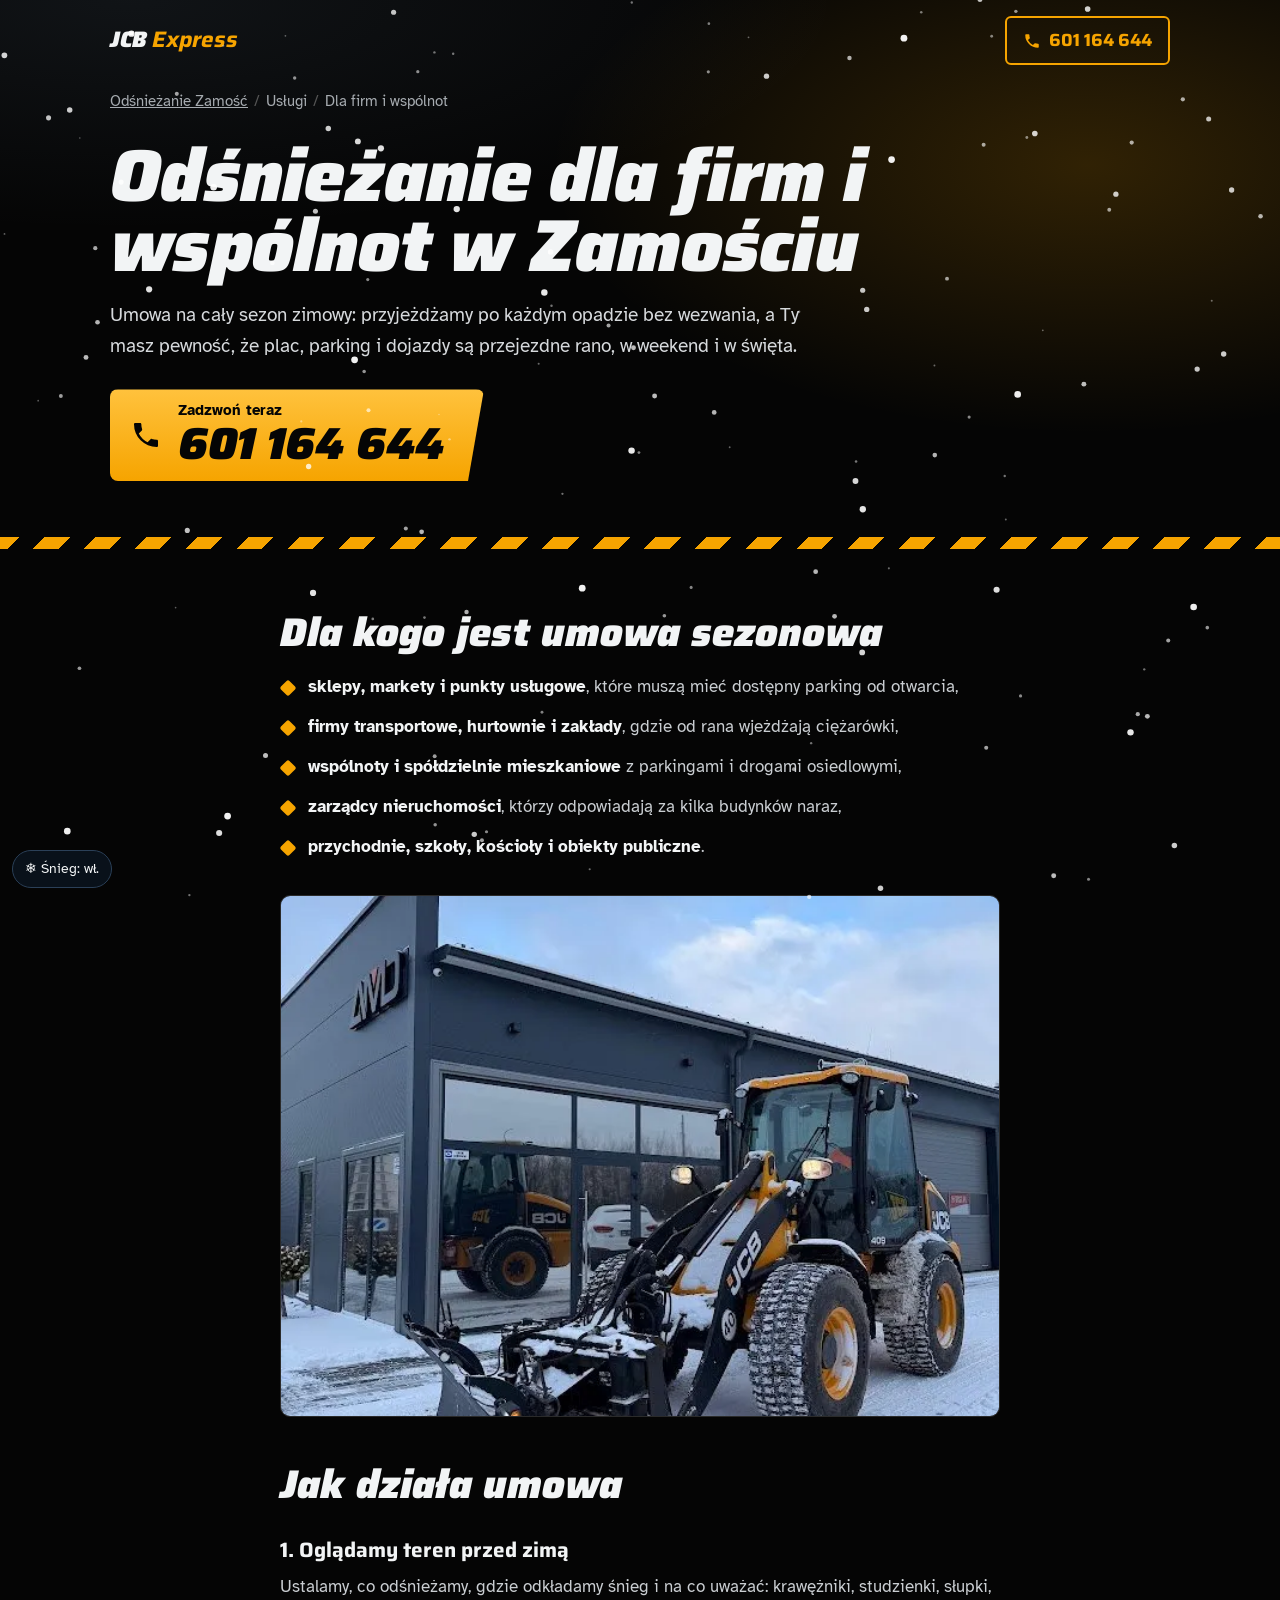
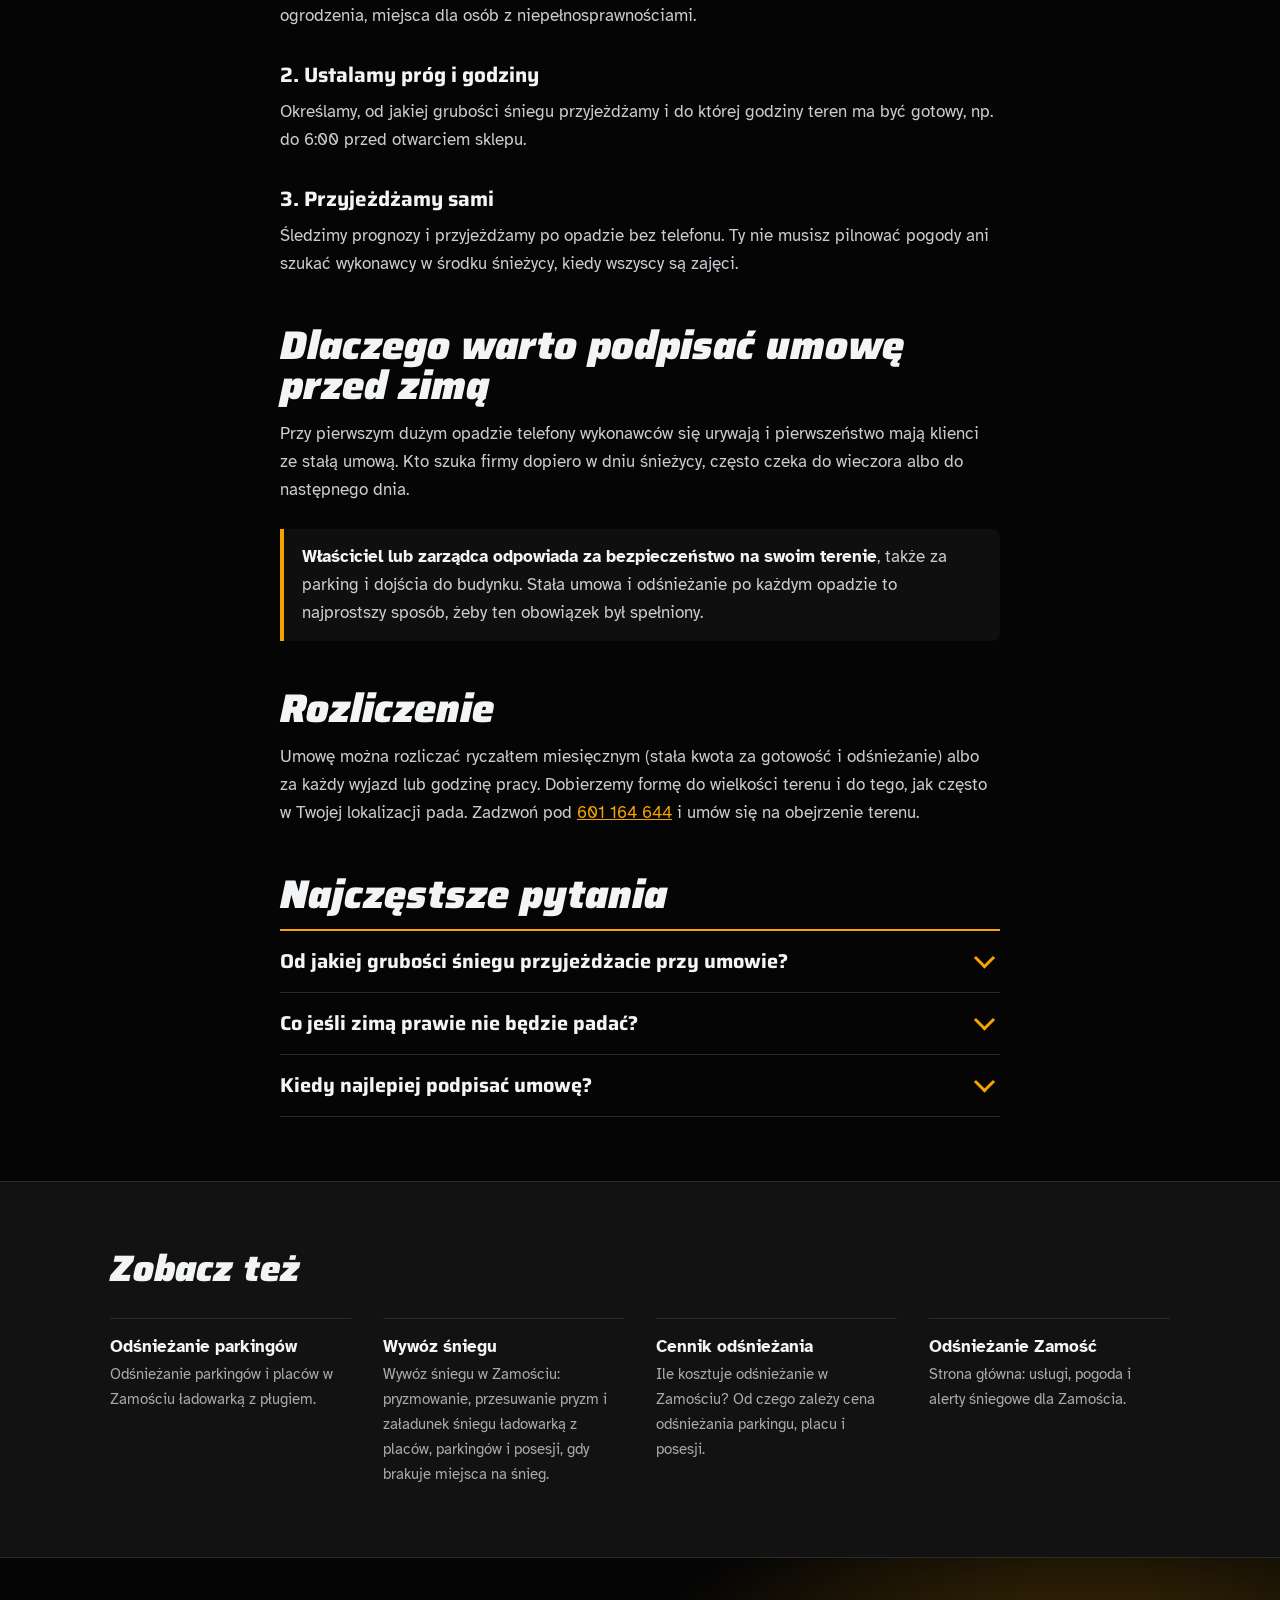
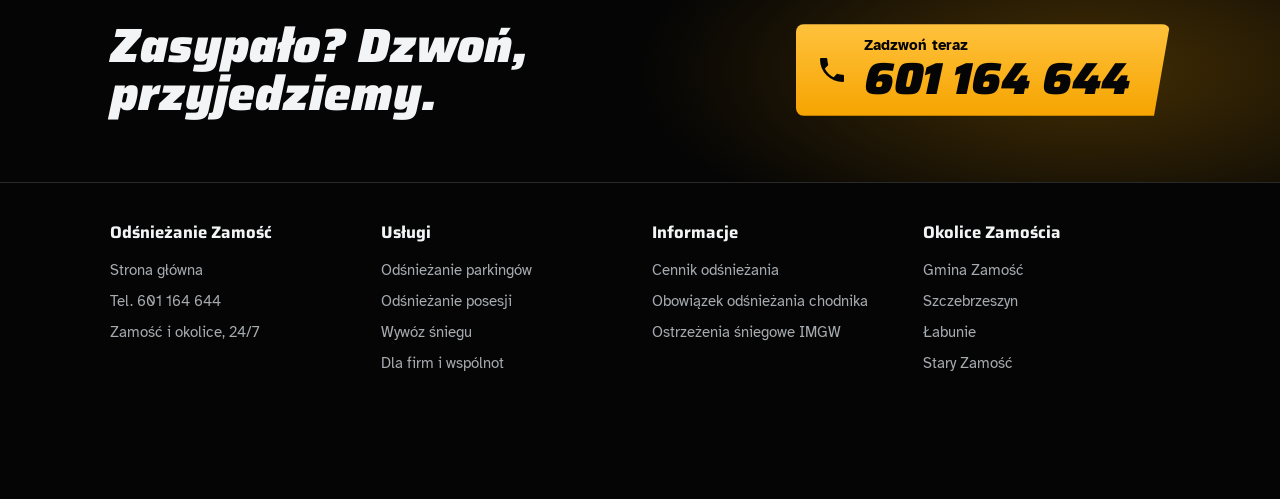
<file: odsniezanie-dla-firm-i-wspolnot/index.html>
<!doctype html>
<html lang="pl">
<head>
<meta charset="utf-8">
<meta name="viewport" content="width=device-width, initial-scale=1">
<title>Odśnieżanie dla firm i wspólnot Zamość – umowa na sezon zimowy</title>
<meta name="description" content="Stała umowa na odśnieżanie w Zamościu dla firm, sklepów, wspólnot mieszkaniowych i zarządców. Przyjeżdżamy po każdym opadzie bez wezwania. Tel. 601 164 644.">
<meta name="robots" content="index, follow, max-image-preview:large, max-snippet:-1, max-video-preview:-1">
<link rel="canonical" href="https://www.odsniezaniezamosc.pl/odsniezanie-dla-firm-i-wspolnot/">
<meta name="geo.region" content="PL-LU">
<meta name="geo.placename" content="Zamość">
<meta property="og:type" content="website">
<meta property="og:locale" content="pl_PL">
<meta property="og:site_name" content="Odśnieżanie Zamość – JCB Express">
<meta property="og:title" content="Odśnieżanie dla firm i wspólnot Zamość – umowa na sezon zimowy">
<meta property="og:description" content="Stała umowa na odśnieżanie w Zamościu dla firm, sklepów, wspólnot mieszkaniowych i zarządców. Przyjeżdżamy po każdym opadzie bez wezwania. Tel. 601 164 644.">
<meta property="og:url" content="https://www.odsniezaniezamosc.pl/odsniezanie-dla-firm-i-wspolnot/">
<meta property="og:image" content="https://www.odsniezaniezamosc.pl/img/odsniezanie-zamosc-og.jpg">
<meta name="twitter:card" content="summary_large_image">
<meta name="format-detection" content="telephone=yes">
<meta name="theme-color" content="#050505">
<link rel="icon" href="/favicon.ico" sizes="48x48">
<link rel="apple-touch-icon" href="/img/apple-touch-icon.png">
<link rel="manifest" href="/site.webmanifest">
<link rel="preconnect" href="https://fonts.googleapis.com">
<link rel="preconnect" href="https://fonts.gstatic.com" crossorigin>
<link href="https://fonts.googleapis.com/css2?family=Saira:ital,wght@0,500;0,700;1,800;1,900&family=Atkinson+Hyperlegible:wght@400;700&display=swap" rel="stylesheet">
<link rel="stylesheet" href="/css/podstrony.css">
<script type="application/ld+json">{"@context": "https://schema.org", "@type": "BreadcrumbList", "itemListElement": [{"@type": "ListItem", "position": 1, "name": "Odśnieżanie Zamość", "item": "https://www.odsniezaniezamosc.pl/"}, {"@type": "ListItem", "position": 2, "name": "Dla firm i wspólnot", "item": "https://www.odsniezaniezamosc.pl/odsniezanie-dla-firm-i-wspolnot/"}]}</script>
<script type="application/ld+json">{"@context": "https://schema.org", "@type": "WebPage", "url": "https://www.odsniezaniezamosc.pl/odsniezanie-dla-firm-i-wspolnot/", "name": "Odśnieżanie dla firm i wspólnot Zamość – umowa na sezon zimowy", "inLanguage": "pl", "primaryImageOfPage": {"@type": "ImageObject", "url": "https://www.odsniezaniezamosc.pl/img/odsniezanie-zamosc-ladowarka-jcb-plug.jpg", "width": 600, "height": 800}}</script>
<script type="application/ld+json">{"@context": "https://schema.org", "@type": "FAQPage", "mainEntity": [{"@type": "Question", "name": "Od jakiej grubości śniegu przyjeżdżacie przy umowie?", "acceptedAnswer": {"@type": "Answer", "text": "Ustalamy to indywidualnie. Najczęściej przyjeżdżamy od kilku centymetrów świeżego śniegu, a przy terenach, gdzie od rana jeżdżą ciężarówki, nawet przy mniejszym opadzie."}}, {"@type": "Question", "name": "Co jeśli zimą prawie nie będzie padać?", "acceptedAnswer": {"@type": "Answer", "text": "Przy rozliczeniu za każdy wyjazd płacisz tylko za faktyczne odśnieżanie. Przy ryczałcie płacisz za gotowość sprzętu przez cały sezon. Formę dobieramy razem przed zimą."}}, {"@type": "Question", "name": "Kiedy najlepiej podpisać umowę?", "acceptedAnswer": {"@type": "Answer", "text": "Przed pierwszym śniegiem, najlepiej w październiku lub listopadzie. Wtedy jest czas, żeby spokojnie obejrzeć teren i ustalić zasady."}}]}</script>
<script type="application/ld+json">{"@context": "https://schema.org", "@type": "Service", "name": "Zimowe utrzymanie terenu – umowa sezonowa", "serviceType": "Odśnieżanie", "url": "https://www.odsniezaniezamosc.pl/odsniezanie-dla-firm-i-wspolnot/", "description": "Stała umowa na odśnieżanie w Zamościu dla firm, sklepów, wspólnot mieszkaniowych i zarządców. Przyjeżdżamy po każdym opadzie bez wezwania. Tel. 601 164 644.", "provider": {"@type": "LocalBusiness", "@id": "https://www.odsniezaniezamosc.pl/#firma", "name": "JCB Express – Odśnieżanie Zamość", "telephone": "+48601164644", "url": "https://www.odsniezaniezamosc.pl/"}, "areaServed": [{"@type": "City", "name": "Zamość"}]}</script>
</head>
<body>
<canvas id="snieg" aria-hidden="true"></canvas>

<header class="hero">
  <div class="wrap">
    <nav class="bar" aria-label="Główna">
      <a class="brand" href="/" aria-label="Odśnieżanie Zamość – strona główna">JCB <b>Express</b></a>
      <a class="bar-tel" href="tel:+48601164644" aria-label="Zadzwoń: 601 164 644"><svg width="18" height="18" viewBox="0 0 24 24" aria-hidden="true"><path fill="currentColor" d="M6.6 10.8a15.1 15.1 0 0 0 6.6 6.6l2.2-2.2c.3-.3.7-.4 1-.2 1.1.4 2.3.6 3.6.6.6 0 1 .4 1 1V20c0 .6-.4 1-1 1A17 17 0 0 1 3 4c0-.6.4-1 1-1h3.5c.6 0 1 .4 1 1 0 1.3.2 2.5.6 3.6.1.3 0 .7-.2 1z"/></svg><span class="num">601 164 644</span></a>
    </nav>
    <nav class="crumbs" aria-label="Okruszki">
      <ol><li><a href="/">Odśnieżanie Zamość</a></li><li>Usługi</li><li aria-current="page">Dla firm i wspólnot</li></ol>
    </nav>
    <div class="hero-in">
      <h1>Odśnieżanie dla firm i wspólnot w Zamościu</h1>
      <p class="lead">Umowa na cały sezon zimowy: przyjeżdżamy po każdym opadzie bez wezwania, a Ty masz pewność, że plac, parking i dojazdy są przejezdne rano, w weekend i w święta.</p>
      <a class="call" href="tel:+48601164644"><svg width="32" height="32" viewBox="0 0 24 24" aria-hidden="true"><path fill="currentColor" d="M6.6 10.8a15.1 15.1 0 0 0 6.6 6.6l2.2-2.2c.3-.3.7-.4 1-.2 1.1.4 2.3.6 3.6.6.6 0 1 .4 1 1V20c0 .6-.4 1-1 1A17 17 0 0 1 3 4c0-.6.4-1 1-1h3.5c.6 0 1 .4 1 1 0 1.3.2 2.5.6 3.6.1.3 0 .7-.2 1z"/></svg><span><small>Zadzwoń teraz</small><strong>601 164 644</strong></span></a>
    </div>
  </div>
  <div class="stripe" aria-hidden="true"></div>
</header>

<main>
  
  <article class="content">
    <div class="wrap narrow">

<h2>Dla kogo jest umowa sezonowa</h2>
<ul class="ticks">
<li><strong>sklepy, markety i punkty usługowe</strong>, które muszą mieć dostępny parking od otwarcia,</li>
<li><strong>firmy transportowe, hurtownie i zakłady</strong>, gdzie od rana wjeżdżają ciężarówki,</li>
<li><strong>wspólnoty i spółdzielnie mieszkaniowe</strong> z parkingami i drogami osiedlowymi,</li>
<li><strong>zarządcy nieruchomości</strong>, którzy odpowiadają za kilka budynków naraz,</li>
<li><strong>przychodnie, szkoły, kościoły i obiekty publiczne</strong>.</li>
</ul>

<figure class="photo"><picture><source srcset="/img/odsniezanie-zamosc-ladowarka-jcb-plug.webp" type="image/webp"><img src="/img/odsniezanie-zamosc-ladowarka-jcb-plug.jpg" width="600" height="800" loading="lazy" decoding="async" alt="Ładowarka z pługiem do odśnieżania – dla firm i wspólnot, Zamość"></picture></figure><h2>Jak działa umowa</h2>
<h3>1. Oglądamy teren przed zimą</h3>
<p>Ustalamy, co odśnieżamy, gdzie odkładamy śnieg i na co uważać: krawężniki, studzienki, słupki, ogrodzenia, miejsca dla osób z niepełnosprawnościami.</p>
<h3>2. Ustalamy próg i godziny</h3>
<p>Określamy, od jakiej grubości śniegu przyjeżdżamy i do której godziny teren ma być gotowy, np. do 6:00 przed otwarciem sklepu.</p>
<h3>3. Przyjeżdżamy sami</h3>
<p>Śledzimy prognozy i przyjeżdżamy po opadzie bez telefonu. Ty nie musisz pilnować pogody ani szukać wykonawcy w środku śnieżycy, kiedy wszyscy są zajęci.</p>

<h2>Dlaczego warto podpisać umowę przed zimą</h2>
<p>Przy pierwszym dużym opadzie telefony wykonawców się urywają i pierwszeństwo mają klienci ze stałą umową. Kto szuka firmy dopiero w dniu śnieżycy, często czeka do wieczora albo do następnego dnia.</p>
<div class="note"><p><strong>Właściciel lub zarządca odpowiada za bezpieczeństwo na swoim terenie</strong>, także za parking i dojścia do budynku. Stała umowa i odśnieżanie po każdym opadzie to najprostszy sposób, żeby ten obowiązek był spełniony.</p></div>

<h2>Rozliczenie</h2>
<p>Umowę można rozliczać ryczałtem miesięcznym (stała kwota za gotowość i odśnieżanie) albo za każdy wyjazd lub godzinę pracy. Dobierzemy formę do wielkości terenu i do tego, jak często w Twojej lokalizacji pada. Zadzwoń pod <a href="tel:+48601164644">601 164 644</a> i umów się na obejrzenie terenu.</p>

      <h2>Najczęstsze pytania</h2>
      <div class="faq"><details><summary>Od jakiej grubości śniegu przyjeżdżacie przy umowie?</summary><p>Ustalamy to indywidualnie. Najczęściej przyjeżdżamy od kilku centymetrów świeżego śniegu, a przy terenach, gdzie od rana jeżdżą ciężarówki, nawet przy mniejszym opadzie.</p></details><details><summary>Co jeśli zimą prawie nie będzie padać?</summary><p>Przy rozliczeniu za każdy wyjazd płacisz tylko za faktyczne odśnieżanie. Przy ryczałcie płacisz za gotowość sprzętu przez cały sezon. Formę dobieramy razem przed zimą.</p></details><details><summary>Kiedy najlepiej podpisać umowę?</summary><p>Przed pierwszym śniegiem, najlepiej w październiku lub listopadzie. Wtedy jest czas, żeby spokojnie obejrzeć teren i ustalić zasady.</p></details></div>
    </div>
  </article>

  <section class="related" aria-labelledby="rel-h">
    <div class="wrap">
      <h2 id="rel-h">Zobacz też</h2>
      <ul class="links"><li><a href="/odsniezanie-parkingow-zamosc/">Odśnieżanie parkingów<span>Odśnieżanie parkingów i placów w Zamościu ładowarką z pługiem.</span></a></li><li><a href="/wywoz-sniegu-zamosc/">Wywóz śniegu<span>Wywóz śniegu w Zamościu: pryzmowanie, przesuwanie pryzm i załadunek śniegu ładowarką z placów, parkingów i posesji, gdy brakuje miejsca na śnieg.</span></a></li><li><a href="/cennik-odsniezania-zamosc/">Cennik odśnieżania<span>Ile kosztuje odśnieżanie w Zamościu? Od czego zależy cena odśnieżania parkingu, placu i posesji.</span></a></li><li><a href="/">Odśnieżanie Zamość<span>Strona główna: usługi, pogoda i alerty śniegowe dla Zamościa.</span></a></li></ul>
    </div>
  </section>

  <section class="closing" aria-labelledby="tel-h">
    <div class="wrap">
      <h2 id="tel-h">Zasypało? Dzwoń, przyjedziemy.</h2>
      <a class="call" href="tel:+48601164644"><svg width="32" height="32" viewBox="0 0 24 24" aria-hidden="true"><path fill="currentColor" d="M6.6 10.8a15.1 15.1 0 0 0 6.6 6.6l2.2-2.2c.3-.3.7-.4 1-.2 1.1.4 2.3.6 3.6.6.6 0 1 .4 1 1V20c0 .6-.4 1-1 1A17 17 0 0 1 3 4c0-.6.4-1 1-1h3.5c.6 0 1 .4 1 1 0 1.3.2 2.5.6 3.6.1.3 0 .7-.2 1z"/></svg><span><small>Zadzwoń teraz</small><strong>601 164 644</strong></span></a>
    </div>
  </section>
</main>

<footer>
  <div class="wrap foot">
    <div><h3>Odśnieżanie Zamość</h3><ul><li><a href="/">Strona główna</a></li><li>Tel. <a href="tel:+48601164644">601 164 644</a></li><li>Zamość i okolice, 24/7</li></ul></div>
    <div><h3>Usługi</h3><ul><li><a href="/odsniezanie-parkingow-zamosc/">Odśnieżanie parkingów</a></li><li><a href="/odsniezanie-posesji-zamosc/">Odśnieżanie posesji</a></li><li><a href="/wywoz-sniegu-zamosc/">Wywóz śniegu</a></li><li><a href="/odsniezanie-dla-firm-i-wspolnot/">Dla firm i wspólnot</a></li></ul></div>
    <div><h3>Informacje</h3><ul><li><a href="/cennik-odsniezania-zamosc/">Cennik odśnieżania</a></li><li><a href="/obowiazek-odsniezania-chodnika/">Obowiązek odśnieżania chodnika</a></li><li><a href="/ostrzezenia-sniegowe/">Ostrzeżenia śniegowe IMGW</a></li></ul></div>
    <div><h3>Okolice Zamościa</h3><ul><li><a href="/odsniezanie-gmina-zamosc/">Gmina Zamość</a></li><li><a href="/odsniezanie-szczebrzeszyn/">Szczebrzeszyn</a></li><li><a href="/odsniezanie-labunie/">Łabunie</a></li><li><a href="/odsniezanie-stary-zamosc/">Stary Zamość</a></li></ul></div>
  </div>
</footer>

<a class="dock" href="tel:+48601164644" aria-label="Zadzwoń: 601 164 644"><svg width="26" height="26" viewBox="0 0 24 24" aria-hidden="true"><path fill="currentColor" d="M6.6 10.8a15.1 15.1 0 0 0 6.6 6.6l2.2-2.2c.3-.3.7-.4 1-.2 1.1.4 2.3.6 3.6.6.6 0 1 .4 1 1V20c0 .6-.4 1-1 1A17 17 0 0 1 3 4c0-.6.4-1 1-1h3.5c.6 0 1 .4 1 1 0 1.3.2 2.5.6 3.6.1.3 0 .7-.2 1z"/></svg> Zadzwoń: 601 164 644</a>
<button type="button" class="snow-toggle" id="snow-toggle" aria-pressed="true">❄ Śnieg: wł.</button>
<script src="/js/snieg.js" defer></script>
</body>
</html>
</file>
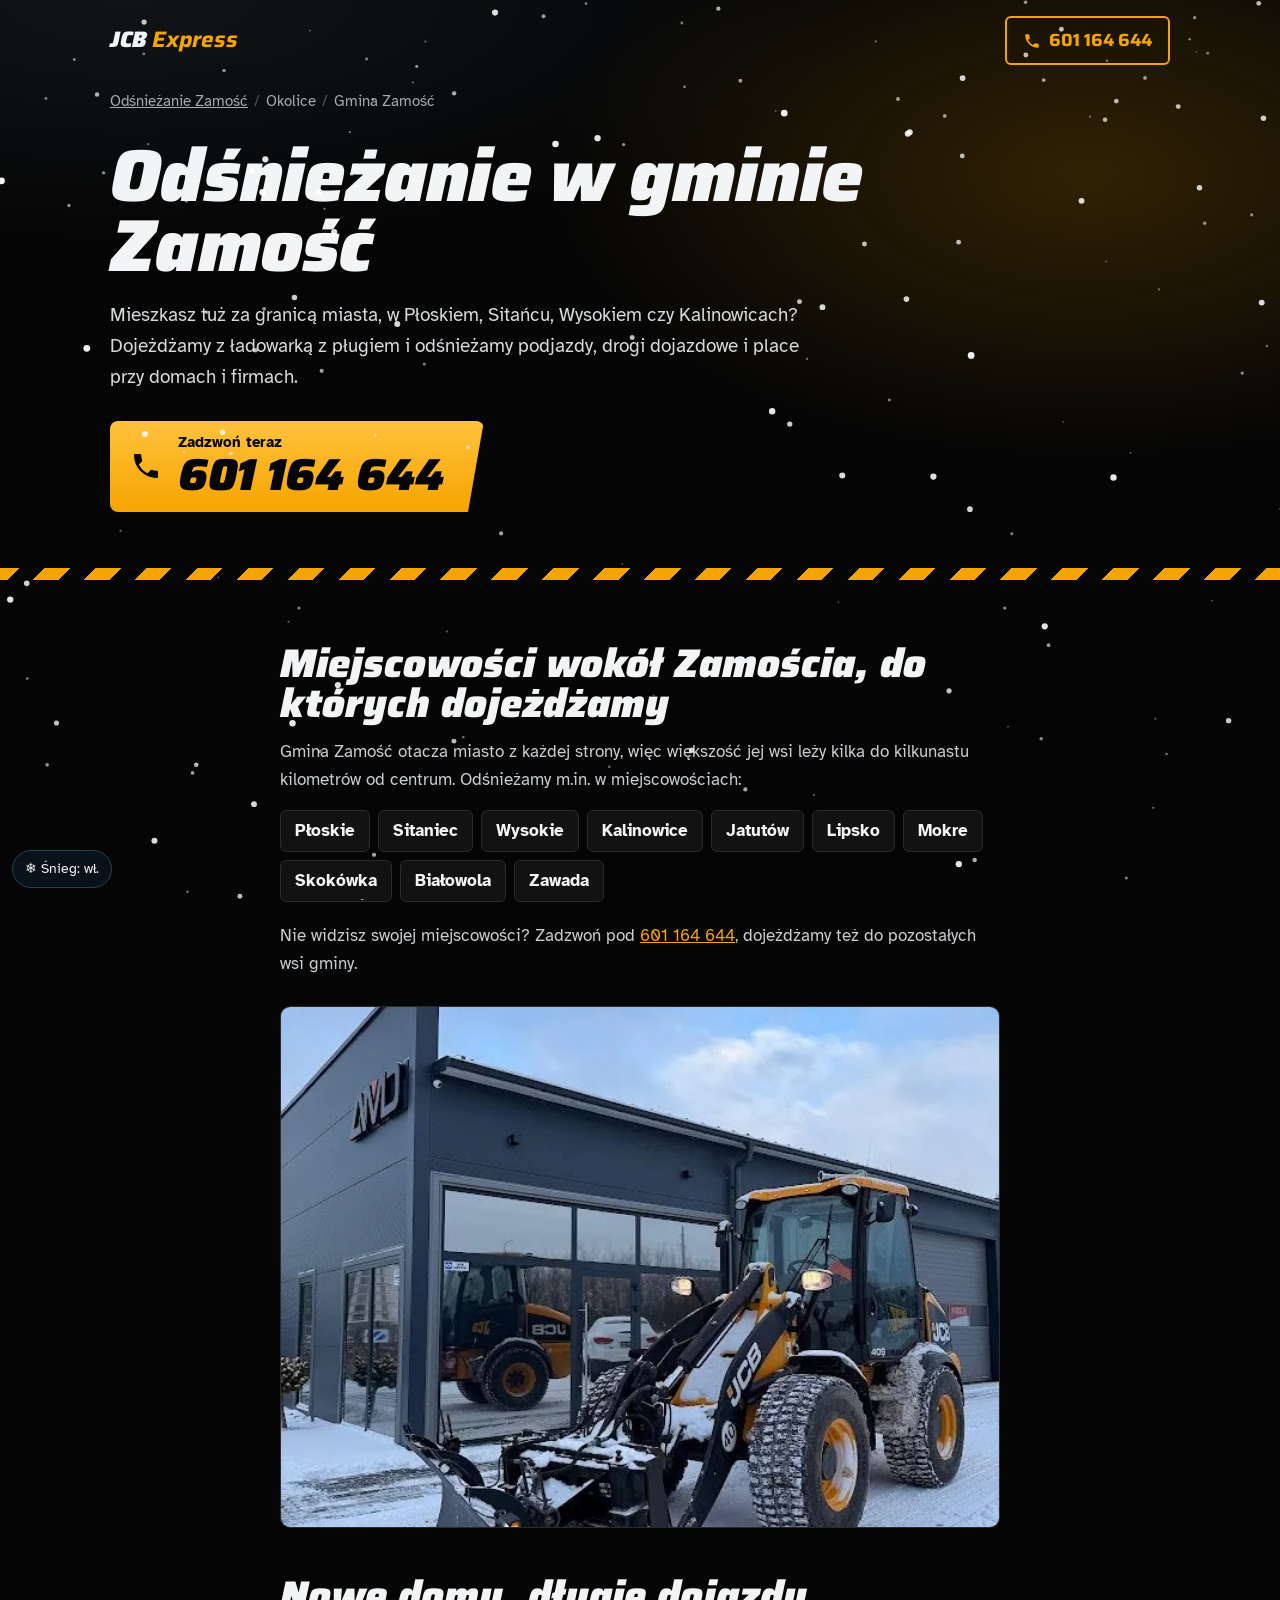
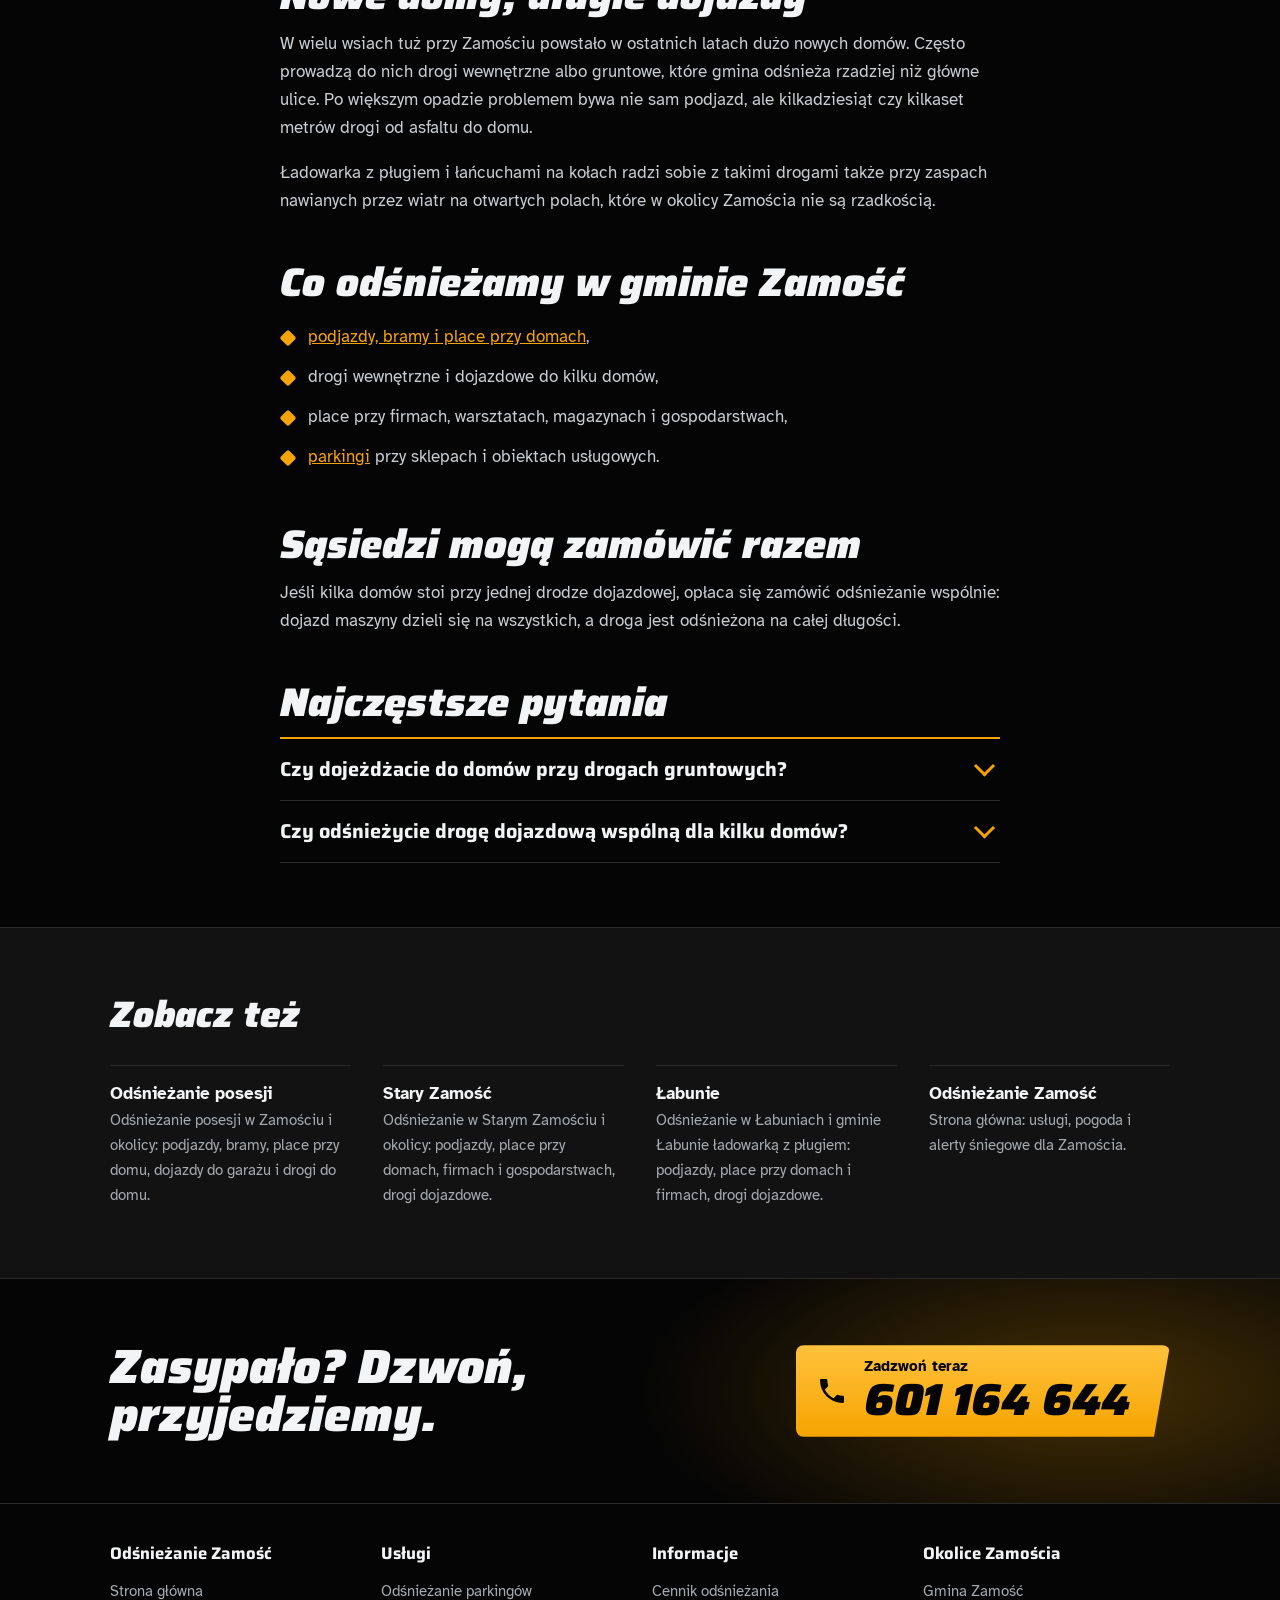
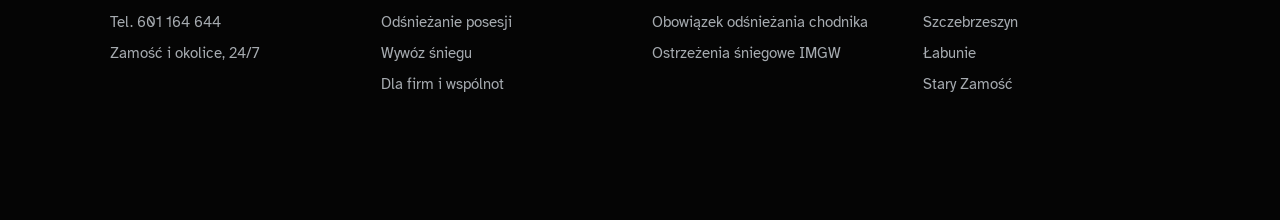
<file: odsniezanie-gmina-zamosc/index.html>
<!doctype html>
<html lang="pl">
<head>
<meta charset="utf-8">
<meta name="viewport" content="width=device-width, initial-scale=1">
<title>Odśnieżanie gmina Zamość – Płoskie, Sitaniec, Wysokie, Kalinowice</title>
<meta name="description" content="Odśnieżanie w gminie Zamość: Płoskie, Sitaniec, Wysokie, Kalinowice, Jatutów, Lipsko, Mokre i inne wsie wokół miasta. Podjazdy, drogi dojazdowe, place. Tel. 601 164 644.">
<meta name="robots" content="index, follow, max-image-preview:large, max-snippet:-1, max-video-preview:-1">
<link rel="canonical" href="https://www.odsniezaniezamosc.pl/odsniezanie-gmina-zamosc/">
<meta name="geo.region" content="PL-LU">
<meta name="geo.placename" content="Zamość">
<meta property="og:type" content="website">
<meta property="og:locale" content="pl_PL">
<meta property="og:site_name" content="Odśnieżanie Zamość – JCB Express">
<meta property="og:title" content="Odśnieżanie gmina Zamość – Płoskie, Sitaniec, Wysokie, Kalinowice">
<meta property="og:description" content="Odśnieżanie w gminie Zamość: Płoskie, Sitaniec, Wysokie, Kalinowice, Jatutów, Lipsko, Mokre i inne wsie wokół miasta. Podjazdy, drogi dojazdowe, place. Tel. 601 164 644.">
<meta property="og:url" content="https://www.odsniezaniezamosc.pl/odsniezanie-gmina-zamosc/">
<meta property="og:image" content="https://www.odsniezaniezamosc.pl/img/odsniezanie-zamosc-og.jpg">
<meta name="twitter:card" content="summary_large_image">
<meta name="format-detection" content="telephone=yes">
<meta name="theme-color" content="#050505">
<link rel="icon" href="/favicon.ico" sizes="48x48">
<link rel="apple-touch-icon" href="/img/apple-touch-icon.png">
<link rel="manifest" href="/site.webmanifest">
<link rel="preconnect" href="https://fonts.googleapis.com">
<link rel="preconnect" href="https://fonts.gstatic.com" crossorigin>
<link href="https://fonts.googleapis.com/css2?family=Saira:ital,wght@0,500;0,700;1,800;1,900&family=Atkinson+Hyperlegible:wght@400;700&display=swap" rel="stylesheet">
<link rel="stylesheet" href="/css/podstrony.css">
<script type="application/ld+json">{"@context": "https://schema.org", "@type": "BreadcrumbList", "itemListElement": [{"@type": "ListItem", "position": 1, "name": "Odśnieżanie Zamość", "item": "https://www.odsniezaniezamosc.pl/"}, {"@type": "ListItem", "position": 2, "name": "Gmina Zamość", "item": "https://www.odsniezaniezamosc.pl/odsniezanie-gmina-zamosc/"}]}</script>
<script type="application/ld+json">{"@context": "https://schema.org", "@type": "WebPage", "url": "https://www.odsniezaniezamosc.pl/odsniezanie-gmina-zamosc/", "name": "Odśnieżanie gmina Zamość – Płoskie, Sitaniec, Wysokie, Kalinowice", "inLanguage": "pl", "primaryImageOfPage": {"@type": "ImageObject", "url": "https://www.odsniezaniezamosc.pl/img/odsniezanie-zamosc-ladowarka-jcb-plug.jpg", "width": 600, "height": 800}}</script>
<script type="application/ld+json">{"@context": "https://schema.org", "@type": "FAQPage", "mainEntity": [{"@type": "Question", "name": "Czy dojeżdżacie do domów przy drogach gruntowych?", "acceptedAnswer": {"@type": "Answer", "text": "Tak. Ładowarka z łańcuchami na kołach radzi sobie także na drogach gruntowych i przy zaspach, gdzie samochód z pługiem mógłby utknąć."}}, {"@type": "Question", "name": "Czy odśnieżycie drogę dojazdową wspólną dla kilku domów?", "acceptedAnswer": {"@type": "Answer", "text": "Tak. Najlepiej, jeśli sąsiedzi zamówią to razem, bo wtedy koszt dojazdu dzieli się na kilka posesji."}}]}</script>
<script type="application/ld+json">{"@context": "https://schema.org", "@type": "Service", "name": "Odśnieżanie w gminie Zamość", "serviceType": "Odśnieżanie", "url": "https://www.odsniezaniezamosc.pl/odsniezanie-gmina-zamosc/", "description": "Odśnieżanie w gminie Zamość: Płoskie, Sitaniec, Wysokie, Kalinowice, Jatutów, Lipsko, Mokre i inne wsie wokół miasta. Podjazdy, drogi dojazdowe, place. Tel. 601 164 644.", "provider": {"@type": "LocalBusiness", "@id": "https://www.odsniezaniezamosc.pl/#firma", "name": "JCB Express – Odśnieżanie Zamość", "telephone": "+48601164644", "url": "https://www.odsniezaniezamosc.pl/"}, "areaServed": [{"@type": "Place", "name": "gmina Zamość"}, {"@type": "City", "name": "Zamość"}]}</script>
</head>
<body>
<canvas id="snieg" aria-hidden="true"></canvas>

<header class="hero">
  <div class="wrap">
    <nav class="bar" aria-label="Główna">
      <a class="brand" href="/" aria-label="Odśnieżanie Zamość – strona główna">JCB <b>Express</b></a>
      <a class="bar-tel" href="tel:+48601164644" aria-label="Zadzwoń: 601 164 644"><svg width="18" height="18" viewBox="0 0 24 24" aria-hidden="true"><path fill="currentColor" d="M6.6 10.8a15.1 15.1 0 0 0 6.6 6.6l2.2-2.2c.3-.3.7-.4 1-.2 1.1.4 2.3.6 3.6.6.6 0 1 .4 1 1V20c0 .6-.4 1-1 1A17 17 0 0 1 3 4c0-.6.4-1 1-1h3.5c.6 0 1 .4 1 1 0 1.3.2 2.5.6 3.6.1.3 0 .7-.2 1z"/></svg><span class="num">601 164 644</span></a>
    </nav>
    <nav class="crumbs" aria-label="Okruszki">
      <ol><li><a href="/">Odśnieżanie Zamość</a></li><li>Okolice</li><li aria-current="page">Gmina Zamość</li></ol>
    </nav>
    <div class="hero-in">
      <h1>Odśnieżanie w gminie Zamość</h1>
      <p class="lead">Mieszkasz tuż za granicą miasta, w Płoskiem, Sitańcu, Wysokiem czy Kalinowicach? Dojeżdżamy z ładowarką z pługiem i odśnieżamy podjazdy, drogi dojazdowe i place przy domach i firmach.</p>
      <a class="call" href="tel:+48601164644"><svg width="32" height="32" viewBox="0 0 24 24" aria-hidden="true"><path fill="currentColor" d="M6.6 10.8a15.1 15.1 0 0 0 6.6 6.6l2.2-2.2c.3-.3.7-.4 1-.2 1.1.4 2.3.6 3.6.6.6 0 1 .4 1 1V20c0 .6-.4 1-1 1A17 17 0 0 1 3 4c0-.6.4-1 1-1h3.5c.6 0 1 .4 1 1 0 1.3.2 2.5.6 3.6.1.3 0 .7-.2 1z"/></svg><span><small>Zadzwoń teraz</small><strong>601 164 644</strong></span></a>
    </div>
  </div>
  <div class="stripe" aria-hidden="true"></div>
</header>

<main>
  
  <article class="content">
    <div class="wrap narrow">

<h2>Miejscowości wokół Zamościa, do których dojeżdżamy</h2>
<p>Gmina Zamość otacza miasto z każdej strony, więc większość jej wsi leży kilka do kilkunastu kilometrów od centrum. Odśnieżamy m.in. w miejscowościach:</p>
<ul class="towns">
<li>Płoskie</li><li>Sitaniec</li><li>Wysokie</li><li>Kalinowice</li><li>Jatutów</li><li>Lipsko</li><li>Mokre</li><li>Skokówka</li><li>Białowola</li><li>Zawada</li>
</ul>
<p>Nie widzisz swojej miejscowości? Zadzwoń pod <a href="tel:+48601164644">601 164 644</a>, dojeżdżamy też do pozostałych wsi gminy.</p>

<figure class="photo"><picture><source srcset="/img/odsniezanie-zamosc-ladowarka-jcb-plug.webp" type="image/webp"><img src="/img/odsniezanie-zamosc-ladowarka-jcb-plug.jpg" width="600" height="800" loading="lazy" decoding="async" alt="Ładowarka z pługiem do odśnieżania – gmina zamość, Zamość"></picture></figure><h2>Nowe domy, długie dojazdy</h2>
<p>W wielu wsiach tuż przy Zamościu powstało w ostatnich latach dużo nowych domów. Często prowadzą do nich drogi wewnętrzne albo gruntowe, które gmina odśnieża rzadziej niż główne ulice. Po większym opadzie problemem bywa nie sam podjazd, ale kilkadziesiąt czy kilkaset metrów drogi od asfaltu do domu.</p>
<p>Ładowarka z pługiem i łańcuchami na kołach radzi sobie z takimi drogami także przy zaspach nawianych przez wiatr na otwartych polach, które w okolicy Zamościa nie są rzadkością.</p>

<h2>Co odśnieżamy w gminie Zamość</h2>
<ul class="ticks">
<li><a href="/odsniezanie-posesji-zamosc/">podjazdy, bramy i place przy domach</a>,</li>
<li>drogi wewnętrzne i dojazdowe do kilku domów,</li>
<li>place przy firmach, warsztatach, magazynach i gospodarstwach,</li>
<li><a href="/odsniezanie-parkingow-zamosc/">parkingi</a> przy sklepach i obiektach usługowych.</li>
</ul>

<h2>Sąsiedzi mogą zamówić razem</h2>
<p>Jeśli kilka domów stoi przy jednej drodze dojazdowej, opłaca się zamówić odśnieżanie wspólnie: dojazd maszyny dzieli się na wszystkich, a droga jest odśnieżona na całej długości.</p>

      <h2>Najczęstsze pytania</h2>
      <div class="faq"><details><summary>Czy dojeżdżacie do domów przy drogach gruntowych?</summary><p>Tak. Ładowarka z łańcuchami na kołach radzi sobie także na drogach gruntowych i przy zaspach, gdzie samochód z pługiem mógłby utknąć.</p></details><details><summary>Czy odśnieżycie drogę dojazdową wspólną dla kilku domów?</summary><p>Tak. Najlepiej, jeśli sąsiedzi zamówią to razem, bo wtedy koszt dojazdu dzieli się na kilka posesji.</p></details></div>
    </div>
  </article>

  <section class="related" aria-labelledby="rel-h">
    <div class="wrap">
      <h2 id="rel-h">Zobacz też</h2>
      <ul class="links"><li><a href="/odsniezanie-posesji-zamosc/">Odśnieżanie posesji<span>Odśnieżanie posesji w Zamościu i okolicy: podjazdy, bramy, place przy domu, dojazdy do garażu i drogi do domu.</span></a></li><li><a href="/odsniezanie-stary-zamosc/">Stary Zamość<span>Odśnieżanie w Starym Zamościu i okolicy: podjazdy, place przy domach, firmach i gospodarstwach, drogi dojazdowe.</span></a></li><li><a href="/odsniezanie-labunie/">Łabunie<span>Odśnieżanie w Łabuniach i gminie Łabunie ładowarką z pługiem: podjazdy, place przy domach i firmach, drogi dojazdowe.</span></a></li><li><a href="/">Odśnieżanie Zamość<span>Strona główna: usługi, pogoda i alerty śniegowe dla Zamościa.</span></a></li></ul>
    </div>
  </section>

  <section class="closing" aria-labelledby="tel-h">
    <div class="wrap">
      <h2 id="tel-h">Zasypało? Dzwoń, przyjedziemy.</h2>
      <a class="call" href="tel:+48601164644"><svg width="32" height="32" viewBox="0 0 24 24" aria-hidden="true"><path fill="currentColor" d="M6.6 10.8a15.1 15.1 0 0 0 6.6 6.6l2.2-2.2c.3-.3.7-.4 1-.2 1.1.4 2.3.6 3.6.6.6 0 1 .4 1 1V20c0 .6-.4 1-1 1A17 17 0 0 1 3 4c0-.6.4-1 1-1h3.5c.6 0 1 .4 1 1 0 1.3.2 2.5.6 3.6.1.3 0 .7-.2 1z"/></svg><span><small>Zadzwoń teraz</small><strong>601 164 644</strong></span></a>
    </div>
  </section>
</main>

<footer>
  <div class="wrap foot">
    <div><h3>Odśnieżanie Zamość</h3><ul><li><a href="/">Strona główna</a></li><li>Tel. <a href="tel:+48601164644">601 164 644</a></li><li>Zamość i okolice, 24/7</li></ul></div>
    <div><h3>Usługi</h3><ul><li><a href="/odsniezanie-parkingow-zamosc/">Odśnieżanie parkingów</a></li><li><a href="/odsniezanie-posesji-zamosc/">Odśnieżanie posesji</a></li><li><a href="/wywoz-sniegu-zamosc/">Wywóz śniegu</a></li><li><a href="/odsniezanie-dla-firm-i-wspolnot/">Dla firm i wspólnot</a></li></ul></div>
    <div><h3>Informacje</h3><ul><li><a href="/cennik-odsniezania-zamosc/">Cennik odśnieżania</a></li><li><a href="/obowiazek-odsniezania-chodnika/">Obowiązek odśnieżania chodnika</a></li><li><a href="/ostrzezenia-sniegowe/">Ostrzeżenia śniegowe IMGW</a></li></ul></div>
    <div><h3>Okolice Zamościa</h3><ul><li><a href="/odsniezanie-gmina-zamosc/">Gmina Zamość</a></li><li><a href="/odsniezanie-szczebrzeszyn/">Szczebrzeszyn</a></li><li><a href="/odsniezanie-labunie/">Łabunie</a></li><li><a href="/odsniezanie-stary-zamosc/">Stary Zamość</a></li></ul></div>
  </div>
</footer>

<a class="dock" href="tel:+48601164644" aria-label="Zadzwoń: 601 164 644"><svg width="26" height="26" viewBox="0 0 24 24" aria-hidden="true"><path fill="currentColor" d="M6.6 10.8a15.1 15.1 0 0 0 6.6 6.6l2.2-2.2c.3-.3.7-.4 1-.2 1.1.4 2.3.6 3.6.6.6 0 1 .4 1 1V20c0 .6-.4 1-1 1A17 17 0 0 1 3 4c0-.6.4-1 1-1h3.5c.6 0 1 .4 1 1 0 1.3.2 2.5.6 3.6.1.3 0 .7-.2 1z"/></svg> Zadzwoń: 601 164 644</a>
<button type="button" class="snow-toggle" id="snow-toggle" aria-pressed="true">❄ Śnieg: wł.</button>
<script src="/js/snieg.js" defer></script>
</body>
</html>
</file>
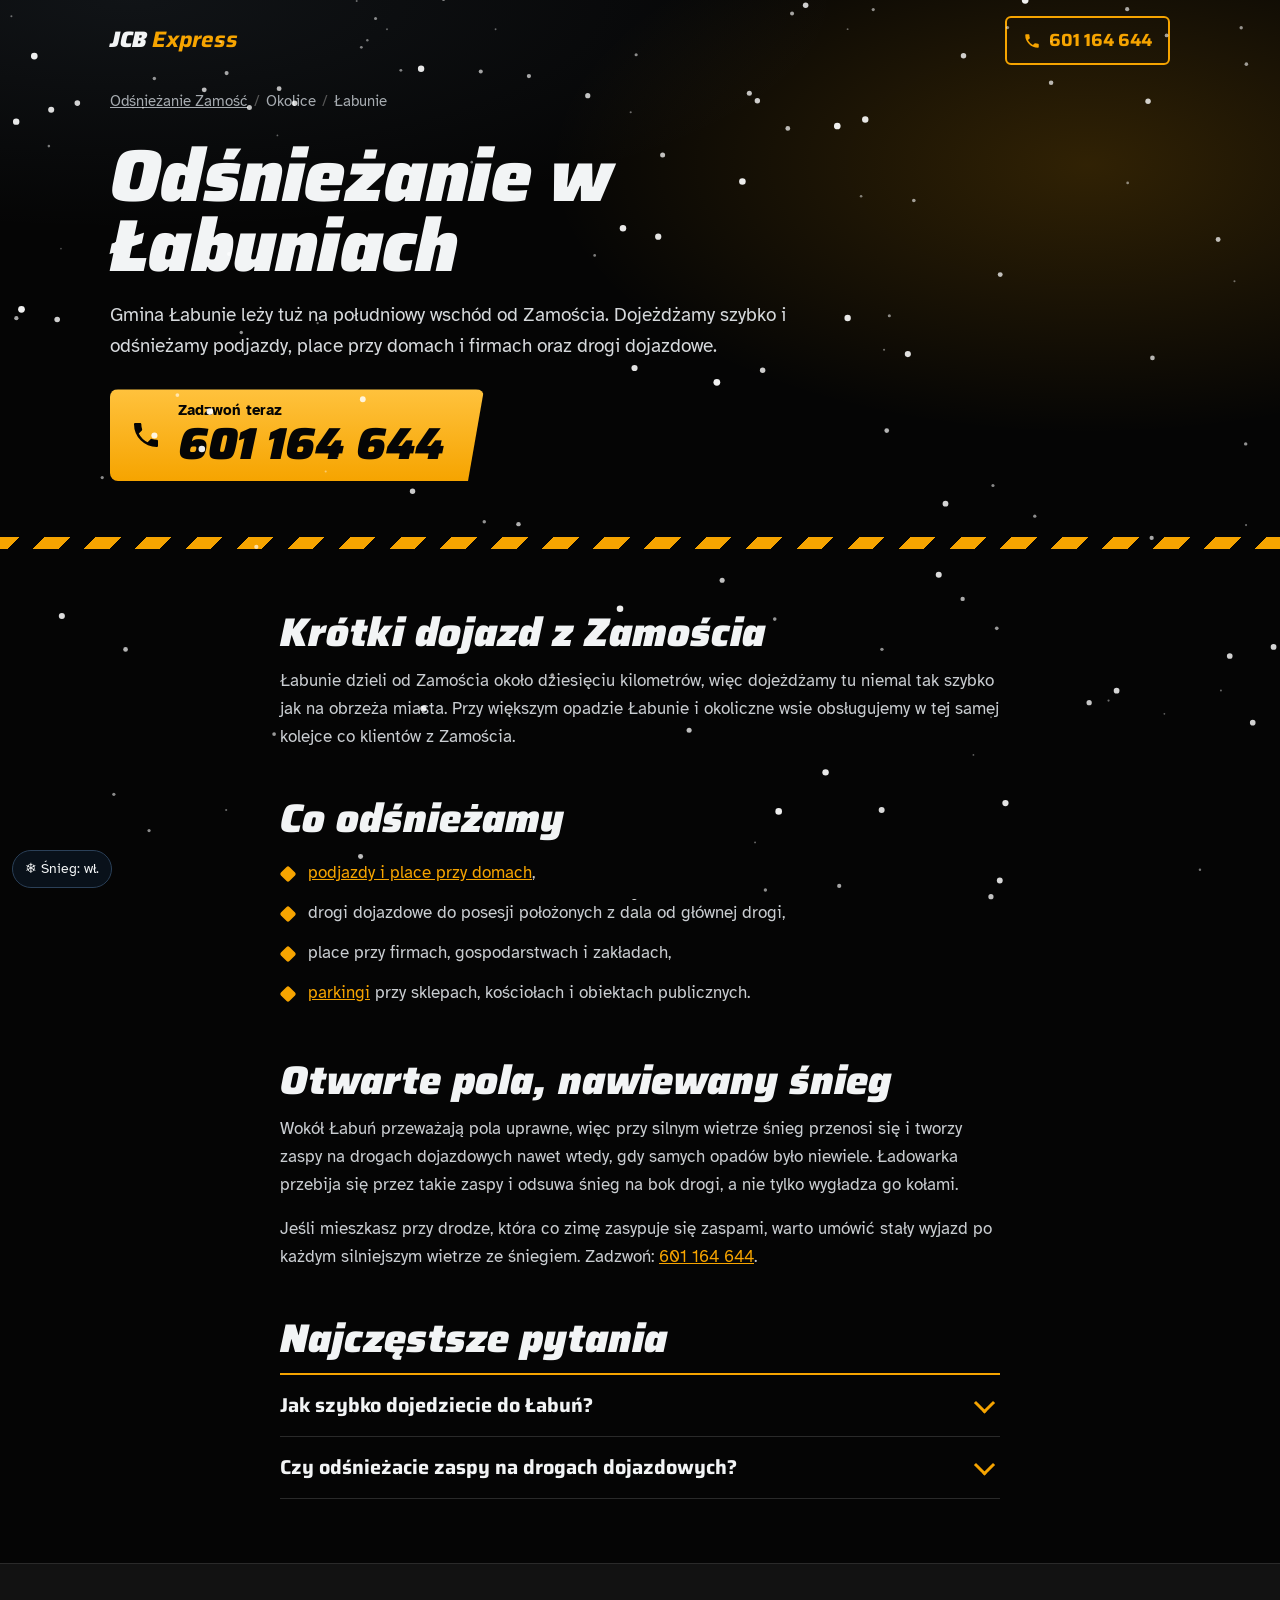
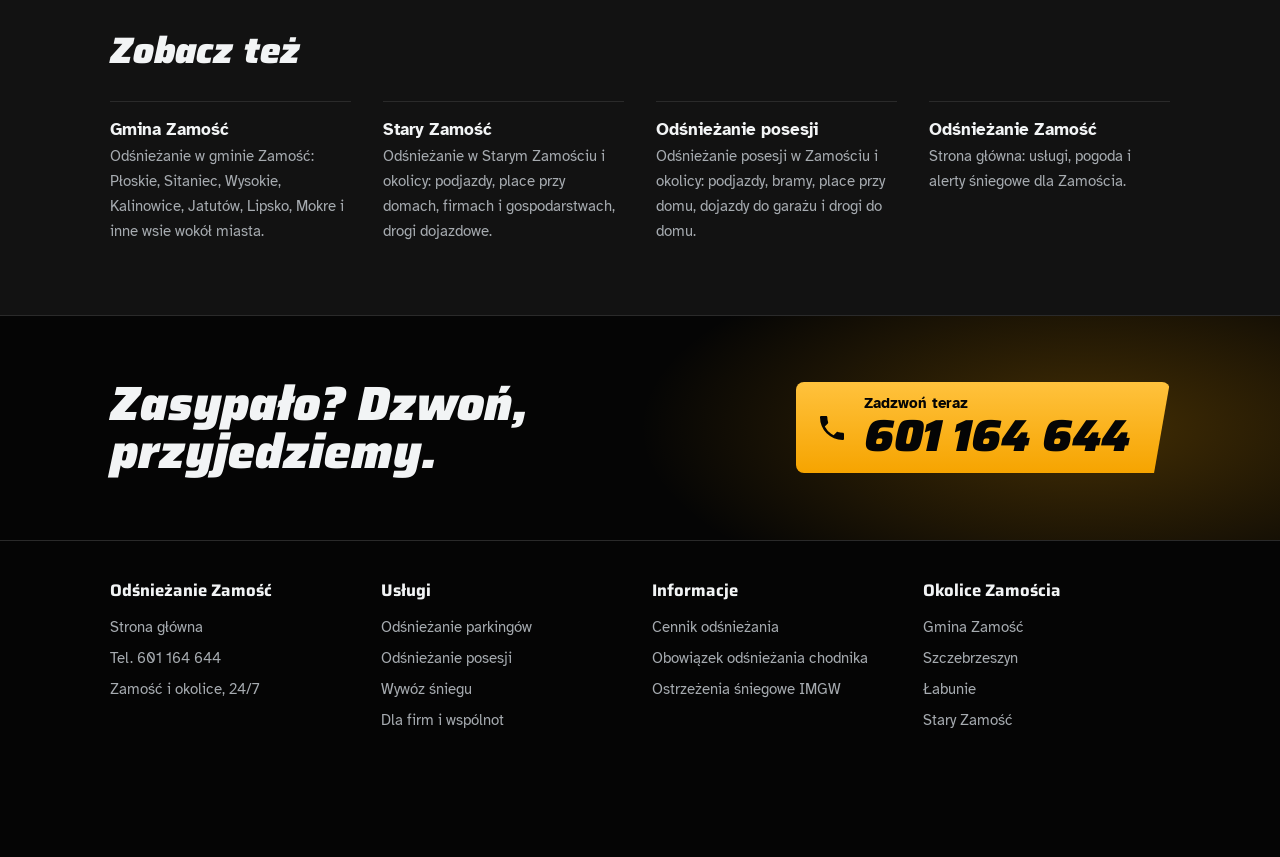
<file: odsniezanie-labunie/index.html>
<!doctype html>
<html lang="pl">
<head>
<meta charset="utf-8">
<meta name="viewport" content="width=device-width, initial-scale=1">
<title>Odśnieżanie Łabunie i okolice – podjazdy, place, drogi | 601 164 644</title>
<meta name="description" content="Odśnieżanie w Łabuniach i gminie Łabunie ładowarką z pługiem: podjazdy, place przy domach i firmach, drogi dojazdowe. Blisko Zamościa. Tel. 601 164 644.">
<meta name="robots" content="index, follow, max-image-preview:large, max-snippet:-1, max-video-preview:-1">
<link rel="canonical" href="https://www.odsniezaniezamosc.pl/odsniezanie-labunie/">
<meta name="geo.region" content="PL-LU">
<meta name="geo.placename" content="Zamość">
<meta property="og:type" content="website">
<meta property="og:locale" content="pl_PL">
<meta property="og:site_name" content="Odśnieżanie Zamość – JCB Express">
<meta property="og:title" content="Odśnieżanie Łabunie i okolice – podjazdy, place, drogi | 601 164 644">
<meta property="og:description" content="Odśnieżanie w Łabuniach i gminie Łabunie ładowarką z pługiem: podjazdy, place przy domach i firmach, drogi dojazdowe. Blisko Zamościa. Tel. 601 164 644.">
<meta property="og:url" content="https://www.odsniezaniezamosc.pl/odsniezanie-labunie/">
<meta property="og:image" content="https://www.odsniezaniezamosc.pl/img/odsniezanie-zamosc-og.jpg">
<meta name="twitter:card" content="summary_large_image">
<meta name="format-detection" content="telephone=yes">
<meta name="theme-color" content="#050505">
<link rel="icon" href="/favicon.ico" sizes="48x48">
<link rel="apple-touch-icon" href="/img/apple-touch-icon.png">
<link rel="manifest" href="/site.webmanifest">
<link rel="preconnect" href="https://fonts.googleapis.com">
<link rel="preconnect" href="https://fonts.gstatic.com" crossorigin>
<link href="https://fonts.googleapis.com/css2?family=Saira:ital,wght@0,500;0,700;1,800;1,900&family=Atkinson+Hyperlegible:wght@400;700&display=swap" rel="stylesheet">
<link rel="stylesheet" href="/css/podstrony.css">
<script type="application/ld+json">{"@context": "https://schema.org", "@type": "BreadcrumbList", "itemListElement": [{"@type": "ListItem", "position": 1, "name": "Odśnieżanie Zamość", "item": "https://www.odsniezaniezamosc.pl/"}, {"@type": "ListItem", "position": 2, "name": "Łabunie", "item": "https://www.odsniezaniezamosc.pl/odsniezanie-labunie/"}]}</script>
<script type="application/ld+json">{"@context": "https://schema.org", "@type": "WebPage", "url": "https://www.odsniezaniezamosc.pl/odsniezanie-labunie/", "name": "Odśnieżanie Łabunie i okolice – podjazdy, place, drogi | 601 164 644", "inLanguage": "pl", "primaryImageOfPage": {"@type": "ImageObject", "url": "https://www.odsniezaniezamosc.pl/img/odsniezanie-zamosc-ladowarka-jcb-plug.jpg", "width": 600, "height": 800}}</script>
<script type="application/ld+json">{"@context": "https://schema.org", "@type": "FAQPage", "mainEntity": [{"@type": "Question", "name": "Jak szybko dojedziecie do Łabuń?", "acceptedAnswer": {"@type": "Answer", "text": "Łabunie są blisko Zamościa, więc obsługujemy je w tej samej kolejce co klientów z miasta. Konkretną godzinę ustalamy przez telefon."}}, {"@type": "Question", "name": "Czy odśnieżacie zaspy na drogach dojazdowych?", "acceptedAnswer": {"@type": "Answer", "text": "Tak. Ładowarka z pługiem i łańcuchami przebija się przez zaspy nawiane przez wiatr i odsuwa śnieg na pobocze."}}]}</script>
<script type="application/ld+json">{"@context": "https://schema.org", "@type": "Service", "name": "Odśnieżanie w gminie Łabunie", "serviceType": "Odśnieżanie", "url": "https://www.odsniezaniezamosc.pl/odsniezanie-labunie/", "description": "Odśnieżanie w Łabuniach i gminie Łabunie ładowarką z pługiem: podjazdy, place przy domach i firmach, drogi dojazdowe. Blisko Zamościa. Tel. 601 164 644.", "provider": {"@type": "LocalBusiness", "@id": "https://www.odsniezaniezamosc.pl/#firma", "name": "JCB Express – Odśnieżanie Zamość", "telephone": "+48601164644", "url": "https://www.odsniezaniezamosc.pl/"}, "areaServed": [{"@type": "Place", "name": "Łabunie"}, {"@type": "City", "name": "Zamość"}]}</script>
</head>
<body>
<canvas id="snieg" aria-hidden="true"></canvas>

<header class="hero">
  <div class="wrap">
    <nav class="bar" aria-label="Główna">
      <a class="brand" href="/" aria-label="Odśnieżanie Zamość – strona główna">JCB <b>Express</b></a>
      <a class="bar-tel" href="tel:+48601164644" aria-label="Zadzwoń: 601 164 644"><svg width="18" height="18" viewBox="0 0 24 24" aria-hidden="true"><path fill="currentColor" d="M6.6 10.8a15.1 15.1 0 0 0 6.6 6.6l2.2-2.2c.3-.3.7-.4 1-.2 1.1.4 2.3.6 3.6.6.6 0 1 .4 1 1V20c0 .6-.4 1-1 1A17 17 0 0 1 3 4c0-.6.4-1 1-1h3.5c.6 0 1 .4 1 1 0 1.3.2 2.5.6 3.6.1.3 0 .7-.2 1z"/></svg><span class="num">601 164 644</span></a>
    </nav>
    <nav class="crumbs" aria-label="Okruszki">
      <ol><li><a href="/">Odśnieżanie Zamość</a></li><li>Okolice</li><li aria-current="page">Łabunie</li></ol>
    </nav>
    <div class="hero-in">
      <h1>Odśnieżanie w Łabuniach</h1>
      <p class="lead">Gmina Łabunie leży tuż na południowy wschód od Zamościa. Dojeżdżamy szybko i odśnieżamy podjazdy, place przy domach i firmach oraz drogi dojazdowe.</p>
      <a class="call" href="tel:+48601164644"><svg width="32" height="32" viewBox="0 0 24 24" aria-hidden="true"><path fill="currentColor" d="M6.6 10.8a15.1 15.1 0 0 0 6.6 6.6l2.2-2.2c.3-.3.7-.4 1-.2 1.1.4 2.3.6 3.6.6.6 0 1 .4 1 1V20c0 .6-.4 1-1 1A17 17 0 0 1 3 4c0-.6.4-1 1-1h3.5c.6 0 1 .4 1 1 0 1.3.2 2.5.6 3.6.1.3 0 .7-.2 1z"/></svg><span><small>Zadzwoń teraz</small><strong>601 164 644</strong></span></a>
    </div>
  </div>
  <div class="stripe" aria-hidden="true"></div>
</header>

<main>
  
  <article class="content">
    <div class="wrap narrow">

<h2>Krótki dojazd z Zamościa</h2>
<p>Łabunie dzieli od Zamościa około dziesięciu kilometrów, więc dojeżdżamy tu niemal tak szybko jak na obrzeża miasta. Przy większym opadzie Łabunie i okoliczne wsie obsługujemy w tej samej kolejce co klientów z Zamościa.</p>

<h2>Co odśnieżamy</h2>
<ul class="ticks">
<li><a href="/odsniezanie-posesji-zamosc/">podjazdy i place przy domach</a>,</li>
<li>drogi dojazdowe do posesji położonych z dala od głównej drogi,</li>
<li>place przy firmach, gospodarstwach i zakładach,</li>
<li><a href="/odsniezanie-parkingow-zamosc/">parkingi</a> przy sklepach, kościołach i obiektach publicznych.</li>
</ul>

<h2>Otwarte pola, nawiewany śnieg</h2>
<p>Wokół Łabuń przeważają pola uprawne, więc przy silnym wietrze śnieg przenosi się i tworzy zaspy na drogach dojazdowych nawet wtedy, gdy samych opadów było niewiele. Ładowarka przebija się przez takie zaspy i odsuwa śnieg na bok drogi, a nie tylko wygładza go kołami.</p>
<p>Jeśli mieszkasz przy drodze, która co zimę zasypuje się zaspami, warto umówić stały wyjazd po każdym silniejszym wietrze ze śniegiem. Zadzwoń: <a href="tel:+48601164644">601 164 644</a>.</p>

      <h2>Najczęstsze pytania</h2>
      <div class="faq"><details><summary>Jak szybko dojedziecie do Łabuń?</summary><p>Łabunie są blisko Zamościa, więc obsługujemy je w tej samej kolejce co klientów z miasta. Konkretną godzinę ustalamy przez telefon.</p></details><details><summary>Czy odśnieżacie zaspy na drogach dojazdowych?</summary><p>Tak. Ładowarka z pługiem i łańcuchami przebija się przez zaspy nawiane przez wiatr i odsuwa śnieg na pobocze.</p></details></div>
    </div>
  </article>

  <section class="related" aria-labelledby="rel-h">
    <div class="wrap">
      <h2 id="rel-h">Zobacz też</h2>
      <ul class="links"><li><a href="/odsniezanie-gmina-zamosc/">Gmina Zamość<span>Odśnieżanie w gminie Zamość: Płoskie, Sitaniec, Wysokie, Kalinowice, Jatutów, Lipsko, Mokre i inne wsie wokół miasta.</span></a></li><li><a href="/odsniezanie-stary-zamosc/">Stary Zamość<span>Odśnieżanie w Starym Zamościu i okolicy: podjazdy, place przy domach, firmach i gospodarstwach, drogi dojazdowe.</span></a></li><li><a href="/odsniezanie-posesji-zamosc/">Odśnieżanie posesji<span>Odśnieżanie posesji w Zamościu i okolicy: podjazdy, bramy, place przy domu, dojazdy do garażu i drogi do domu.</span></a></li><li><a href="/">Odśnieżanie Zamość<span>Strona główna: usługi, pogoda i alerty śniegowe dla Zamościa.</span></a></li></ul>
    </div>
  </section>

  <section class="closing" aria-labelledby="tel-h">
    <div class="wrap">
      <h2 id="tel-h">Zasypało? Dzwoń, przyjedziemy.</h2>
      <a class="call" href="tel:+48601164644"><svg width="32" height="32" viewBox="0 0 24 24" aria-hidden="true"><path fill="currentColor" d="M6.6 10.8a15.1 15.1 0 0 0 6.6 6.6l2.2-2.2c.3-.3.7-.4 1-.2 1.1.4 2.3.6 3.6.6.6 0 1 .4 1 1V20c0 .6-.4 1-1 1A17 17 0 0 1 3 4c0-.6.4-1 1-1h3.5c.6 0 1 .4 1 1 0 1.3.2 2.5.6 3.6.1.3 0 .7-.2 1z"/></svg><span><small>Zadzwoń teraz</small><strong>601 164 644</strong></span></a>
    </div>
  </section>
</main>

<footer>
  <div class="wrap foot">
    <div><h3>Odśnieżanie Zamość</h3><ul><li><a href="/">Strona główna</a></li><li>Tel. <a href="tel:+48601164644">601 164 644</a></li><li>Zamość i okolice, 24/7</li></ul></div>
    <div><h3>Usługi</h3><ul><li><a href="/odsniezanie-parkingow-zamosc/">Odśnieżanie parkingów</a></li><li><a href="/odsniezanie-posesji-zamosc/">Odśnieżanie posesji</a></li><li><a href="/wywoz-sniegu-zamosc/">Wywóz śniegu</a></li><li><a href="/odsniezanie-dla-firm-i-wspolnot/">Dla firm i wspólnot</a></li></ul></div>
    <div><h3>Informacje</h3><ul><li><a href="/cennik-odsniezania-zamosc/">Cennik odśnieżania</a></li><li><a href="/obowiazek-odsniezania-chodnika/">Obowiązek odśnieżania chodnika</a></li><li><a href="/ostrzezenia-sniegowe/">Ostrzeżenia śniegowe IMGW</a></li></ul></div>
    <div><h3>Okolice Zamościa</h3><ul><li><a href="/odsniezanie-gmina-zamosc/">Gmina Zamość</a></li><li><a href="/odsniezanie-szczebrzeszyn/">Szczebrzeszyn</a></li><li><a href="/odsniezanie-labunie/">Łabunie</a></li><li><a href="/odsniezanie-stary-zamosc/">Stary Zamość</a></li></ul></div>
  </div>
</footer>

<a class="dock" href="tel:+48601164644" aria-label="Zadzwoń: 601 164 644"><svg width="26" height="26" viewBox="0 0 24 24" aria-hidden="true"><path fill="currentColor" d="M6.6 10.8a15.1 15.1 0 0 0 6.6 6.6l2.2-2.2c.3-.3.7-.4 1-.2 1.1.4 2.3.6 3.6.6.6 0 1 .4 1 1V20c0 .6-.4 1-1 1A17 17 0 0 1 3 4c0-.6.4-1 1-1h3.5c.6 0 1 .4 1 1 0 1.3.2 2.5.6 3.6.1.3 0 .7-.2 1z"/></svg> Zadzwoń: 601 164 644</a>
<button type="button" class="snow-toggle" id="snow-toggle" aria-pressed="true">❄ Śnieg: wł.</button>
<script src="/js/snieg.js" defer></script>
</body>
</html>
</file>
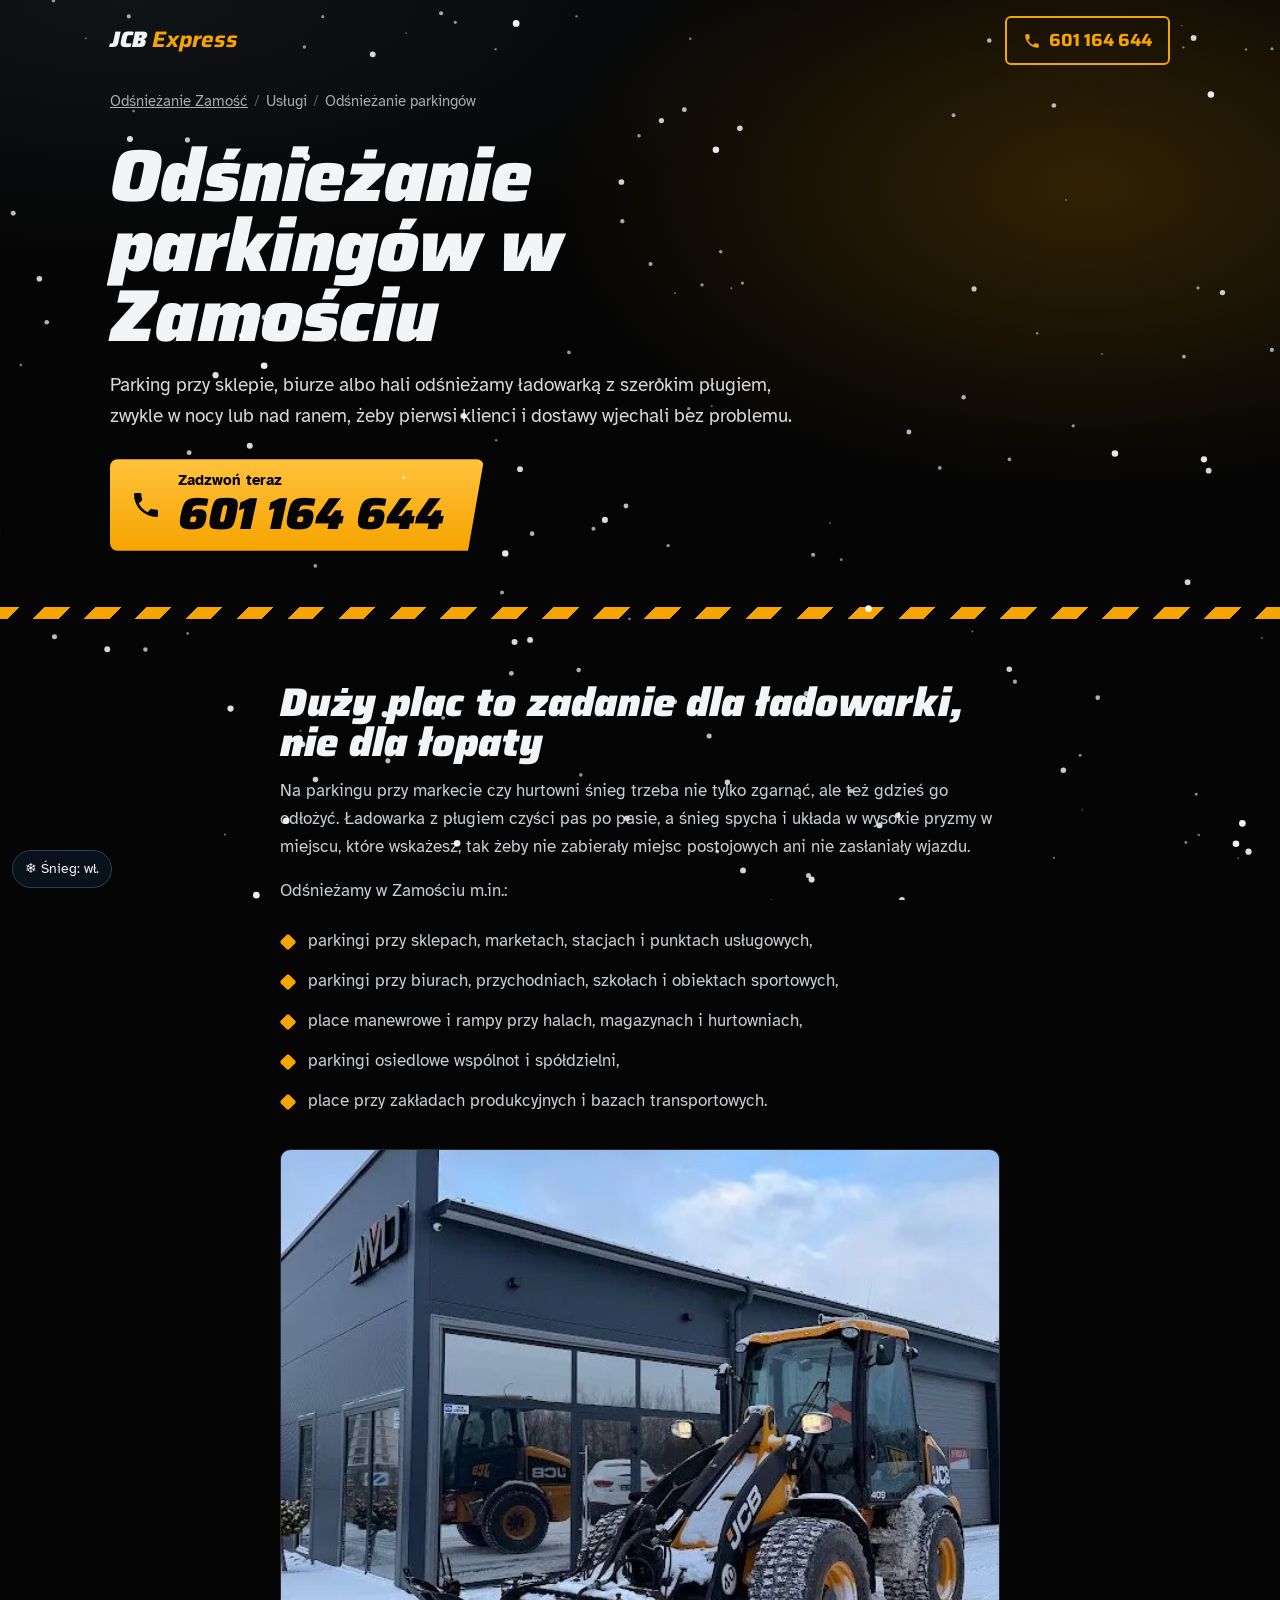
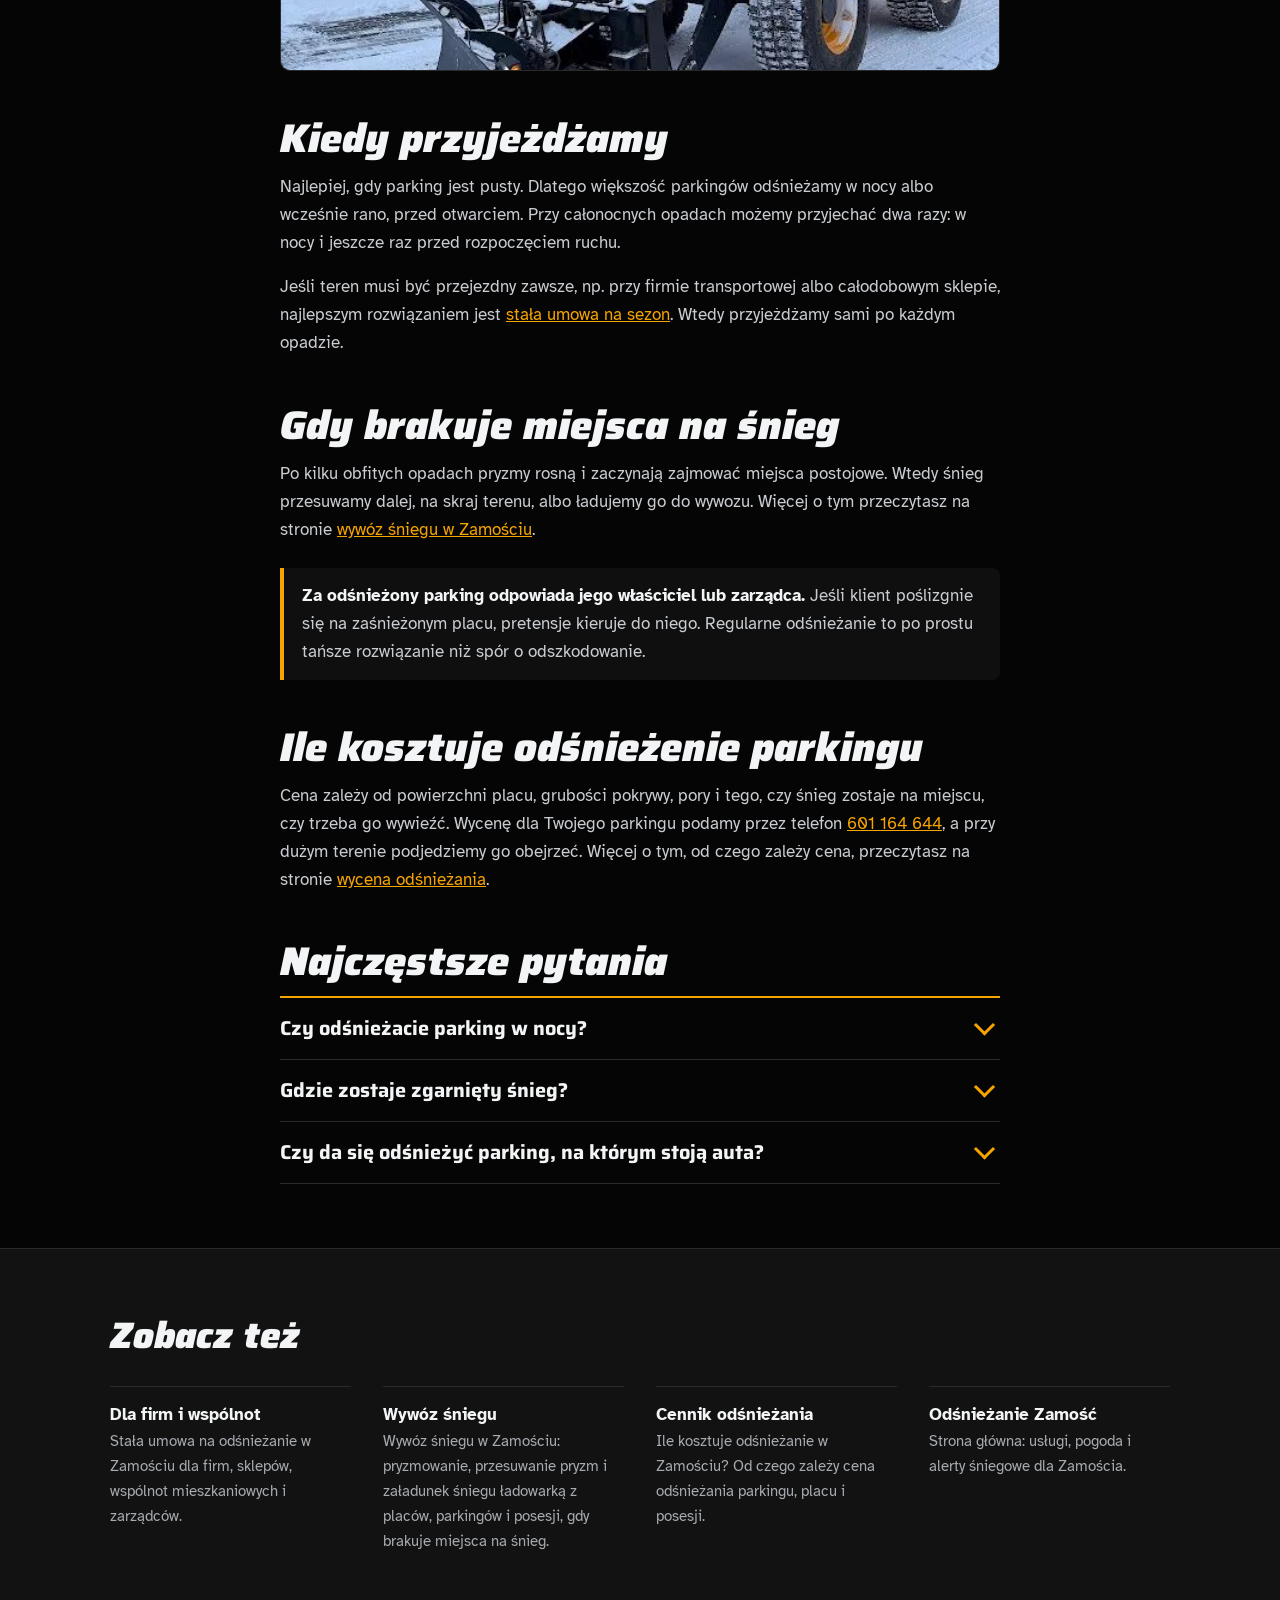
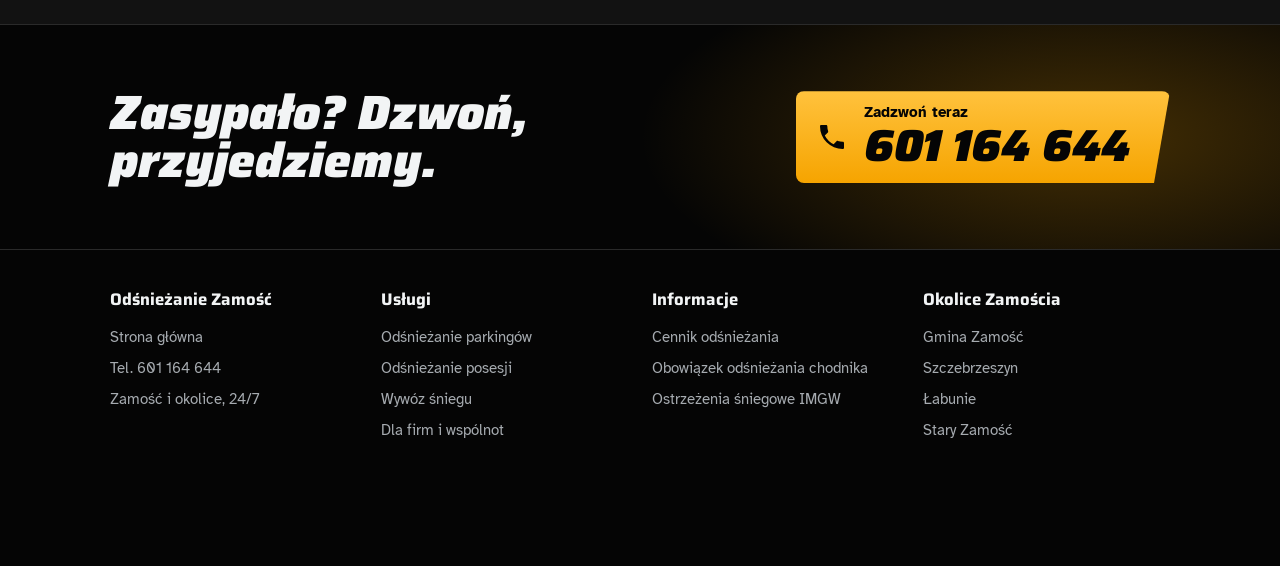
<file: odsniezanie-parkingow-zamosc/index.html>
<!doctype html>
<html lang="pl">
<head>
<meta charset="utf-8">
<meta name="viewport" content="width=device-width, initial-scale=1">
<title>Odśnieżanie parkingów Zamość – place, sklepy, hale | 601 164 644</title>
<meta name="description" content="Odśnieżanie parkingów i placów w Zamościu ładowarką z pługiem. Sklepy, markety, biura, hale, place manewrowe. Pracujemy w nocy, przed otwarciem. Tel. 601 164 644.">
<meta name="robots" content="index, follow, max-image-preview:large, max-snippet:-1, max-video-preview:-1">
<link rel="canonical" href="https://www.odsniezaniezamosc.pl/odsniezanie-parkingow-zamosc/">
<meta name="geo.region" content="PL-LU">
<meta name="geo.placename" content="Zamość">
<meta property="og:type" content="website">
<meta property="og:locale" content="pl_PL">
<meta property="og:site_name" content="Odśnieżanie Zamość – JCB Express">
<meta property="og:title" content="Odśnieżanie parkingów Zamość – place, sklepy, hale | 601 164 644">
<meta property="og:description" content="Odśnieżanie parkingów i placów w Zamościu ładowarką z pługiem. Sklepy, markety, biura, hale, place manewrowe. Pracujemy w nocy, przed otwarciem. Tel. 601 164 644.">
<meta property="og:url" content="https://www.odsniezaniezamosc.pl/odsniezanie-parkingow-zamosc/">
<meta property="og:image" content="https://www.odsniezaniezamosc.pl/img/odsniezanie-zamosc-og.jpg">
<meta name="twitter:card" content="summary_large_image">
<meta name="format-detection" content="telephone=yes">
<meta name="theme-color" content="#050505">
<link rel="icon" href="/favicon.ico" sizes="48x48">
<link rel="apple-touch-icon" href="/img/apple-touch-icon.png">
<link rel="manifest" href="/site.webmanifest">
<link rel="preconnect" href="https://fonts.googleapis.com">
<link rel="preconnect" href="https://fonts.gstatic.com" crossorigin>
<link href="https://fonts.googleapis.com/css2?family=Saira:ital,wght@0,500;0,700;1,800;1,900&family=Atkinson+Hyperlegible:wght@400;700&display=swap" rel="stylesheet">
<link rel="stylesheet" href="/css/podstrony.css">
<script type="application/ld+json">{"@context": "https://schema.org", "@type": "BreadcrumbList", "itemListElement": [{"@type": "ListItem", "position": 1, "name": "Odśnieżanie Zamość", "item": "https://www.odsniezaniezamosc.pl/"}, {"@type": "ListItem", "position": 2, "name": "Odśnieżanie parkingów", "item": "https://www.odsniezaniezamosc.pl/odsniezanie-parkingow-zamosc/"}]}</script>
<script type="application/ld+json">{"@context": "https://schema.org", "@type": "WebPage", "url": "https://www.odsniezaniezamosc.pl/odsniezanie-parkingow-zamosc/", "name": "Odśnieżanie parkingów Zamość – place, sklepy, hale | 601 164 644", "inLanguage": "pl", "primaryImageOfPage": {"@type": "ImageObject", "url": "https://www.odsniezaniezamosc.pl/img/odsniezanie-zamosc-ladowarka-jcb-plug.jpg", "width": 600, "height": 800}}</script>
<script type="application/ld+json">{"@context": "https://schema.org", "@type": "FAQPage", "mainEntity": [{"@type": "Question", "name": "Czy odśnieżacie parking w nocy?", "acceptedAnswer": {"@type": "Answer", "text": "Tak. Większość parkingów odśnieżamy w nocy albo nad ranem, gdy stoi na nich najmniej samochodów. Dzięki temu rano parking jest gotowy dla klientów."}}, {"@type": "Question", "name": "Gdzie zostaje zgarnięty śnieg?", "acceptedAnswer": {"@type": "Answer", "text": "Układamy go w pryzmy w miejscu, które wskażesz, np. na skraju placu lub na trawniku. Gdy miejsca brakuje, możemy przesunąć pryzmy dalej albo załadować śnieg do wywozu."}}, {"@type": "Question", "name": "Czy da się odśnieżyć parking, na którym stoją auta?", "acceptedAnswer": {"@type": "Answer", "text": "Tak, ale dokładność jest wtedy mniejsza, bo pług omija samochody. Dlatego przy parkingach przy blokach i biurach najlepiej umówić stałą godzinę, gdy aut jest najmniej."}}]}</script>
<script type="application/ld+json">{"@context": "https://schema.org", "@type": "Service", "name": "Odśnieżanie parkingów i placów", "serviceType": "Odśnieżanie", "url": "https://www.odsniezaniezamosc.pl/odsniezanie-parkingow-zamosc/", "description": "Odśnieżanie parkingów i placów w Zamościu ładowarką z pługiem. Sklepy, markety, biura, hale, place manewrowe. Pracujemy w nocy, przed otwarciem. Tel. 601 164 644.", "provider": {"@type": "LocalBusiness", "@id": "https://www.odsniezaniezamosc.pl/#firma", "name": "JCB Express – Odśnieżanie Zamość", "telephone": "+48601164644", "url": "https://www.odsniezaniezamosc.pl/"}, "areaServed": [{"@type": "City", "name": "Zamość"}]}</script>
</head>
<body>
<canvas id="snieg" aria-hidden="true"></canvas>

<header class="hero">
  <div class="wrap">
    <nav class="bar" aria-label="Główna">
      <a class="brand" href="/" aria-label="Odśnieżanie Zamość – strona główna">JCB <b>Express</b></a>
      <a class="bar-tel" href="tel:+48601164644" aria-label="Zadzwoń: 601 164 644"><svg width="18" height="18" viewBox="0 0 24 24" aria-hidden="true"><path fill="currentColor" d="M6.6 10.8a15.1 15.1 0 0 0 6.6 6.6l2.2-2.2c.3-.3.7-.4 1-.2 1.1.4 2.3.6 3.6.6.6 0 1 .4 1 1V20c0 .6-.4 1-1 1A17 17 0 0 1 3 4c0-.6.4-1 1-1h3.5c.6 0 1 .4 1 1 0 1.3.2 2.5.6 3.6.1.3 0 .7-.2 1z"/></svg><span class="num">601 164 644</span></a>
    </nav>
    <nav class="crumbs" aria-label="Okruszki">
      <ol><li><a href="/">Odśnieżanie Zamość</a></li><li>Usługi</li><li aria-current="page">Odśnieżanie parkingów</li></ol>
    </nav>
    <div class="hero-in">
      <h1>Odśnieżanie parkingów w Zamościu</h1>
      <p class="lead">Parking przy sklepie, biurze albo hali odśnieżamy ładowarką z szerokim pługiem, zwykle w nocy lub nad ranem, żeby pierwsi klienci i dostawy wjechali bez problemu.</p>
      <a class="call" href="tel:+48601164644"><svg width="32" height="32" viewBox="0 0 24 24" aria-hidden="true"><path fill="currentColor" d="M6.6 10.8a15.1 15.1 0 0 0 6.6 6.6l2.2-2.2c.3-.3.7-.4 1-.2 1.1.4 2.3.6 3.6.6.6 0 1 .4 1 1V20c0 .6-.4 1-1 1A17 17 0 0 1 3 4c0-.6.4-1 1-1h3.5c.6 0 1 .4 1 1 0 1.3.2 2.5.6 3.6.1.3 0 .7-.2 1z"/></svg><span><small>Zadzwoń teraz</small><strong>601 164 644</strong></span></a>
    </div>
  </div>
  <div class="stripe" aria-hidden="true"></div>
</header>

<main>
  
  <article class="content">
    <div class="wrap narrow">

<h2>Duży plac to zadanie dla ładowarki, nie dla łopaty</h2>
<p>Na parkingu przy markecie czy hurtowni śnieg trzeba nie tylko zgarnąć, ale też gdzieś go odłożyć. Ładowarka z pługiem czyści pas po pasie, a śnieg spycha i układa w wysokie pryzmy w miejscu, które wskażesz, tak żeby nie zabierały miejsc postojowych ani nie zasłaniały wjazdu.</p>
<p>Odśnieżamy w Zamościu m.in.:</p>
<ul class="ticks">
<li>parkingi przy sklepach, marketach, stacjach i punktach usługowych,</li>
<li>parkingi przy biurach, przychodniach, szkołach i obiektach sportowych,</li>
<li>place manewrowe i rampy przy halach, magazynach i hurtowniach,</li>
<li>parkingi osiedlowe wspólnot i spółdzielni,</li>
<li>place przy zakładach produkcyjnych i bazach transportowych.</li>
</ul>

<figure class="photo"><picture><source srcset="/img/odsniezanie-zamosc-ladowarka-jcb-plug.webp" type="image/webp"><img src="/img/odsniezanie-zamosc-ladowarka-jcb-plug.jpg" width="600" height="800" loading="lazy" decoding="async" alt="Ładowarka z pługiem do odśnieżania – odśnieżanie parkingów, Zamość"></picture></figure><h2>Kiedy przyjeżdżamy</h2>
<p>Najlepiej, gdy parking jest pusty. Dlatego większość parkingów odśnieżamy w nocy albo wcześnie rano, przed otwarciem. Przy całonocnych opadach możemy przyjechać dwa razy: w nocy i jeszcze raz przed rozpoczęciem ruchu.</p>
<p>Jeśli teren musi być przejezdny zawsze, np. przy firmie transportowej albo całodobowym sklepie, najlepszym rozwiązaniem jest <a href="/odsniezanie-dla-firm-i-wspolnot/">stała umowa na sezon</a>. Wtedy przyjeżdżamy sami po każdym opadzie.</p>

<h2>Gdy brakuje miejsca na śnieg</h2>
<p>Po kilku obfitych opadach pryzmy rosną i zaczynają zajmować miejsca postojowe. Wtedy śnieg przesuwamy dalej, na skraj terenu, albo ładujemy go do wywozu. Więcej o tym przeczytasz na stronie <a href="/wywoz-sniegu-zamosc/">wywóz śniegu w Zamościu</a>.</p>

<div class="note"><p><strong>Za odśnieżony parking odpowiada jego właściciel lub zarządca.</strong> Jeśli klient poślizgnie się na zaśnieżonym placu, pretensje kieruje do niego. Regularne odśnieżanie to po prostu tańsze rozwiązanie niż spór o odszkodowanie.</p></div>

<h2>Ile kosztuje odśnieżenie parkingu</h2>
<p>Cena zależy od powierzchni placu, grubości pokrywy, pory i tego, czy śnieg zostaje na miejscu, czy trzeba go wywieźć. Wycenę dla Twojego parkingu podamy przez telefon <a href="tel:+48601164644">601 164 644</a>, a przy dużym terenie podjedziemy go obejrzeć. Więcej o tym, od czego zależy cena, przeczytasz na stronie <a href="/cennik-odsniezania-zamosc/">wycena odśnieżania</a>.</p>

      <h2>Najczęstsze pytania</h2>
      <div class="faq"><details><summary>Czy odśnieżacie parking w nocy?</summary><p>Tak. Większość parkingów odśnieżamy w nocy albo nad ranem, gdy stoi na nich najmniej samochodów. Dzięki temu rano parking jest gotowy dla klientów.</p></details><details><summary>Gdzie zostaje zgarnięty śnieg?</summary><p>Układamy go w pryzmy w miejscu, które wskażesz, np. na skraju placu lub na trawniku. Gdy miejsca brakuje, możemy przesunąć pryzmy dalej albo załadować śnieg do wywozu.</p></details><details><summary>Czy da się odśnieżyć parking, na którym stoją auta?</summary><p>Tak, ale dokładność jest wtedy mniejsza, bo pług omija samochody. Dlatego przy parkingach przy blokach i biurach najlepiej umówić stałą godzinę, gdy aut jest najmniej.</p></details></div>
    </div>
  </article>

  <section class="related" aria-labelledby="rel-h">
    <div class="wrap">
      <h2 id="rel-h">Zobacz też</h2>
      <ul class="links"><li><a href="/odsniezanie-dla-firm-i-wspolnot/">Dla firm i wspólnot<span>Stała umowa na odśnieżanie w Zamościu dla firm, sklepów, wspólnot mieszkaniowych i zarządców.</span></a></li><li><a href="/wywoz-sniegu-zamosc/">Wywóz śniegu<span>Wywóz śniegu w Zamościu: pryzmowanie, przesuwanie pryzm i załadunek śniegu ładowarką z placów, parkingów i posesji, gdy brakuje miejsca na śnieg.</span></a></li><li><a href="/cennik-odsniezania-zamosc/">Cennik odśnieżania<span>Ile kosztuje odśnieżanie w Zamościu? Od czego zależy cena odśnieżania parkingu, placu i posesji.</span></a></li><li><a href="/">Odśnieżanie Zamość<span>Strona główna: usługi, pogoda i alerty śniegowe dla Zamościa.</span></a></li></ul>
    </div>
  </section>

  <section class="closing" aria-labelledby="tel-h">
    <div class="wrap">
      <h2 id="tel-h">Zasypało? Dzwoń, przyjedziemy.</h2>
      <a class="call" href="tel:+48601164644"><svg width="32" height="32" viewBox="0 0 24 24" aria-hidden="true"><path fill="currentColor" d="M6.6 10.8a15.1 15.1 0 0 0 6.6 6.6l2.2-2.2c.3-.3.7-.4 1-.2 1.1.4 2.3.6 3.6.6.6 0 1 .4 1 1V20c0 .6-.4 1-1 1A17 17 0 0 1 3 4c0-.6.4-1 1-1h3.5c.6 0 1 .4 1 1 0 1.3.2 2.5.6 3.6.1.3 0 .7-.2 1z"/></svg><span><small>Zadzwoń teraz</small><strong>601 164 644</strong></span></a>
    </div>
  </section>
</main>

<footer>
  <div class="wrap foot">
    <div><h3>Odśnieżanie Zamość</h3><ul><li><a href="/">Strona główna</a></li><li>Tel. <a href="tel:+48601164644">601 164 644</a></li><li>Zamość i okolice, 24/7</li></ul></div>
    <div><h3>Usługi</h3><ul><li><a href="/odsniezanie-parkingow-zamosc/">Odśnieżanie parkingów</a></li><li><a href="/odsniezanie-posesji-zamosc/">Odśnieżanie posesji</a></li><li><a href="/wywoz-sniegu-zamosc/">Wywóz śniegu</a></li><li><a href="/odsniezanie-dla-firm-i-wspolnot/">Dla firm i wspólnot</a></li></ul></div>
    <div><h3>Informacje</h3><ul><li><a href="/cennik-odsniezania-zamosc/">Cennik odśnieżania</a></li><li><a href="/obowiazek-odsniezania-chodnika/">Obowiązek odśnieżania chodnika</a></li><li><a href="/ostrzezenia-sniegowe/">Ostrzeżenia śniegowe IMGW</a></li></ul></div>
    <div><h3>Okolice Zamościa</h3><ul><li><a href="/odsniezanie-gmina-zamosc/">Gmina Zamość</a></li><li><a href="/odsniezanie-szczebrzeszyn/">Szczebrzeszyn</a></li><li><a href="/odsniezanie-labunie/">Łabunie</a></li><li><a href="/odsniezanie-stary-zamosc/">Stary Zamość</a></li></ul></div>
  </div>
</footer>

<a class="dock" href="tel:+48601164644" aria-label="Zadzwoń: 601 164 644"><svg width="26" height="26" viewBox="0 0 24 24" aria-hidden="true"><path fill="currentColor" d="M6.6 10.8a15.1 15.1 0 0 0 6.6 6.6l2.2-2.2c.3-.3.7-.4 1-.2 1.1.4 2.3.6 3.6.6.6 0 1 .4 1 1V20c0 .6-.4 1-1 1A17 17 0 0 1 3 4c0-.6.4-1 1-1h3.5c.6 0 1 .4 1 1 0 1.3.2 2.5.6 3.6.1.3 0 .7-.2 1z"/></svg> Zadzwoń: 601 164 644</a>
<button type="button" class="snow-toggle" id="snow-toggle" aria-pressed="true">❄ Śnieg: wł.</button>
<script src="/js/snieg.js" defer></script>
</body>
</html>
</file>
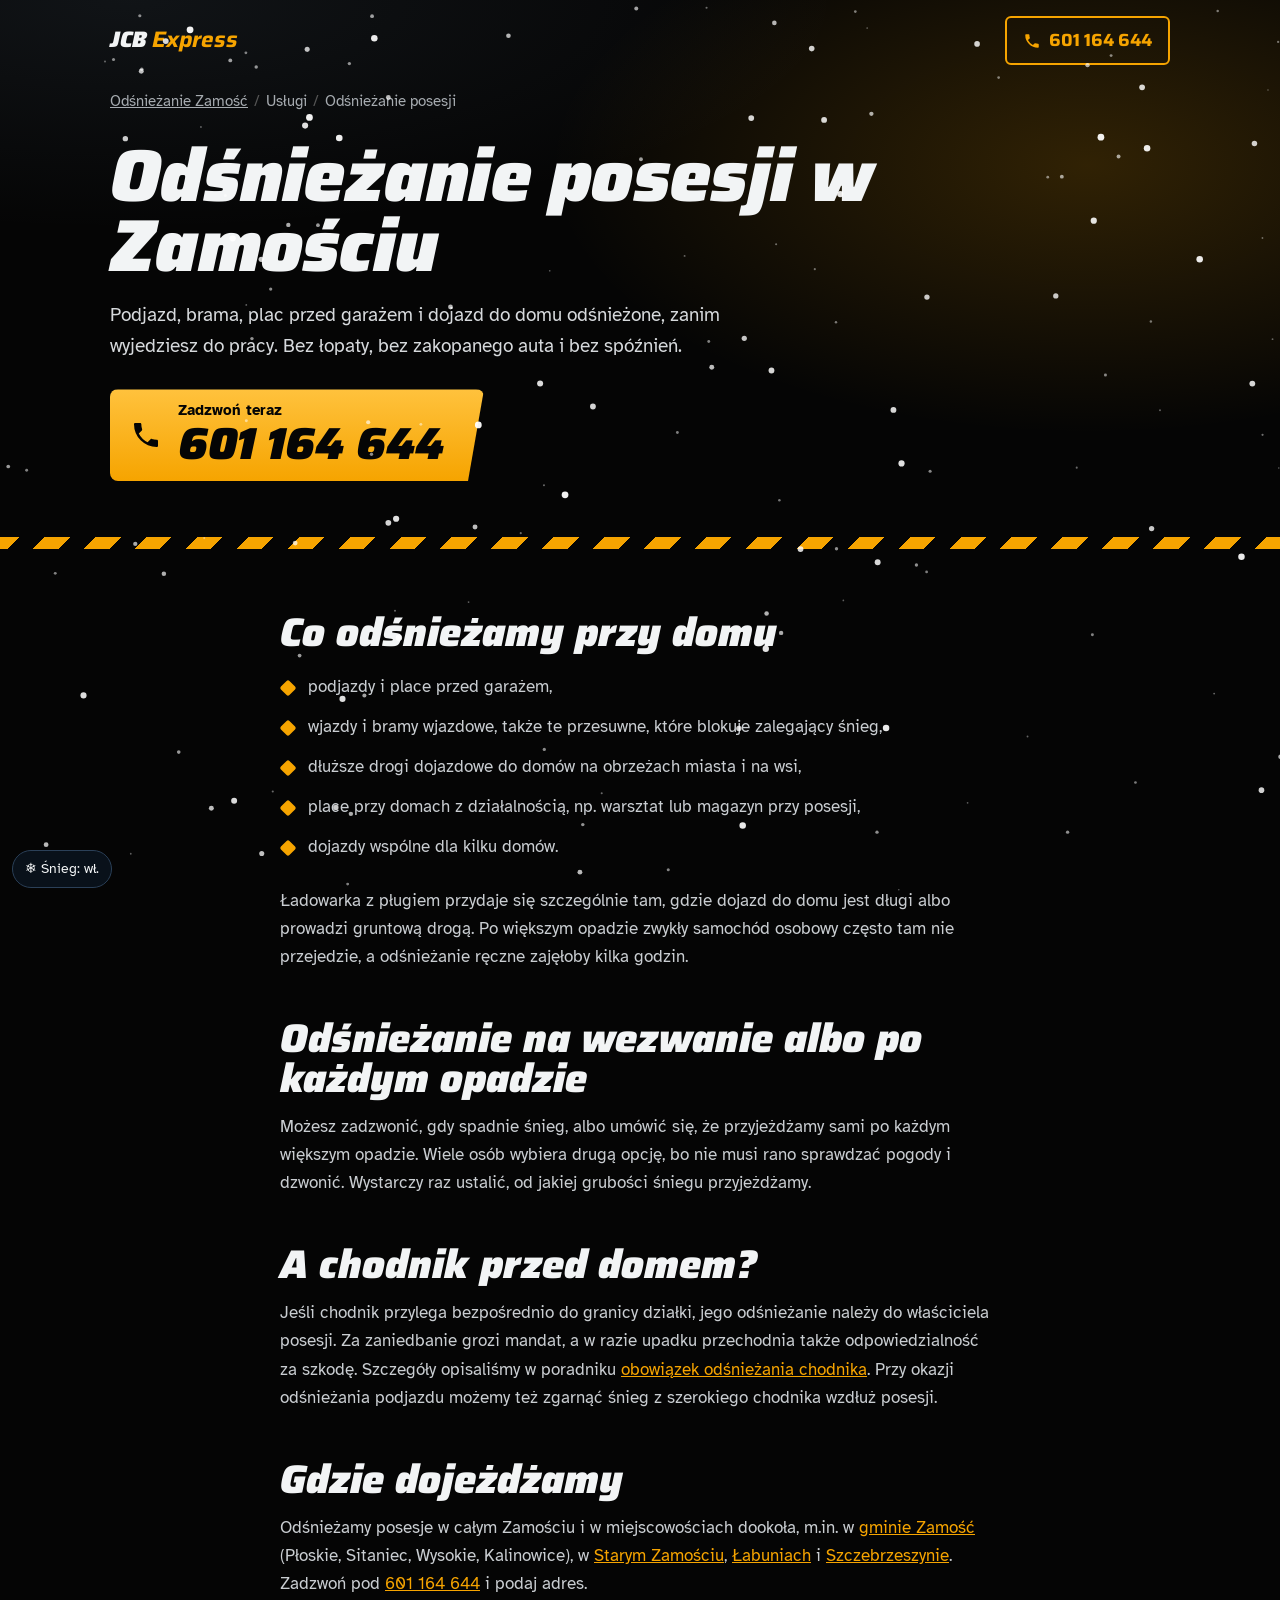
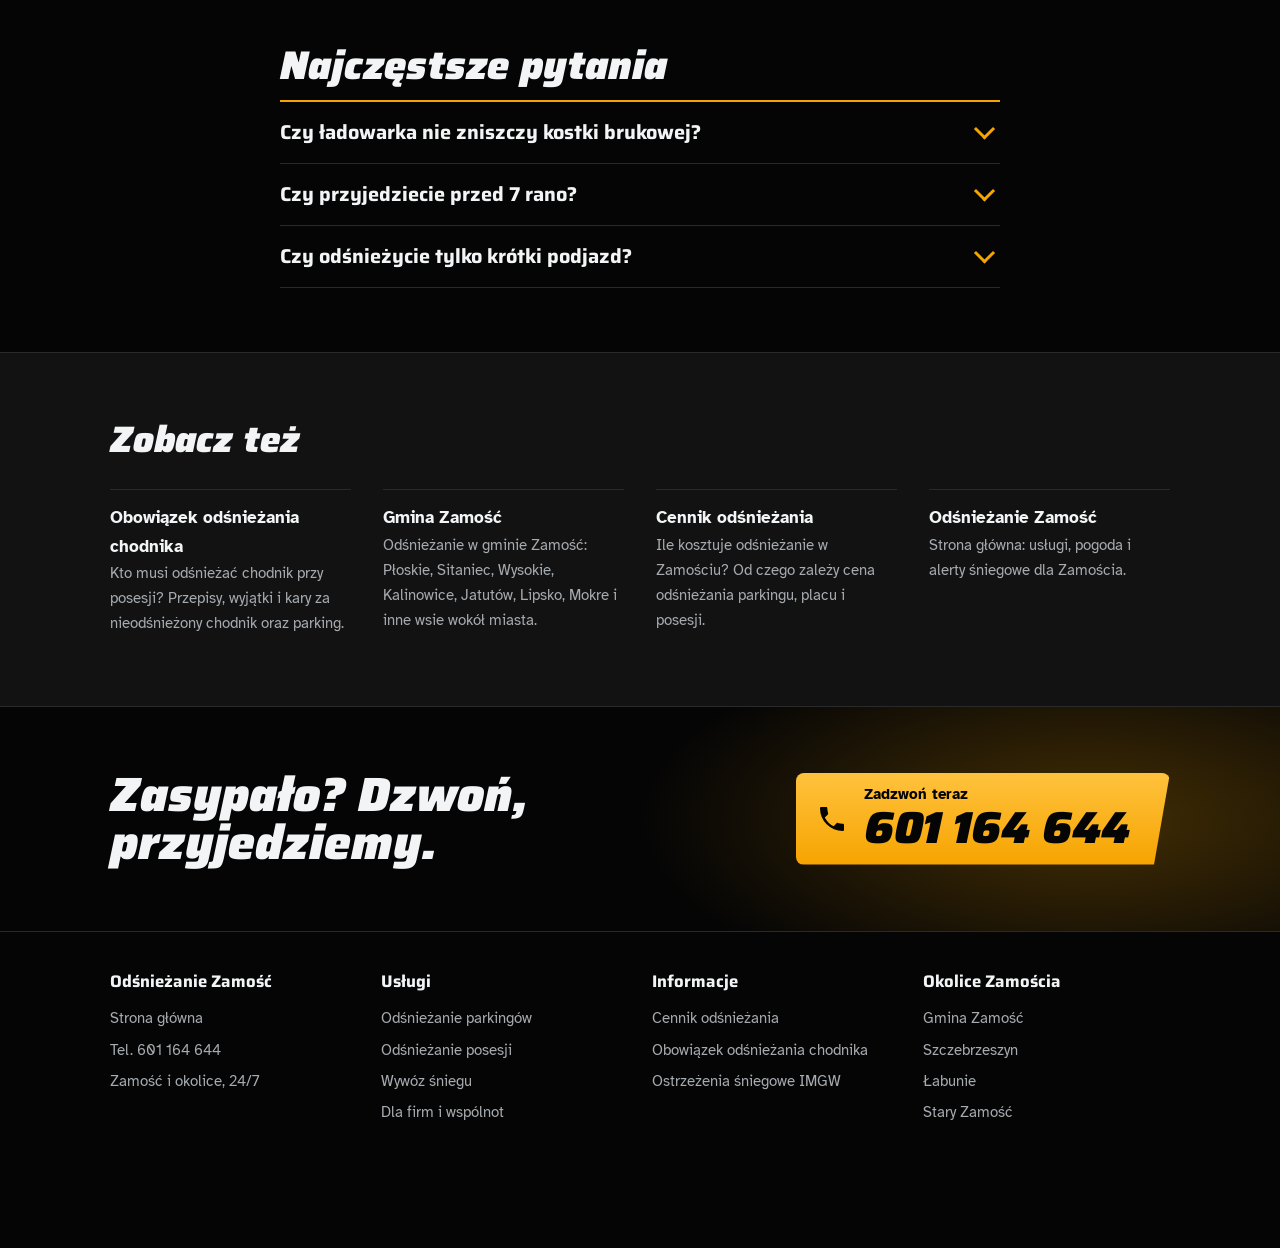
<file: odsniezanie-posesji-zamosc/index.html>
<!doctype html>
<html lang="pl">
<head>
<meta charset="utf-8">
<meta name="viewport" content="width=device-width, initial-scale=1">
<title>Odśnieżanie posesji Zamość – podjazdy, bramy, place przy domu</title>
<meta name="description" content="Odśnieżanie posesji w Zamościu i okolicy: podjazdy, bramy, place przy domu, dojazdy do garażu i drogi do domu. Przyjeżdżamy przed pracą. Tel. 601 164 644.">
<meta name="robots" content="index, follow, max-image-preview:large, max-snippet:-1, max-video-preview:-1">
<link rel="canonical" href="https://www.odsniezaniezamosc.pl/odsniezanie-posesji-zamosc/">
<meta name="geo.region" content="PL-LU">
<meta name="geo.placename" content="Zamość">
<meta property="og:type" content="website">
<meta property="og:locale" content="pl_PL">
<meta property="og:site_name" content="Odśnieżanie Zamość – JCB Express">
<meta property="og:title" content="Odśnieżanie posesji Zamość – podjazdy, bramy, place przy domu">
<meta property="og:description" content="Odśnieżanie posesji w Zamościu i okolicy: podjazdy, bramy, place przy domu, dojazdy do garażu i drogi do domu. Przyjeżdżamy przed pracą. Tel. 601 164 644.">
<meta property="og:url" content="https://www.odsniezaniezamosc.pl/odsniezanie-posesji-zamosc/">
<meta property="og:image" content="https://www.odsniezaniezamosc.pl/img/odsniezanie-zamosc-og.jpg">
<meta name="twitter:card" content="summary_large_image">
<meta name="format-detection" content="telephone=yes">
<meta name="theme-color" content="#050505">
<link rel="icon" href="/favicon.ico" sizes="48x48">
<link rel="apple-touch-icon" href="/img/apple-touch-icon.png">
<link rel="manifest" href="/site.webmanifest">
<link rel="preconnect" href="https://fonts.googleapis.com">
<link rel="preconnect" href="https://fonts.gstatic.com" crossorigin>
<link href="https://fonts.googleapis.com/css2?family=Saira:ital,wght@0,500;0,700;1,800;1,900&family=Atkinson+Hyperlegible:wght@400;700&display=swap" rel="stylesheet">
<link rel="stylesheet" href="/css/podstrony.css">
<script type="application/ld+json">{"@context": "https://schema.org", "@type": "BreadcrumbList", "itemListElement": [{"@type": "ListItem", "position": 1, "name": "Odśnieżanie Zamość", "item": "https://www.odsniezaniezamosc.pl/"}, {"@type": "ListItem", "position": 2, "name": "Odśnieżanie posesji", "item": "https://www.odsniezaniezamosc.pl/odsniezanie-posesji-zamosc/"}]}</script>
<script type="application/ld+json">{"@context": "https://schema.org", "@type": "WebPage", "url": "https://www.odsniezaniezamosc.pl/odsniezanie-posesji-zamosc/", "name": "Odśnieżanie posesji Zamość – podjazdy, bramy, place przy domu", "inLanguage": "pl", "primaryImageOfPage": {"@type": "ImageObject", "url": "https://www.odsniezaniezamosc.pl/img/odsniezanie-zamosc-ladowarka-jcb-plug.jpg", "width": 600, "height": 800}}</script>
<script type="application/ld+json">{"@context": "https://schema.org", "@type": "FAQPage", "mainEntity": [{"@type": "Question", "name": "Czy ładowarka nie zniszczy kostki brukowej?", "acceptedAnswer": {"@type": "Answer", "text": "Pług prowadzimy tak, żeby nie zrywał nawierzchni. Na kostce i przy krawężnikach pracujemy ostrożnie, a miejsca przy bramie, schodach i elewacji omijamy z zapasem. Jeśli masz delikatną nawierzchnię lub ukryte elementy, np. odpływy liniowe, powiedz o tym przy zamawianiu."}}, {"@type": "Question", "name": "Czy przyjedziecie przed 7 rano?", "acceptedAnswer": {"@type": "Answer", "text": "Tak. Przy umowie na sezon lub wcześniejszym zamówieniu ustalamy godzinę tak, żeby podjazd był gotowy, zanim wyjedziesz do pracy."}}, {"@type": "Question", "name": "Czy odśnieżycie tylko krótki podjazd?", "acceptedAnswer": {"@type": "Answer", "text": "Tak, choć przy bardzo małych powierzchniach dojazd maszyny bywa droższy niż samo odśnieżanie. Opłaca się to zwłaszcza po dużym opadzie albo przy umowie łączonej z sąsiadami."}}]}</script>
<script type="application/ld+json">{"@context": "https://schema.org", "@type": "Service", "name": "Odśnieżanie posesji i podjazdów", "serviceType": "Odśnieżanie", "url": "https://www.odsniezaniezamosc.pl/odsniezanie-posesji-zamosc/", "description": "Odśnieżanie posesji w Zamościu i okolicy: podjazdy, bramy, place przy domu, dojazdy do garażu i drogi do domu. Przyjeżdżamy przed pracą. Tel. 601 164 644.", "provider": {"@type": "LocalBusiness", "@id": "https://www.odsniezaniezamosc.pl/#firma", "name": "JCB Express – Odśnieżanie Zamość", "telephone": "+48601164644", "url": "https://www.odsniezaniezamosc.pl/"}, "areaServed": [{"@type": "City", "name": "Zamość"}]}</script>
</head>
<body>
<canvas id="snieg" aria-hidden="true"></canvas>

<header class="hero">
  <div class="wrap">
    <nav class="bar" aria-label="Główna">
      <a class="brand" href="/" aria-label="Odśnieżanie Zamość – strona główna">JCB <b>Express</b></a>
      <a class="bar-tel" href="tel:+48601164644" aria-label="Zadzwoń: 601 164 644"><svg width="18" height="18" viewBox="0 0 24 24" aria-hidden="true"><path fill="currentColor" d="M6.6 10.8a15.1 15.1 0 0 0 6.6 6.6l2.2-2.2c.3-.3.7-.4 1-.2 1.1.4 2.3.6 3.6.6.6 0 1 .4 1 1V20c0 .6-.4 1-1 1A17 17 0 0 1 3 4c0-.6.4-1 1-1h3.5c.6 0 1 .4 1 1 0 1.3.2 2.5.6 3.6.1.3 0 .7-.2 1z"/></svg><span class="num">601 164 644</span></a>
    </nav>
    <nav class="crumbs" aria-label="Okruszki">
      <ol><li><a href="/">Odśnieżanie Zamość</a></li><li>Usługi</li><li aria-current="page">Odśnieżanie posesji</li></ol>
    </nav>
    <div class="hero-in">
      <h1>Odśnieżanie posesji w Zamościu</h1>
      <p class="lead">Podjazd, brama, plac przed garażem i dojazd do domu odśnieżone, zanim wyjedziesz do pracy. Bez łopaty, bez zakopanego auta i bez spóźnień.</p>
      <a class="call" href="tel:+48601164644"><svg width="32" height="32" viewBox="0 0 24 24" aria-hidden="true"><path fill="currentColor" d="M6.6 10.8a15.1 15.1 0 0 0 6.6 6.6l2.2-2.2c.3-.3.7-.4 1-.2 1.1.4 2.3.6 3.6.6.6 0 1 .4 1 1V20c0 .6-.4 1-1 1A17 17 0 0 1 3 4c0-.6.4-1 1-1h3.5c.6 0 1 .4 1 1 0 1.3.2 2.5.6 3.6.1.3 0 .7-.2 1z"/></svg><span><small>Zadzwoń teraz</small><strong>601 164 644</strong></span></a>
    </div>
  </div>
  <div class="stripe" aria-hidden="true"></div>
</header>

<main>
  
  <article class="content">
    <div class="wrap narrow">

<h2>Co odśnieżamy przy domu</h2>
<ul class="ticks">
<li>podjazdy i place przed garażem,</li>
<li>wjazdy i bramy wjazdowe, także te przesuwne, które blokuje zalegający śnieg,</li>
<li>dłuższe drogi dojazdowe do domów na obrzeżach miasta i na wsi,</li>
<li>place przy domach z działalnością, np. warsztat lub magazyn przy posesji,</li>
<li>dojazdy wspólne dla kilku domów.</li>
</ul>
<p>Ładowarka z pługiem przydaje się szczególnie tam, gdzie dojazd do domu jest długi albo prowadzi gruntową drogą. Po większym opadzie zwykły samochód osobowy często tam nie przejedzie, a odśnieżanie ręczne zajęłoby kilka godzin.</p>

<h2>Odśnieżanie na wezwanie albo po każdym opadzie</h2>
<p>Możesz zadzwonić, gdy spadnie śnieg, albo umówić się, że przyjeżdżamy sami po każdym większym opadzie. Wiele osób wybiera drugą opcję, bo nie musi rano sprawdzać pogody i dzwonić. Wystarczy raz ustalić, od jakiej grubości śniegu przyjeżdżamy.</p>

<h2>A chodnik przed domem?</h2>
<p>Jeśli chodnik przylega bezpośrednio do granicy działki, jego odśnieżanie należy do właściciela posesji. Za zaniedbanie grozi mandat, a w razie upadku przechodnia także odpowiedzialność za szkodę. Szczegóły opisaliśmy w poradniku <a href="/obowiazek-odsniezania-chodnika/">obowiązek odśnieżania chodnika</a>. Przy okazji odśnieżania podjazdu możemy też zgarnąć śnieg z szerokiego chodnika wzdłuż posesji.</p>

<h2>Gdzie dojeżdżamy</h2>
<p>Odśnieżamy posesje w całym Zamościu i w miejscowościach dookoła, m.in. w <a href="/odsniezanie-gmina-zamosc/">gminie Zamość</a> (Płoskie, Sitaniec, Wysokie, Kalinowice), w <a href="/odsniezanie-stary-zamosc/">Starym Zamościu</a>, <a href="/odsniezanie-labunie/">Łabuniach</a> i <a href="/odsniezanie-szczebrzeszyn/">Szczebrzeszynie</a>. Zadzwoń pod <a href="tel:+48601164644">601 164 644</a> i podaj adres.</p>

      <h2>Najczęstsze pytania</h2>
      <div class="faq"><details><summary>Czy ładowarka nie zniszczy kostki brukowej?</summary><p>Pług prowadzimy tak, żeby nie zrywał nawierzchni. Na kostce i przy krawężnikach pracujemy ostrożnie, a miejsca przy bramie, schodach i elewacji omijamy z zapasem. Jeśli masz delikatną nawierzchnię lub ukryte elementy, np. odpływy liniowe, powiedz o tym przy zamawianiu.</p></details><details><summary>Czy przyjedziecie przed 7 rano?</summary><p>Tak. Przy umowie na sezon lub wcześniejszym zamówieniu ustalamy godzinę tak, żeby podjazd był gotowy, zanim wyjedziesz do pracy.</p></details><details><summary>Czy odśnieżycie tylko krótki podjazd?</summary><p>Tak, choć przy bardzo małych powierzchniach dojazd maszyny bywa droższy niż samo odśnieżanie. Opłaca się to zwłaszcza po dużym opadzie albo przy umowie łączonej z sąsiadami.</p></details></div>
    </div>
  </article>

  <section class="related" aria-labelledby="rel-h">
    <div class="wrap">
      <h2 id="rel-h">Zobacz też</h2>
      <ul class="links"><li><a href="/obowiazek-odsniezania-chodnika/">Obowiązek odśnieżania chodnika<span>Kto musi odśnieżać chodnik przy posesji? Przepisy, wyjątki i kary za nieodśnieżony chodnik oraz parking.</span></a></li><li><a href="/odsniezanie-gmina-zamosc/">Gmina Zamość<span>Odśnieżanie w gminie Zamość: Płoskie, Sitaniec, Wysokie, Kalinowice, Jatutów, Lipsko, Mokre i inne wsie wokół miasta.</span></a></li><li><a href="/cennik-odsniezania-zamosc/">Cennik odśnieżania<span>Ile kosztuje odśnieżanie w Zamościu? Od czego zależy cena odśnieżania parkingu, placu i posesji.</span></a></li><li><a href="/">Odśnieżanie Zamość<span>Strona główna: usługi, pogoda i alerty śniegowe dla Zamościa.</span></a></li></ul>
    </div>
  </section>

  <section class="closing" aria-labelledby="tel-h">
    <div class="wrap">
      <h2 id="tel-h">Zasypało? Dzwoń, przyjedziemy.</h2>
      <a class="call" href="tel:+48601164644"><svg width="32" height="32" viewBox="0 0 24 24" aria-hidden="true"><path fill="currentColor" d="M6.6 10.8a15.1 15.1 0 0 0 6.6 6.6l2.2-2.2c.3-.3.7-.4 1-.2 1.1.4 2.3.6 3.6.6.6 0 1 .4 1 1V20c0 .6-.4 1-1 1A17 17 0 0 1 3 4c0-.6.4-1 1-1h3.5c.6 0 1 .4 1 1 0 1.3.2 2.5.6 3.6.1.3 0 .7-.2 1z"/></svg><span><small>Zadzwoń teraz</small><strong>601 164 644</strong></span></a>
    </div>
  </section>
</main>

<footer>
  <div class="wrap foot">
    <div><h3>Odśnieżanie Zamość</h3><ul><li><a href="/">Strona główna</a></li><li>Tel. <a href="tel:+48601164644">601 164 644</a></li><li>Zamość i okolice, 24/7</li></ul></div>
    <div><h3>Usługi</h3><ul><li><a href="/odsniezanie-parkingow-zamosc/">Odśnieżanie parkingów</a></li><li><a href="/odsniezanie-posesji-zamosc/">Odśnieżanie posesji</a></li><li><a href="/wywoz-sniegu-zamosc/">Wywóz śniegu</a></li><li><a href="/odsniezanie-dla-firm-i-wspolnot/">Dla firm i wspólnot</a></li></ul></div>
    <div><h3>Informacje</h3><ul><li><a href="/cennik-odsniezania-zamosc/">Cennik odśnieżania</a></li><li><a href="/obowiazek-odsniezania-chodnika/">Obowiązek odśnieżania chodnika</a></li><li><a href="/ostrzezenia-sniegowe/">Ostrzeżenia śniegowe IMGW</a></li></ul></div>
    <div><h3>Okolice Zamościa</h3><ul><li><a href="/odsniezanie-gmina-zamosc/">Gmina Zamość</a></li><li><a href="/odsniezanie-szczebrzeszyn/">Szczebrzeszyn</a></li><li><a href="/odsniezanie-labunie/">Łabunie</a></li><li><a href="/odsniezanie-stary-zamosc/">Stary Zamość</a></li></ul></div>
  </div>
</footer>

<a class="dock" href="tel:+48601164644" aria-label="Zadzwoń: 601 164 644"><svg width="26" height="26" viewBox="0 0 24 24" aria-hidden="true"><path fill="currentColor" d="M6.6 10.8a15.1 15.1 0 0 0 6.6 6.6l2.2-2.2c.3-.3.7-.4 1-.2 1.1.4 2.3.6 3.6.6.6 0 1 .4 1 1V20c0 .6-.4 1-1 1A17 17 0 0 1 3 4c0-.6.4-1 1-1h3.5c.6 0 1 .4 1 1 0 1.3.2 2.5.6 3.6.1.3 0 .7-.2 1z"/></svg> Zadzwoń: 601 164 644</a>
<button type="button" class="snow-toggle" id="snow-toggle" aria-pressed="true">❄ Śnieg: wł.</button>
<script src="/js/snieg.js" defer></script>
</body>
</html>
</file>
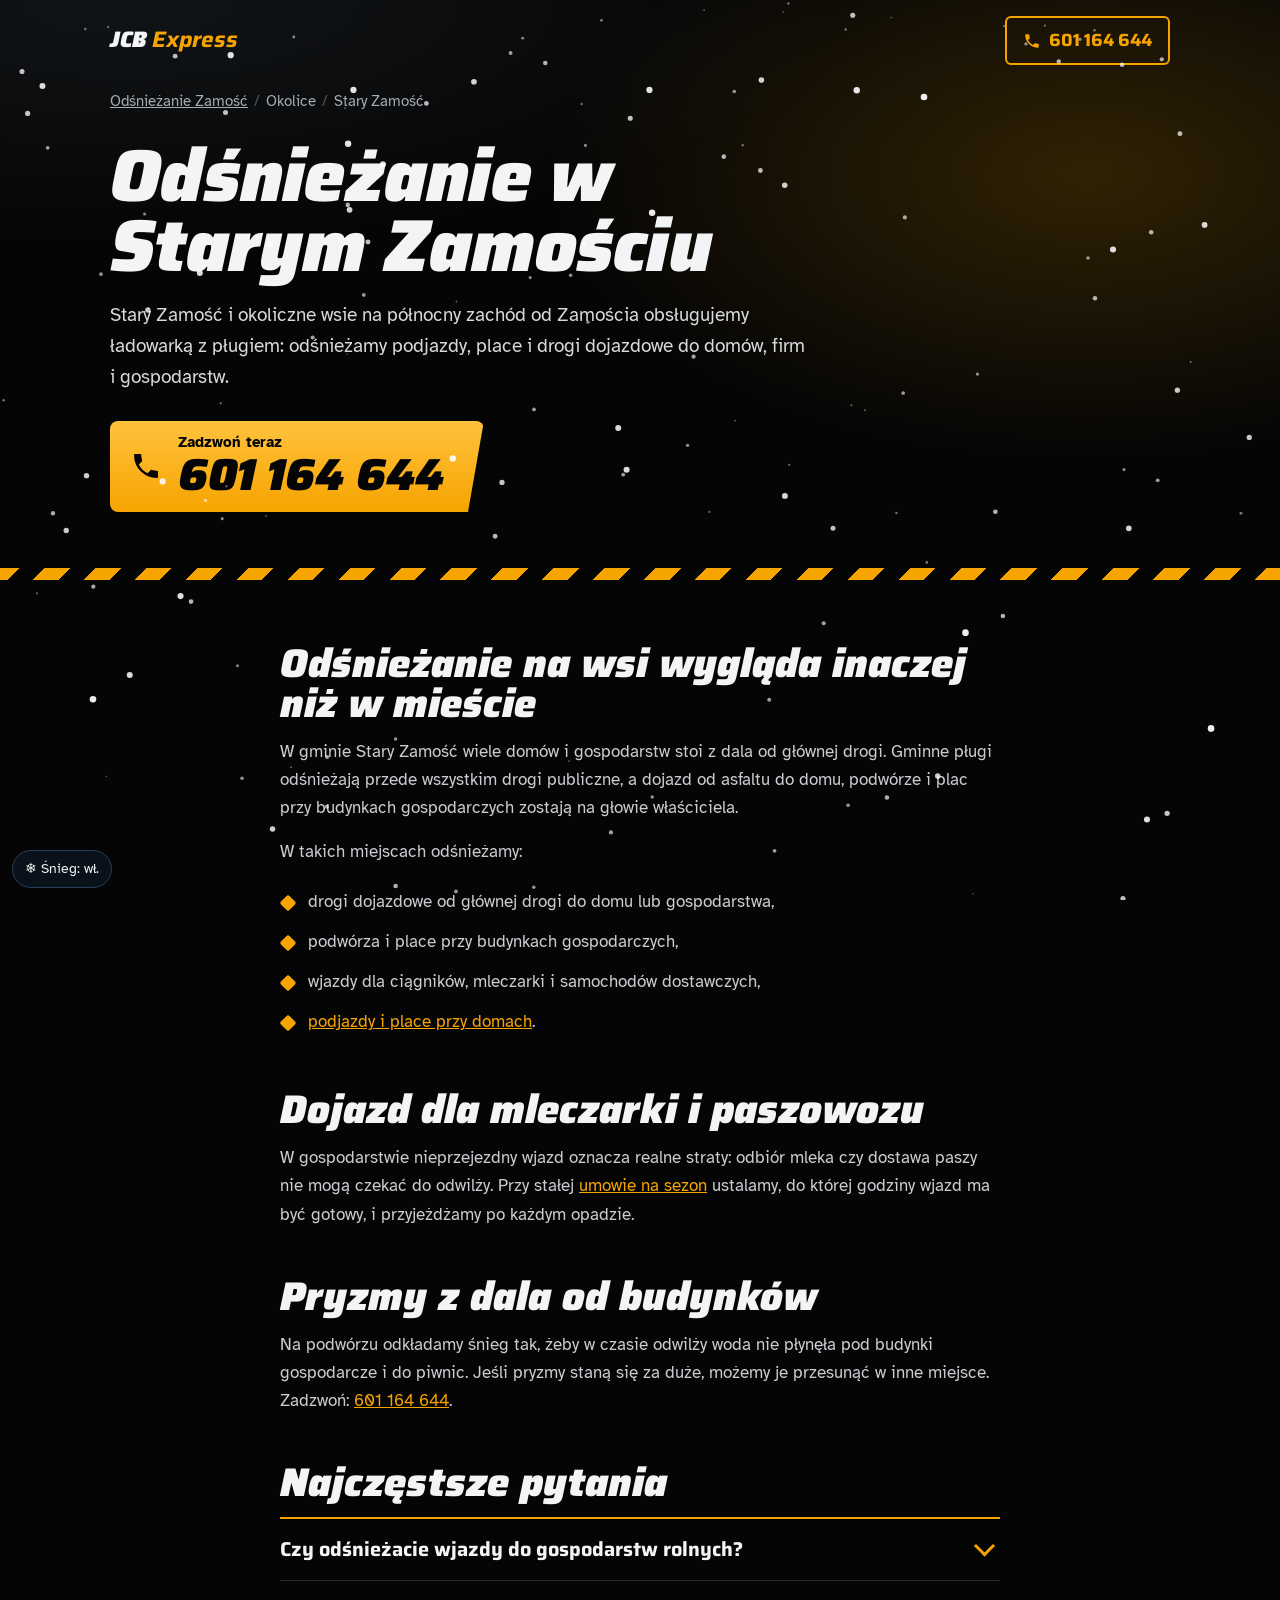
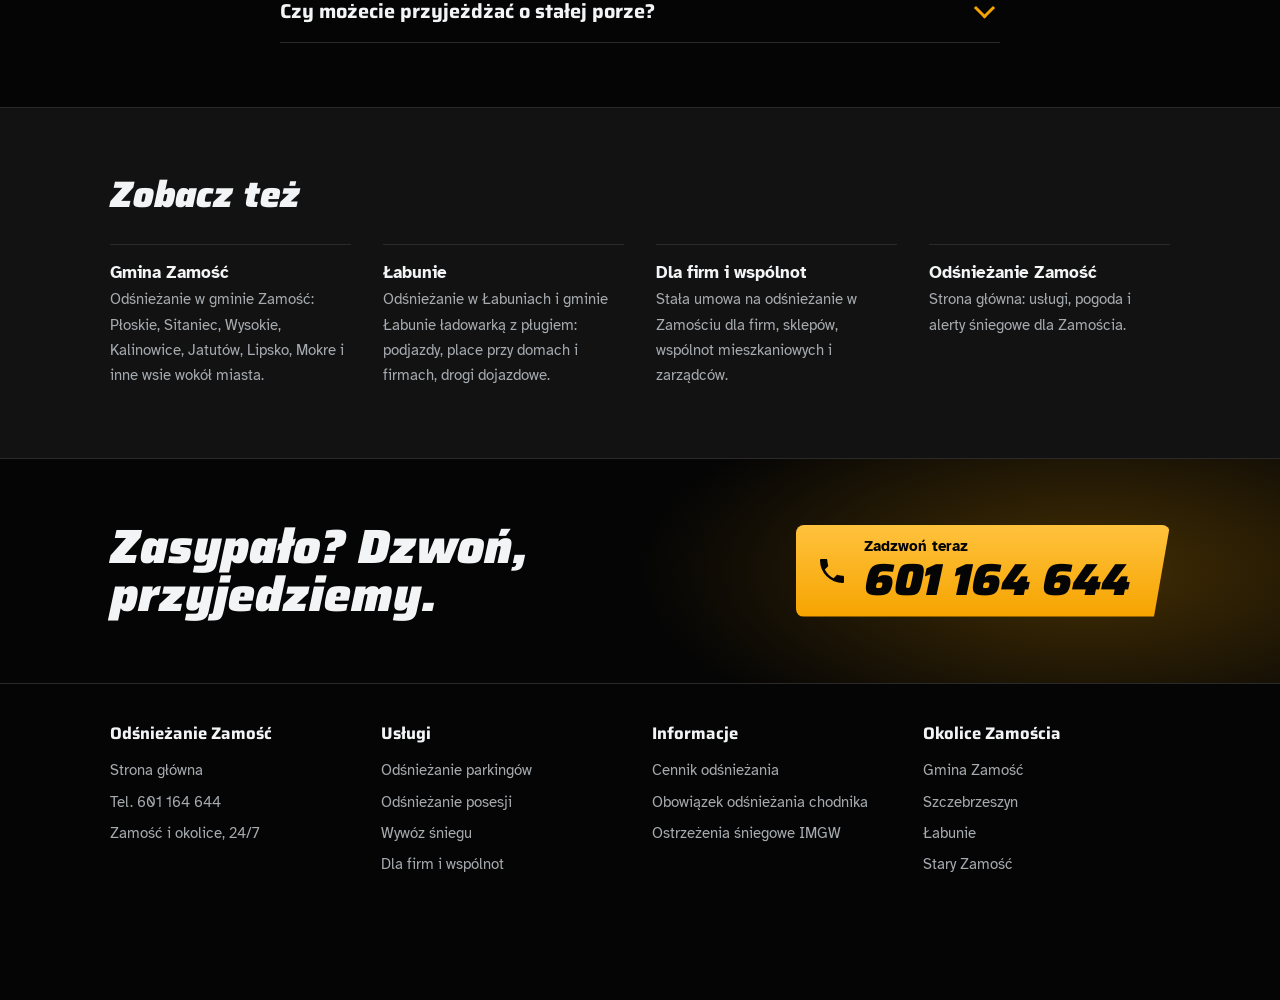
<file: odsniezanie-stary-zamosc/index.html>
<!doctype html>
<html lang="pl">
<head>
<meta charset="utf-8">
<meta name="viewport" content="width=device-width, initial-scale=1">
<title>Odśnieżanie Stary Zamość i okolice – posesje i place | 601 164 644</title>
<meta name="description" content="Odśnieżanie w Starym Zamościu i okolicy: podjazdy, place przy domach, firmach i gospodarstwach, drogi dojazdowe. Ładowarka z pługiem. Tel. 601 164 644.">
<meta name="robots" content="index, follow, max-image-preview:large, max-snippet:-1, max-video-preview:-1">
<link rel="canonical" href="https://www.odsniezaniezamosc.pl/odsniezanie-stary-zamosc/">
<meta name="geo.region" content="PL-LU">
<meta name="geo.placename" content="Zamość">
<meta property="og:type" content="website">
<meta property="og:locale" content="pl_PL">
<meta property="og:site_name" content="Odśnieżanie Zamość – JCB Express">
<meta property="og:title" content="Odśnieżanie Stary Zamość i okolice – posesje i place | 601 164 644">
<meta property="og:description" content="Odśnieżanie w Starym Zamościu i okolicy: podjazdy, place przy domach, firmach i gospodarstwach, drogi dojazdowe. Ładowarka z pługiem. Tel. 601 164 644.">
<meta property="og:url" content="https://www.odsniezaniezamosc.pl/odsniezanie-stary-zamosc/">
<meta property="og:image" content="https://www.odsniezaniezamosc.pl/img/odsniezanie-zamosc-og.jpg">
<meta name="twitter:card" content="summary_large_image">
<meta name="format-detection" content="telephone=yes">
<meta name="theme-color" content="#050505">
<link rel="icon" href="/favicon.ico" sizes="48x48">
<link rel="apple-touch-icon" href="/img/apple-touch-icon.png">
<link rel="manifest" href="/site.webmanifest">
<link rel="preconnect" href="https://fonts.googleapis.com">
<link rel="preconnect" href="https://fonts.gstatic.com" crossorigin>
<link href="https://fonts.googleapis.com/css2?family=Saira:ital,wght@0,500;0,700;1,800;1,900&family=Atkinson+Hyperlegible:wght@400;700&display=swap" rel="stylesheet">
<link rel="stylesheet" href="/css/podstrony.css">
<script type="application/ld+json">{"@context": "https://schema.org", "@type": "BreadcrumbList", "itemListElement": [{"@type": "ListItem", "position": 1, "name": "Odśnieżanie Zamość", "item": "https://www.odsniezaniezamosc.pl/"}, {"@type": "ListItem", "position": 2, "name": "Stary Zamość", "item": "https://www.odsniezaniezamosc.pl/odsniezanie-stary-zamosc/"}]}</script>
<script type="application/ld+json">{"@context": "https://schema.org", "@type": "WebPage", "url": "https://www.odsniezaniezamosc.pl/odsniezanie-stary-zamosc/", "name": "Odśnieżanie Stary Zamość i okolice – posesje i place | 601 164 644", "inLanguage": "pl", "primaryImageOfPage": {"@type": "ImageObject", "url": "https://www.odsniezaniezamosc.pl/img/odsniezanie-zamosc-ladowarka-jcb-plug.jpg", "width": 600, "height": 800}}</script>
<script type="application/ld+json">{"@context": "https://schema.org", "@type": "FAQPage", "mainEntity": [{"@type": "Question", "name": "Czy odśnieżacie wjazdy do gospodarstw rolnych?", "acceptedAnswer": {"@type": "Answer", "text": "Tak. Odśnieżamy drogi dojazdowe, podwórza i place przy budynkach gospodarczych, tak żeby mógł wjechać ciągnik, mleczarka czy dostawca."}}, {"@type": "Question", "name": "Czy możecie przyjeżdżać o stałej porze?", "acceptedAnswer": {"@type": "Answer", "text": "Tak, przy umowie sezonowej ustalamy godzinę, do której wjazd ma być odśnieżony, np. przed porannym odbiorem mleka."}}]}</script>
<script type="application/ld+json">{"@context": "https://schema.org", "@type": "Service", "name": "Odśnieżanie w gminie Stary Zamość", "serviceType": "Odśnieżanie", "url": "https://www.odsniezaniezamosc.pl/odsniezanie-stary-zamosc/", "description": "Odśnieżanie w Starym Zamościu i okolicy: podjazdy, place przy domach, firmach i gospodarstwach, drogi dojazdowe. Ładowarka z pługiem. Tel. 601 164 644.", "provider": {"@type": "LocalBusiness", "@id": "https://www.odsniezaniezamosc.pl/#firma", "name": "JCB Express – Odśnieżanie Zamość", "telephone": "+48601164644", "url": "https://www.odsniezaniezamosc.pl/"}, "areaServed": [{"@type": "Place", "name": "Stary Zamość"}, {"@type": "City", "name": "Zamość"}]}</script>
</head>
<body>
<canvas id="snieg" aria-hidden="true"></canvas>

<header class="hero">
  <div class="wrap">
    <nav class="bar" aria-label="Główna">
      <a class="brand" href="/" aria-label="Odśnieżanie Zamość – strona główna">JCB <b>Express</b></a>
      <a class="bar-tel" href="tel:+48601164644" aria-label="Zadzwoń: 601 164 644"><svg width="18" height="18" viewBox="0 0 24 24" aria-hidden="true"><path fill="currentColor" d="M6.6 10.8a15.1 15.1 0 0 0 6.6 6.6l2.2-2.2c.3-.3.7-.4 1-.2 1.1.4 2.3.6 3.6.6.6 0 1 .4 1 1V20c0 .6-.4 1-1 1A17 17 0 0 1 3 4c0-.6.4-1 1-1h3.5c.6 0 1 .4 1 1 0 1.3.2 2.5.6 3.6.1.3 0 .7-.2 1z"/></svg><span class="num">601 164 644</span></a>
    </nav>
    <nav class="crumbs" aria-label="Okruszki">
      <ol><li><a href="/">Odśnieżanie Zamość</a></li><li>Okolice</li><li aria-current="page">Stary Zamość</li></ol>
    </nav>
    <div class="hero-in">
      <h1>Odśnieżanie w Starym Zamościu</h1>
      <p class="lead">Stary Zamość i okoliczne wsie na północny zachód od Zamościa obsługujemy ładowarką z pługiem: odśnieżamy podjazdy, place i drogi dojazdowe do domów, firm i gospodarstw.</p>
      <a class="call" href="tel:+48601164644"><svg width="32" height="32" viewBox="0 0 24 24" aria-hidden="true"><path fill="currentColor" d="M6.6 10.8a15.1 15.1 0 0 0 6.6 6.6l2.2-2.2c.3-.3.7-.4 1-.2 1.1.4 2.3.6 3.6.6.6 0 1 .4 1 1V20c0 .6-.4 1-1 1A17 17 0 0 1 3 4c0-.6.4-1 1-1h3.5c.6 0 1 .4 1 1 0 1.3.2 2.5.6 3.6.1.3 0 .7-.2 1z"/></svg><span><small>Zadzwoń teraz</small><strong>601 164 644</strong></span></a>
    </div>
  </div>
  <div class="stripe" aria-hidden="true"></div>
</header>

<main>
  
  <article class="content">
    <div class="wrap narrow">

<h2>Odśnieżanie na wsi wygląda inaczej niż w mieście</h2>
<p>W gminie Stary Zamość wiele domów i gospodarstw stoi z dala od głównej drogi. Gminne pługi odśnieżają przede wszystkim drogi publiczne, a dojazd od asfaltu do domu, podwórze i plac przy budynkach gospodarczych zostają na głowie właściciela.</p>
<p>W takich miejscach odśnieżamy:</p>
<ul class="ticks">
<li>drogi dojazdowe od głównej drogi do domu lub gospodarstwa,</li>
<li>podwórza i place przy budynkach gospodarczych,</li>
<li>wjazdy dla ciągników, mleczarki i samochodów dostawczych,</li>
<li><a href="/odsniezanie-posesji-zamosc/">podjazdy i place przy domach</a>.</li>
</ul>

<h2>Dojazd dla mleczarki i paszowozu</h2>
<p>W gospodarstwie nieprzejezdny wjazd oznacza realne straty: odbiór mleka czy dostawa paszy nie mogą czekać do odwilży. Przy stałej <a href="/odsniezanie-dla-firm-i-wspolnot/">umowie na sezon</a> ustalamy, do której godziny wjazd ma być gotowy, i przyjeżdżamy po każdym opadzie.</p>

<h2>Pryzmy z dala od budynków</h2>
<p>Na podwórzu odkładamy śnieg tak, żeby w czasie odwilży woda nie płynęła pod budynki gospodarcze i do piwnic. Jeśli pryzmy staną się za duże, możemy je przesunąć w inne miejsce. Zadzwoń: <a href="tel:+48601164644">601 164 644</a>.</p>

      <h2>Najczęstsze pytania</h2>
      <div class="faq"><details><summary>Czy odśnieżacie wjazdy do gospodarstw rolnych?</summary><p>Tak. Odśnieżamy drogi dojazdowe, podwórza i place przy budynkach gospodarczych, tak żeby mógł wjechać ciągnik, mleczarka czy dostawca.</p></details><details><summary>Czy możecie przyjeżdżać o stałej porze?</summary><p>Tak, przy umowie sezonowej ustalamy godzinę, do której wjazd ma być odśnieżony, np. przed porannym odbiorem mleka.</p></details></div>
    </div>
  </article>

  <section class="related" aria-labelledby="rel-h">
    <div class="wrap">
      <h2 id="rel-h">Zobacz też</h2>
      <ul class="links"><li><a href="/odsniezanie-gmina-zamosc/">Gmina Zamość<span>Odśnieżanie w gminie Zamość: Płoskie, Sitaniec, Wysokie, Kalinowice, Jatutów, Lipsko, Mokre i inne wsie wokół miasta.</span></a></li><li><a href="/odsniezanie-labunie/">Łabunie<span>Odśnieżanie w Łabuniach i gminie Łabunie ładowarką z pługiem: podjazdy, place przy domach i firmach, drogi dojazdowe.</span></a></li><li><a href="/odsniezanie-dla-firm-i-wspolnot/">Dla firm i wspólnot<span>Stała umowa na odśnieżanie w Zamościu dla firm, sklepów, wspólnot mieszkaniowych i zarządców.</span></a></li><li><a href="/">Odśnieżanie Zamość<span>Strona główna: usługi, pogoda i alerty śniegowe dla Zamościa.</span></a></li></ul>
    </div>
  </section>

  <section class="closing" aria-labelledby="tel-h">
    <div class="wrap">
      <h2 id="tel-h">Zasypało? Dzwoń, przyjedziemy.</h2>
      <a class="call" href="tel:+48601164644"><svg width="32" height="32" viewBox="0 0 24 24" aria-hidden="true"><path fill="currentColor" d="M6.6 10.8a15.1 15.1 0 0 0 6.6 6.6l2.2-2.2c.3-.3.7-.4 1-.2 1.1.4 2.3.6 3.6.6.6 0 1 .4 1 1V20c0 .6-.4 1-1 1A17 17 0 0 1 3 4c0-.6.4-1 1-1h3.5c.6 0 1 .4 1 1 0 1.3.2 2.5.6 3.6.1.3 0 .7-.2 1z"/></svg><span><small>Zadzwoń teraz</small><strong>601 164 644</strong></span></a>
    </div>
  </section>
</main>

<footer>
  <div class="wrap foot">
    <div><h3>Odśnieżanie Zamość</h3><ul><li><a href="/">Strona główna</a></li><li>Tel. <a href="tel:+48601164644">601 164 644</a></li><li>Zamość i okolice, 24/7</li></ul></div>
    <div><h3>Usługi</h3><ul><li><a href="/odsniezanie-parkingow-zamosc/">Odśnieżanie parkingów</a></li><li><a href="/odsniezanie-posesji-zamosc/">Odśnieżanie posesji</a></li><li><a href="/wywoz-sniegu-zamosc/">Wywóz śniegu</a></li><li><a href="/odsniezanie-dla-firm-i-wspolnot/">Dla firm i wspólnot</a></li></ul></div>
    <div><h3>Informacje</h3><ul><li><a href="/cennik-odsniezania-zamosc/">Cennik odśnieżania</a></li><li><a href="/obowiazek-odsniezania-chodnika/">Obowiązek odśnieżania chodnika</a></li><li><a href="/ostrzezenia-sniegowe/">Ostrzeżenia śniegowe IMGW</a></li></ul></div>
    <div><h3>Okolice Zamościa</h3><ul><li><a href="/odsniezanie-gmina-zamosc/">Gmina Zamość</a></li><li><a href="/odsniezanie-szczebrzeszyn/">Szczebrzeszyn</a></li><li><a href="/odsniezanie-labunie/">Łabunie</a></li><li><a href="/odsniezanie-stary-zamosc/">Stary Zamość</a></li></ul></div>
  </div>
</footer>

<a class="dock" href="tel:+48601164644" aria-label="Zadzwoń: 601 164 644"><svg width="26" height="26" viewBox="0 0 24 24" aria-hidden="true"><path fill="currentColor" d="M6.6 10.8a15.1 15.1 0 0 0 6.6 6.6l2.2-2.2c.3-.3.7-.4 1-.2 1.1.4 2.3.6 3.6.6.6 0 1 .4 1 1V20c0 .6-.4 1-1 1A17 17 0 0 1 3 4c0-.6.4-1 1-1h3.5c.6 0 1 .4 1 1 0 1.3.2 2.5.6 3.6.1.3 0 .7-.2 1z"/></svg> Zadzwoń: 601 164 644</a>
<button type="button" class="snow-toggle" id="snow-toggle" aria-pressed="true">❄ Śnieg: wł.</button>
<script src="/js/snieg.js" defer></script>
</body>
</html>
</file>
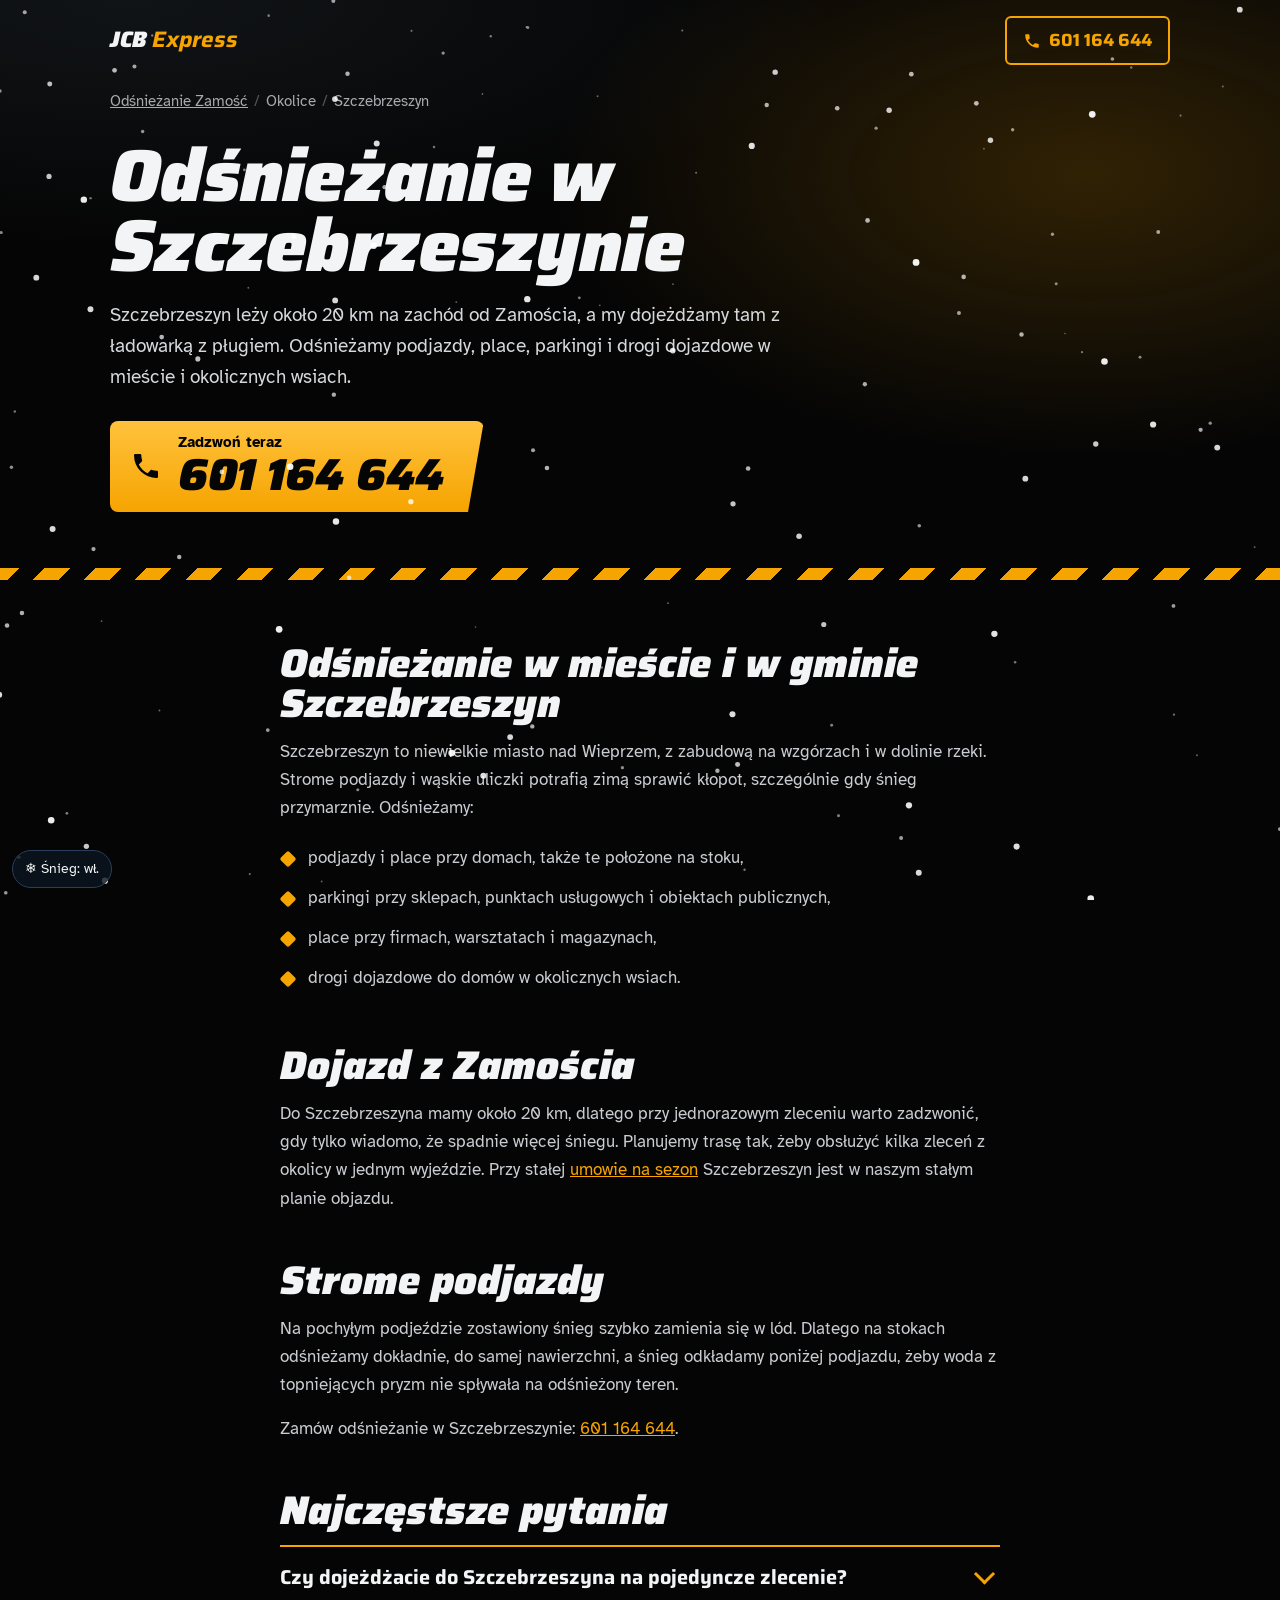
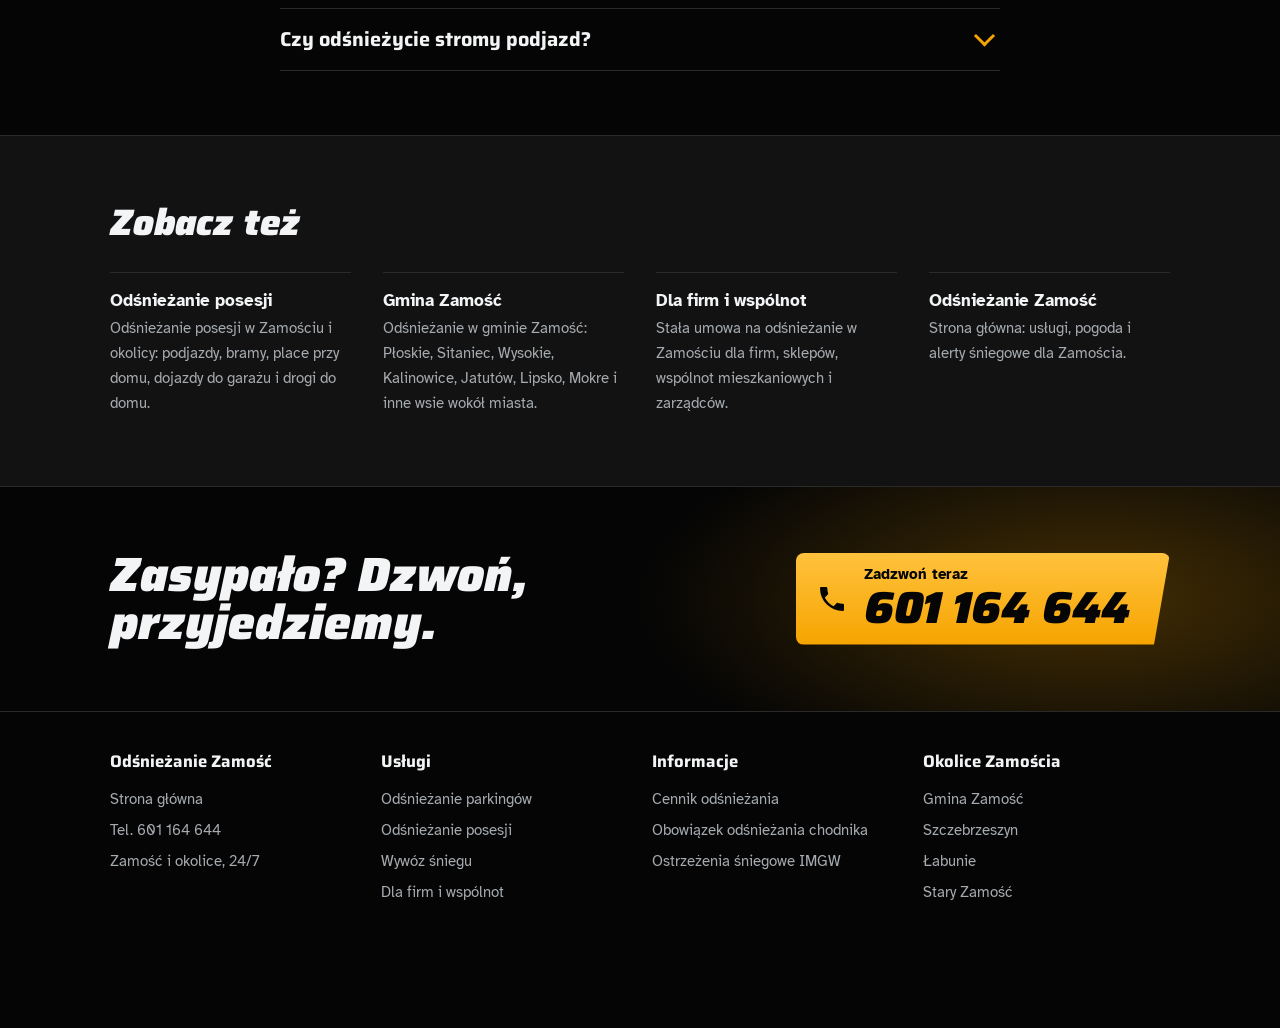
<file: odsniezanie-szczebrzeszyn/index.html>
<!doctype html>
<html lang="pl">
<head>
<meta charset="utf-8">
<meta name="viewport" content="width=device-width, initial-scale=1">
<title>Odśnieżanie Szczebrzeszyn – posesje, place, parkingi | 601 164 644</title>
<meta name="description" content="Odśnieżanie w Szczebrzeszynie i okolicy ładowarką z pługiem: podjazdy, place, parkingi przy firmach i sklepach, drogi dojazdowe. Zadzwoń: 601 164 644.">
<meta name="robots" content="index, follow, max-image-preview:large, max-snippet:-1, max-video-preview:-1">
<link rel="canonical" href="https://www.odsniezaniezamosc.pl/odsniezanie-szczebrzeszyn/">
<meta name="geo.region" content="PL-LU">
<meta name="geo.placename" content="Zamość">
<meta property="og:type" content="website">
<meta property="og:locale" content="pl_PL">
<meta property="og:site_name" content="Odśnieżanie Zamość – JCB Express">
<meta property="og:title" content="Odśnieżanie Szczebrzeszyn – posesje, place, parkingi | 601 164 644">
<meta property="og:description" content="Odśnieżanie w Szczebrzeszynie i okolicy ładowarką z pługiem: podjazdy, place, parkingi przy firmach i sklepach, drogi dojazdowe. Zadzwoń: 601 164 644.">
<meta property="og:url" content="https://www.odsniezaniezamosc.pl/odsniezanie-szczebrzeszyn/">
<meta property="og:image" content="https://www.odsniezaniezamosc.pl/img/odsniezanie-zamosc-og.jpg">
<meta name="twitter:card" content="summary_large_image">
<meta name="format-detection" content="telephone=yes">
<meta name="theme-color" content="#050505">
<link rel="icon" href="/favicon.ico" sizes="48x48">
<link rel="apple-touch-icon" href="/img/apple-touch-icon.png">
<link rel="manifest" href="/site.webmanifest">
<link rel="preconnect" href="https://fonts.googleapis.com">
<link rel="preconnect" href="https://fonts.gstatic.com" crossorigin>
<link href="https://fonts.googleapis.com/css2?family=Saira:ital,wght@0,500;0,700;1,800;1,900&family=Atkinson+Hyperlegible:wght@400;700&display=swap" rel="stylesheet">
<link rel="stylesheet" href="/css/podstrony.css">
<script type="application/ld+json">{"@context": "https://schema.org", "@type": "BreadcrumbList", "itemListElement": [{"@type": "ListItem", "position": 1, "name": "Odśnieżanie Zamość", "item": "https://www.odsniezaniezamosc.pl/"}, {"@type": "ListItem", "position": 2, "name": "Szczebrzeszyn", "item": "https://www.odsniezaniezamosc.pl/odsniezanie-szczebrzeszyn/"}]}</script>
<script type="application/ld+json">{"@context": "https://schema.org", "@type": "WebPage", "url": "https://www.odsniezaniezamosc.pl/odsniezanie-szczebrzeszyn/", "name": "Odśnieżanie Szczebrzeszyn – posesje, place, parkingi | 601 164 644", "inLanguage": "pl", "primaryImageOfPage": {"@type": "ImageObject", "url": "https://www.odsniezaniezamosc.pl/img/odsniezanie-zamosc-ladowarka-jcb-plug.jpg", "width": 600, "height": 800}}</script>
<script type="application/ld+json">{"@context": "https://schema.org", "@type": "FAQPage", "mainEntity": [{"@type": "Question", "name": "Czy dojeżdżacie do Szczebrzeszyna na pojedyncze zlecenie?", "acceptedAnswer": {"@type": "Answer", "text": "Tak, ale przy jednorazowym zleceniu najlepiej zadzwonić wcześniej, żeby połączyć wyjazd z innymi zleceniami w okolicy. Przy umowie sezonowej przyjeżdżamy po każdym opadzie."}}, {"@type": "Question", "name": "Czy odśnieżycie stromy podjazd?", "acceptedAnswer": {"@type": "Answer", "text": "Tak. Na stokach odśnieżamy do samej nawierzchni i odkładamy śnieg poniżej podjazdu, żeby nie tworzył się lód."}}]}</script>
<script type="application/ld+json">{"@context": "https://schema.org", "@type": "Service", "name": "Odśnieżanie w Szczebrzeszynie", "serviceType": "Odśnieżanie", "url": "https://www.odsniezaniezamosc.pl/odsniezanie-szczebrzeszyn/", "description": "Odśnieżanie w Szczebrzeszynie i okolicy ładowarką z pługiem: podjazdy, place, parkingi przy firmach i sklepach, drogi dojazdowe. Zadzwoń: 601 164 644.", "provider": {"@type": "LocalBusiness", "@id": "https://www.odsniezaniezamosc.pl/#firma", "name": "JCB Express – Odśnieżanie Zamość", "telephone": "+48601164644", "url": "https://www.odsniezaniezamosc.pl/"}, "areaServed": [{"@type": "Place", "name": "Szczebrzeszyn"}, {"@type": "City", "name": "Zamość"}]}</script>
</head>
<body>
<canvas id="snieg" aria-hidden="true"></canvas>

<header class="hero">
  <div class="wrap">
    <nav class="bar" aria-label="Główna">
      <a class="brand" href="/" aria-label="Odśnieżanie Zamość – strona główna">JCB <b>Express</b></a>
      <a class="bar-tel" href="tel:+48601164644" aria-label="Zadzwoń: 601 164 644"><svg width="18" height="18" viewBox="0 0 24 24" aria-hidden="true"><path fill="currentColor" d="M6.6 10.8a15.1 15.1 0 0 0 6.6 6.6l2.2-2.2c.3-.3.7-.4 1-.2 1.1.4 2.3.6 3.6.6.6 0 1 .4 1 1V20c0 .6-.4 1-1 1A17 17 0 0 1 3 4c0-.6.4-1 1-1h3.5c.6 0 1 .4 1 1 0 1.3.2 2.5.6 3.6.1.3 0 .7-.2 1z"/></svg><span class="num">601 164 644</span></a>
    </nav>
    <nav class="crumbs" aria-label="Okruszki">
      <ol><li><a href="/">Odśnieżanie Zamość</a></li><li>Okolice</li><li aria-current="page">Szczebrzeszyn</li></ol>
    </nav>
    <div class="hero-in">
      <h1>Odśnieżanie w Szczebrzeszynie</h1>
      <p class="lead">Szczebrzeszyn leży około 20 km na zachód od Zamościa, a my dojeżdżamy tam z ładowarką z pługiem. Odśnieżamy podjazdy, place, parkingi i drogi dojazdowe w mieście i okolicznych wsiach.</p>
      <a class="call" href="tel:+48601164644"><svg width="32" height="32" viewBox="0 0 24 24" aria-hidden="true"><path fill="currentColor" d="M6.6 10.8a15.1 15.1 0 0 0 6.6 6.6l2.2-2.2c.3-.3.7-.4 1-.2 1.1.4 2.3.6 3.6.6.6 0 1 .4 1 1V20c0 .6-.4 1-1 1A17 17 0 0 1 3 4c0-.6.4-1 1-1h3.5c.6 0 1 .4 1 1 0 1.3.2 2.5.6 3.6.1.3 0 .7-.2 1z"/></svg><span><small>Zadzwoń teraz</small><strong>601 164 644</strong></span></a>
    </div>
  </div>
  <div class="stripe" aria-hidden="true"></div>
</header>

<main>
  
  <article class="content">
    <div class="wrap narrow">

<h2>Odśnieżanie w mieście i w gminie Szczebrzeszyn</h2>
<p>Szczebrzeszyn to niewielkie miasto nad Wieprzem, z zabudową na wzgórzach i w dolinie rzeki. Strome podjazdy i wąskie uliczki potrafią zimą sprawić kłopot, szczególnie gdy śnieg przymarznie. Odśnieżamy:</p>
<ul class="ticks">
<li>podjazdy i place przy domach, także te położone na stoku,</li>
<li>parkingi przy sklepach, punktach usługowych i obiektach publicznych,</li>
<li>place przy firmach, warsztatach i magazynach,</li>
<li>drogi dojazdowe do domów w okolicznych wsiach.</li>
</ul>

<h2>Dojazd z Zamościa</h2>
<p>Do Szczebrzeszyna mamy około 20 km, dlatego przy jednorazowym zleceniu warto zadzwonić, gdy tylko wiadomo, że spadnie więcej śniegu. Planujemy trasę tak, żeby obsłużyć kilka zleceń z okolicy w jednym wyjeździe. Przy stałej <a href="/odsniezanie-dla-firm-i-wspolnot/">umowie na sezon</a> Szczebrzeszyn jest w naszym stałym planie objazdu.</p>

<h2>Strome podjazdy</h2>
<p>Na pochyłym podjeździe zostawiony śnieg szybko zamienia się w lód. Dlatego na stokach odśnieżamy dokładnie, do samej nawierzchni, a śnieg odkładamy poniżej podjazdu, żeby woda z topniejących pryzm nie spływała na odśnieżony teren.</p>

<p>Zamów odśnieżanie w Szczebrzeszynie: <a href="tel:+48601164644">601 164 644</a>.</p>

      <h2>Najczęstsze pytania</h2>
      <div class="faq"><details><summary>Czy dojeżdżacie do Szczebrzeszyna na pojedyncze zlecenie?</summary><p>Tak, ale przy jednorazowym zleceniu najlepiej zadzwonić wcześniej, żeby połączyć wyjazd z innymi zleceniami w okolicy. Przy umowie sezonowej przyjeżdżamy po każdym opadzie.</p></details><details><summary>Czy odśnieżycie stromy podjazd?</summary><p>Tak. Na stokach odśnieżamy do samej nawierzchni i odkładamy śnieg poniżej podjazdu, żeby nie tworzył się lód.</p></details></div>
    </div>
  </article>

  <section class="related" aria-labelledby="rel-h">
    <div class="wrap">
      <h2 id="rel-h">Zobacz też</h2>
      <ul class="links"><li><a href="/odsniezanie-posesji-zamosc/">Odśnieżanie posesji<span>Odśnieżanie posesji w Zamościu i okolicy: podjazdy, bramy, place przy domu, dojazdy do garażu i drogi do domu.</span></a></li><li><a href="/odsniezanie-gmina-zamosc/">Gmina Zamość<span>Odśnieżanie w gminie Zamość: Płoskie, Sitaniec, Wysokie, Kalinowice, Jatutów, Lipsko, Mokre i inne wsie wokół miasta.</span></a></li><li><a href="/odsniezanie-dla-firm-i-wspolnot/">Dla firm i wspólnot<span>Stała umowa na odśnieżanie w Zamościu dla firm, sklepów, wspólnot mieszkaniowych i zarządców.</span></a></li><li><a href="/">Odśnieżanie Zamość<span>Strona główna: usługi, pogoda i alerty śniegowe dla Zamościa.</span></a></li></ul>
    </div>
  </section>

  <section class="closing" aria-labelledby="tel-h">
    <div class="wrap">
      <h2 id="tel-h">Zasypało? Dzwoń, przyjedziemy.</h2>
      <a class="call" href="tel:+48601164644"><svg width="32" height="32" viewBox="0 0 24 24" aria-hidden="true"><path fill="currentColor" d="M6.6 10.8a15.1 15.1 0 0 0 6.6 6.6l2.2-2.2c.3-.3.7-.4 1-.2 1.1.4 2.3.6 3.6.6.6 0 1 .4 1 1V20c0 .6-.4 1-1 1A17 17 0 0 1 3 4c0-.6.4-1 1-1h3.5c.6 0 1 .4 1 1 0 1.3.2 2.5.6 3.6.1.3 0 .7-.2 1z"/></svg><span><small>Zadzwoń teraz</small><strong>601 164 644</strong></span></a>
    </div>
  </section>
</main>

<footer>
  <div class="wrap foot">
    <div><h3>Odśnieżanie Zamość</h3><ul><li><a href="/">Strona główna</a></li><li>Tel. <a href="tel:+48601164644">601 164 644</a></li><li>Zamość i okolice, 24/7</li></ul></div>
    <div><h3>Usługi</h3><ul><li><a href="/odsniezanie-parkingow-zamosc/">Odśnieżanie parkingów</a></li><li><a href="/odsniezanie-posesji-zamosc/">Odśnieżanie posesji</a></li><li><a href="/wywoz-sniegu-zamosc/">Wywóz śniegu</a></li><li><a href="/odsniezanie-dla-firm-i-wspolnot/">Dla firm i wspólnot</a></li></ul></div>
    <div><h3>Informacje</h3><ul><li><a href="/cennik-odsniezania-zamosc/">Cennik odśnieżania</a></li><li><a href="/obowiazek-odsniezania-chodnika/">Obowiązek odśnieżania chodnika</a></li><li><a href="/ostrzezenia-sniegowe/">Ostrzeżenia śniegowe IMGW</a></li></ul></div>
    <div><h3>Okolice Zamościa</h3><ul><li><a href="/odsniezanie-gmina-zamosc/">Gmina Zamość</a></li><li><a href="/odsniezanie-szczebrzeszyn/">Szczebrzeszyn</a></li><li><a href="/odsniezanie-labunie/">Łabunie</a></li><li><a href="/odsniezanie-stary-zamosc/">Stary Zamość</a></li></ul></div>
  </div>
</footer>

<a class="dock" href="tel:+48601164644" aria-label="Zadzwoń: 601 164 644"><svg width="26" height="26" viewBox="0 0 24 24" aria-hidden="true"><path fill="currentColor" d="M6.6 10.8a15.1 15.1 0 0 0 6.6 6.6l2.2-2.2c.3-.3.7-.4 1-.2 1.1.4 2.3.6 3.6.6.6 0 1 .4 1 1V20c0 .6-.4 1-1 1A17 17 0 0 1 3 4c0-.6.4-1 1-1h3.5c.6 0 1 .4 1 1 0 1.3.2 2.5.6 3.6.1.3 0 .7-.2 1z"/></svg> Zadzwoń: 601 164 644</a>
<button type="button" class="snow-toggle" id="snow-toggle" aria-pressed="true">❄ Śnieg: wł.</button>
<script src="/js/snieg.js" defer></script>
</body>
</html>
</file>
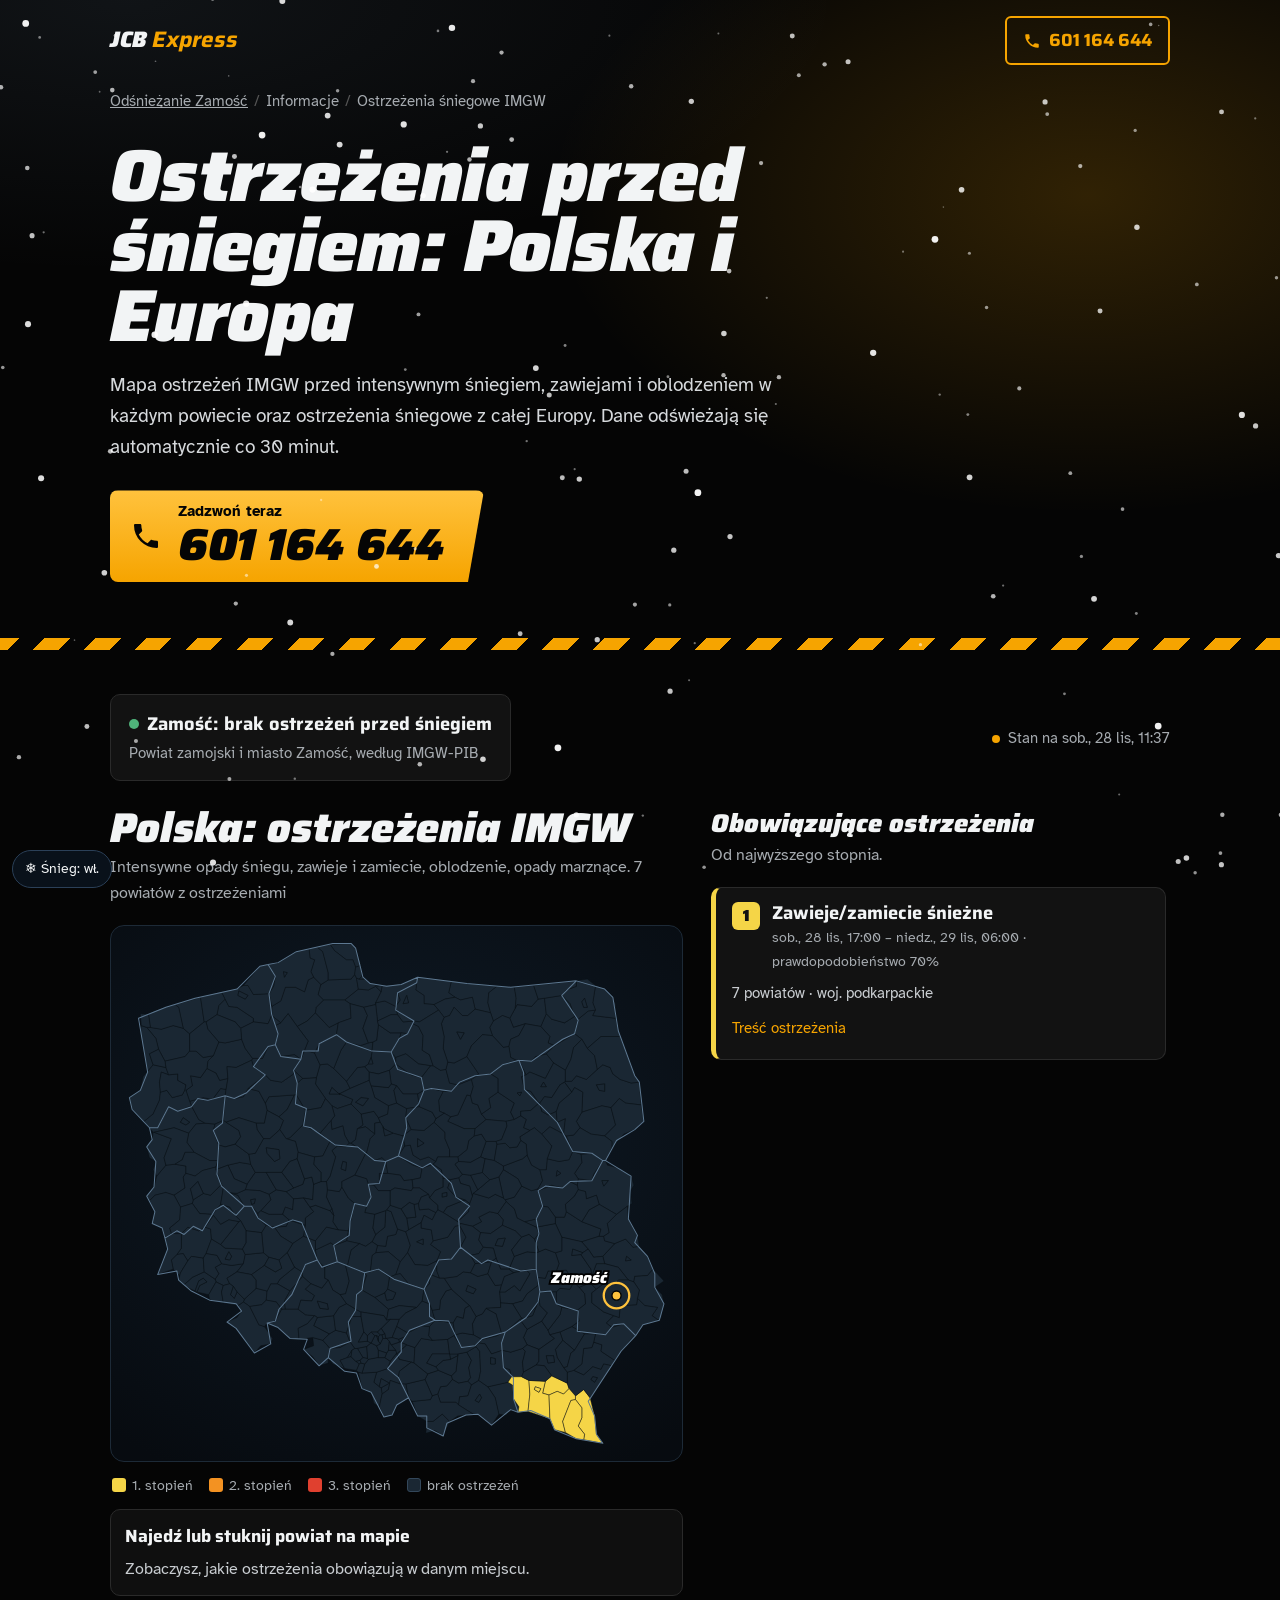
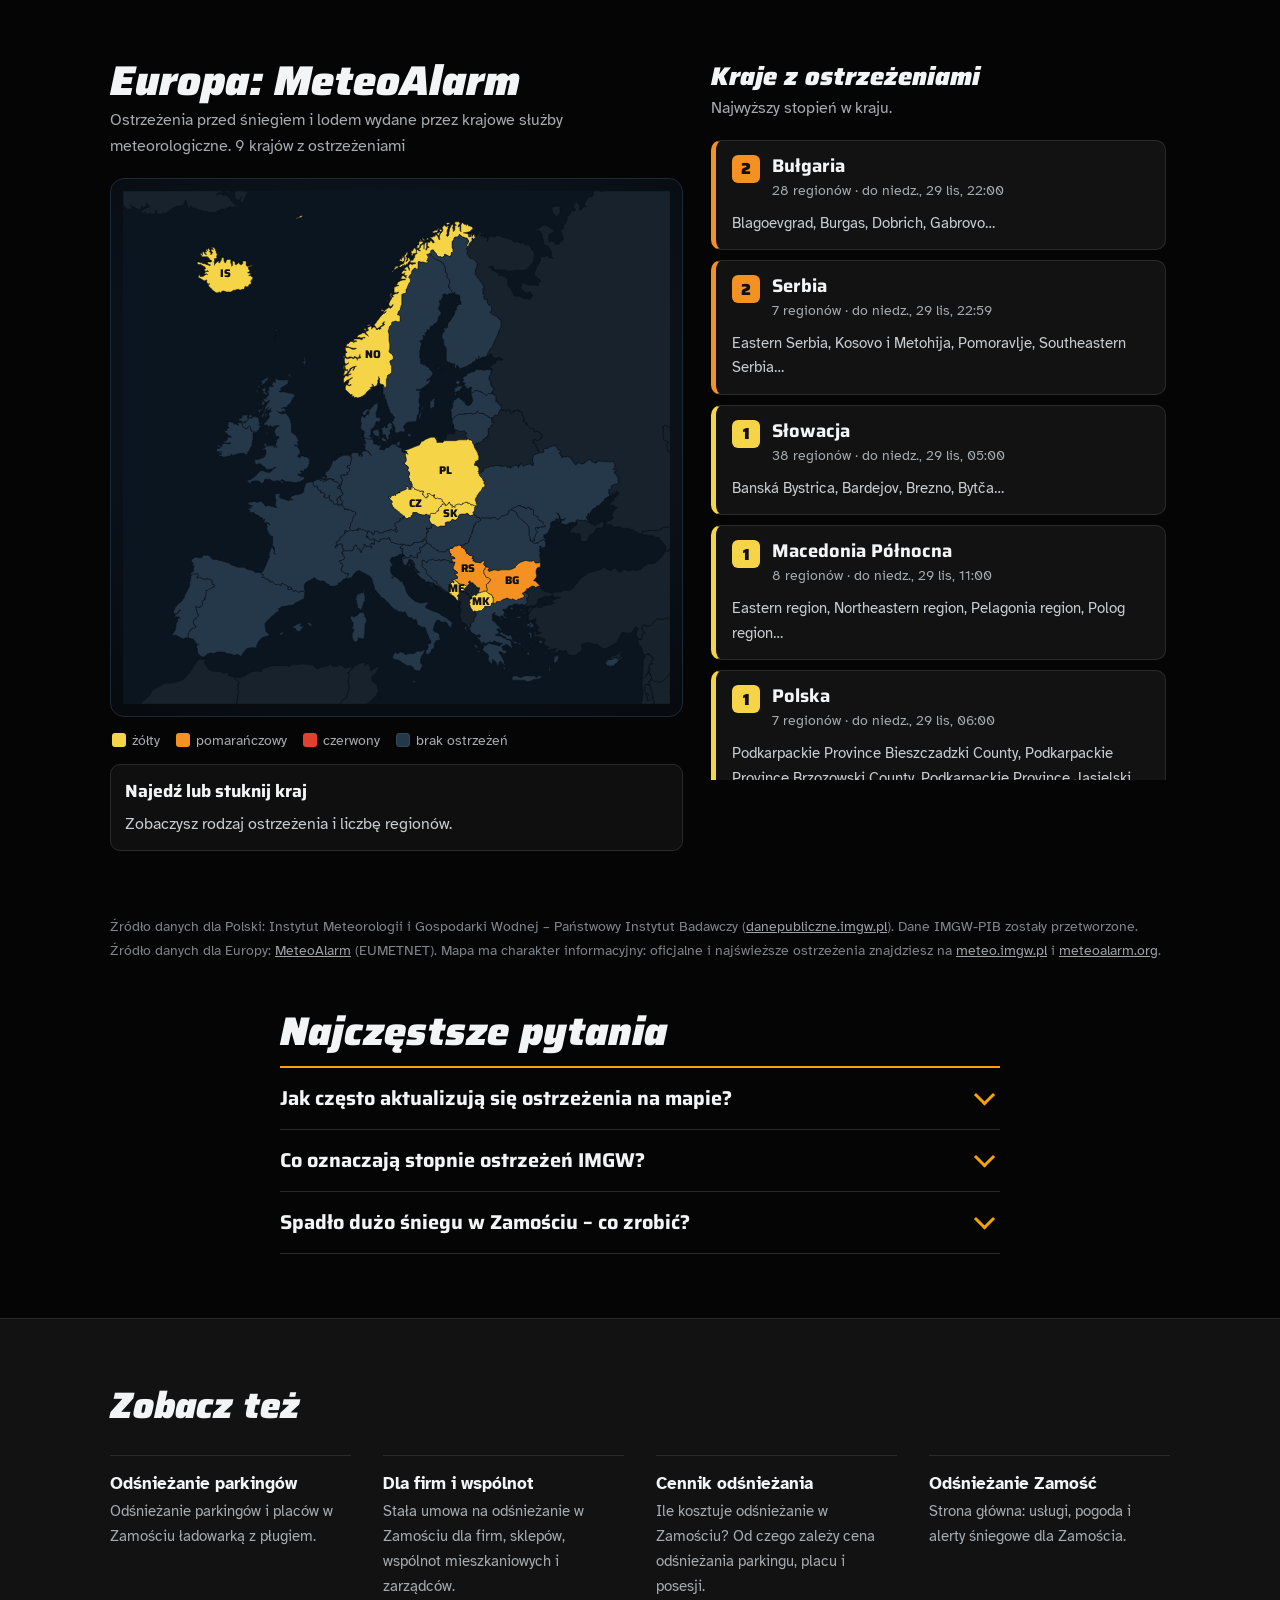
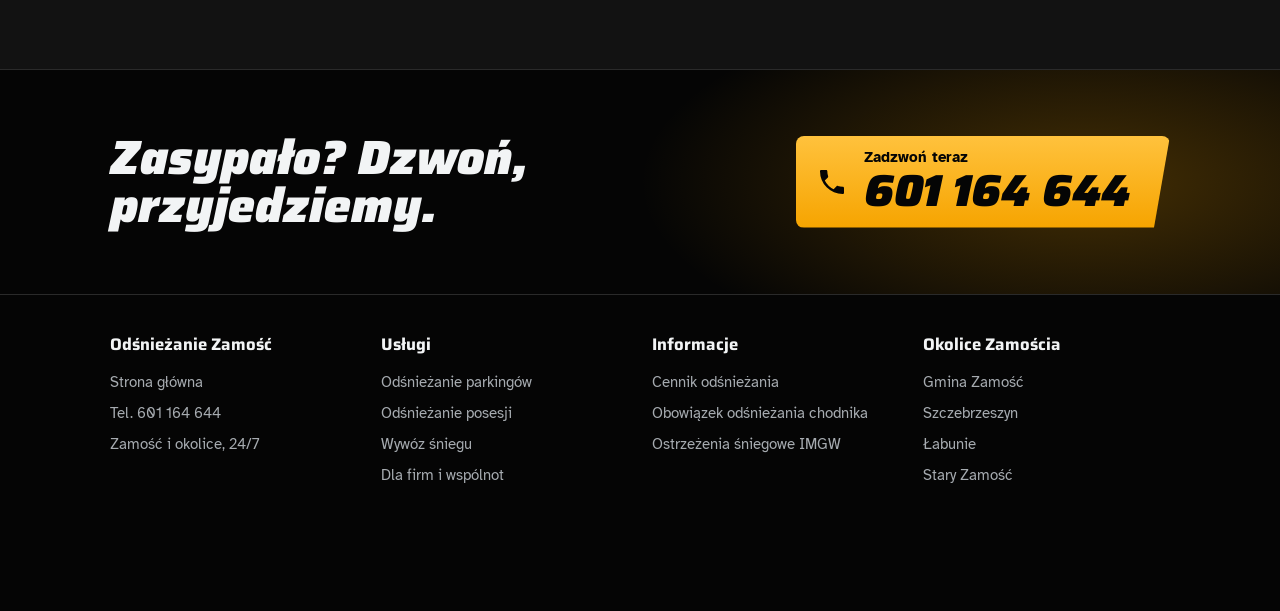
<file: ostrzezenia-sniegowe/index.html>
<!doctype html>
<html lang="pl">
<head>
<meta charset="utf-8">
<meta name="viewport" content="width=device-width, initial-scale=1">
<title>Ostrzeżenia przed śniegiem IMGW – mapa Polski i Europy na żywo</title>
<meta name="description" content="Aktualne ostrzeżenia IMGW przed intensywnymi opadami śniegu, zawiejami i oblodzeniem w powiatach oraz ostrzeżenia MeteoAlarm dla Europy. Mapa aktualizowana co 30 minut.">
<meta name="robots" content="index, follow, max-image-preview:large, max-snippet:-1, max-video-preview:-1">
<link rel="canonical" href="https://www.odsniezaniezamosc.pl/ostrzezenia-sniegowe/">
<meta name="geo.region" content="PL-LU">
<meta name="geo.placename" content="Zamość">
<meta property="og:type" content="website">
<meta property="og:locale" content="pl_PL">
<meta property="og:site_name" content="Odśnieżanie Zamość – JCB Express">
<meta property="og:title" content="Ostrzeżenia przed śniegiem IMGW – mapa Polski i Europy na żywo">
<meta property="og:description" content="Aktualne ostrzeżenia IMGW przed intensywnymi opadami śniegu, zawiejami i oblodzeniem w powiatach oraz ostrzeżenia MeteoAlarm dla Europy. Mapa aktualizowana co 30 minut.">
<meta property="og:url" content="https://www.odsniezaniezamosc.pl/ostrzezenia-sniegowe/">
<meta property="og:image" content="https://www.odsniezaniezamosc.pl/img/odsniezanie-zamosc-og.jpg">
<meta name="twitter:card" content="summary_large_image">
<meta name="format-detection" content="telephone=yes">
<meta name="theme-color" content="#050505">
<link rel="icon" href="/favicon.ico" sizes="48x48">
<link rel="apple-touch-icon" href="/img/apple-touch-icon.png">
<link rel="manifest" href="/site.webmanifest">
<link rel="preconnect" href="https://fonts.googleapis.com">
<link rel="preconnect" href="https://fonts.gstatic.com" crossorigin>
<link href="https://fonts.googleapis.com/css2?family=Saira:ital,wght@0,500;0,700;1,800;1,900&family=Atkinson+Hyperlegible:wght@400;700&display=swap" rel="stylesheet">
<link rel="stylesheet" href="/css/podstrony.css"><link rel="stylesheet" href="/css/ostrzezenia.css">
<script type="application/ld+json">{"@context": "https://schema.org", "@type": "BreadcrumbList", "itemListElement": [{"@type": "ListItem", "position": 1, "name": "Odśnieżanie Zamość", "item": "https://www.odsniezaniezamosc.pl/"}, {"@type": "ListItem", "position": 2, "name": "Ostrzeżenia śniegowe IMGW", "item": "https://www.odsniezaniezamosc.pl/ostrzezenia-sniegowe/"}]}</script>
<script type="application/ld+json">{"@context": "https://schema.org", "@type": "WebPage", "url": "https://www.odsniezaniezamosc.pl/ostrzezenia-sniegowe/", "name": "Ostrzeżenia przed śniegiem IMGW – mapa Polski i Europy na żywo", "inLanguage": "pl", "primaryImageOfPage": {"@type": "ImageObject", "url": "https://www.odsniezaniezamosc.pl/img/odsniezanie-zamosc-ladowarka-jcb-plug.jpg", "width": 600, "height": 800}}</script>
<script type="application/ld+json">{"@context": "https://schema.org", "@type": "FAQPage", "mainEntity": [{"@type": "Question", "name": "Jak często aktualizują się ostrzeżenia na mapie?", "acceptedAnswer": {"@type": "Answer", "text": "Automat pobiera ostrzeżenia z IMGW i MeteoAlarm co 30 minut. Godzinę ostatniej aktualizacji widać nad mapą."}}, {"@type": "Question", "name": "Co oznaczają stopnie ostrzeżeń IMGW?", "acceptedAnswer": {"@type": "Answer", "text": "Stopień 1 (żółty) oznacza zjawiska, które mogą utrudniać życie, np. opady śniegu do kilkunastu centymetrów. Stopień 2 (pomarańczowy) to zjawiska groźne, mogące powodować duże straty. Stopień 3 (czerwony) to zjawiska bardzo groźne, o dużej intensywności."}}, {"@type": "Question", "name": "Spadło dużo śniegu w Zamościu – co zrobić?", "acceptedAnswer": {"@type": "Answer", "text": "Zadzwoń pod 601 164 644. Przy ostrzeżeniu przed intensywnym śniegiem najlepiej umówić odśnieżanie zawczasu, zanim wszyscy wykonawcy będą zajęci."}}]}</script>
<script type="application/ld+json">{"@context": "https://schema.org", "@type": "Article", "headline": "Ostrzeżenia przed śniegiem: Polska i Europa", "description": "Aktualne ostrzeżenia IMGW przed intensywnymi opadami śniegu, zawiejami i oblodzeniem w powiatach oraz ostrzeżenia MeteoAlarm dla Europy. Mapa aktualizowana co 30 minut.", "inLanguage": "pl", "dateModified": "2026-11-24", "mainEntityOfPage": "https://www.odsniezaniezamosc.pl/ostrzezenia-sniegowe/", "author": {"@type": "Organization", "name": "JCB Express – Odśnieżanie Zamość", "url": "https://www.odsniezaniezamosc.pl/"}, "publisher": {"@type": "Organization", "name": "JCB Express – Odśnieżanie Zamość", "logo": {"@type": "ImageObject", "url": "https://www.odsniezaniezamosc.pl/img/odsniezanie-zamosc-jcb-express-logo.jpg"}}, "image": "https://www.odsniezaniezamosc.pl/img/odsniezanie-zamosc-og.jpg"}</script>
</head>
<body>
<canvas id="snieg" aria-hidden="true"></canvas>

<header class="hero">
  <div class="wrap">
    <nav class="bar" aria-label="Główna">
      <a class="brand" href="/" aria-label="Odśnieżanie Zamość – strona główna">JCB <b>Express</b></a>
      <a class="bar-tel" href="tel:+48601164644" aria-label="Zadzwoń: 601 164 644"><svg width="18" height="18" viewBox="0 0 24 24" aria-hidden="true"><path fill="currentColor" d="M6.6 10.8a15.1 15.1 0 0 0 6.6 6.6l2.2-2.2c.3-.3.7-.4 1-.2 1.1.4 2.3.6 3.6.6.6 0 1 .4 1 1V20c0 .6-.4 1-1 1A17 17 0 0 1 3 4c0-.6.4-1 1-1h3.5c.6 0 1 .4 1 1 0 1.3.2 2.5.6 3.6.1.3 0 .7-.2 1z"/></svg><span class="num">601 164 644</span></a>
    </nav>
    <nav class="crumbs" aria-label="Okruszki">
      <ol><li><a href="/">Odśnieżanie Zamość</a></li><li>Informacje</li><li aria-current="page">Ostrzeżenia śniegowe IMGW</li></ol>
    </nav>
    <div class="hero-in">
      <h1>Ostrzeżenia przed śniegiem: Polska i Europa</h1>
      <p class="lead">Mapa ostrzeżeń IMGW przed intensywnym śniegiem, zawiejami i oblodzeniem w każdym powiecie oraz ostrzeżenia śniegowe z całej Europy. Dane odświeżają się automatycznie co 30 minut.</p>
      <a class="call" href="tel:+48601164644"><svg width="32" height="32" viewBox="0 0 24 24" aria-hidden="true"><path fill="currentColor" d="M6.6 10.8a15.1 15.1 0 0 0 6.6 6.6l2.2-2.2c.3-.3.7-.4 1-.2 1.1.4 2.3.6 3.6.6.6 0 1 .4 1 1V20c0 .6-.4 1-1 1A17 17 0 0 1 3 4c0-.6.4-1 1-1h3.5c.6 0 1 .4 1 1 0 1.3.2 2.5.6 3.6.1.3 0 .7-.2 1z"/></svg><span><small>Zadzwoń teraz</small><strong>601 164 644</strong></span></a>
    </div>
  </div>
  <div class="stripe" aria-hidden="true"></div>
</header>

<main>
  <section class="ost-wrap"><div class="wrap">
<div class="ost-head">
  <div id="zam-status" class="zam-chip l0"><b>Sprawdzam ostrzeżenia dla Zamościa…</b><span>IMGW-PIB</span></div>
  <p class="stan" id="ost-stan">Wczytuję dane…</p>
</div>

<div class="panel">
  <div>
    <h2>Polska: ostrzeżenia IMGW</h2>
    <p class="sub">Intensywne opady śniegu, zawieje i zamiecie, oblodzenie, opady marznące. <span id="pl-ile"></span></p>
    <div class="mapbox" id="mapa-pl"></div>
    <div class="legend"><span><i style="background:#f5d547"></i>1. stopień</span><span><i style="background:#f39222"></i>2. stopień</span><span><i style="background:#e0402f"></i>3. stopień</span><span><i style="background:#1a2733;border:1px solid #33475a"></i>brak ostrzeżeń</span></div>
    <div class="info" id="pl-info" aria-live="polite"></div>
  </div>
  <div>
    <h2 style="font-size:1.6rem;margin-top:4px">Obowiązujące ostrzeżenia</h2>
    <p class="sub">Od najwyższego stopnia.</p>
    <ul class="lista" id="pl-lista"><li class="pusto">Wczytuję…</li></ul>
  </div>
</div>

<div class="panel">
  <div>
    <h2>Europa: MeteoAlarm</h2>
    <p class="sub">Ostrzeżenia przed śniegiem i lodem wydane przez krajowe służby meteorologiczne. <span id="eu-ile"></span></p>
    <div class="mapbox" id="mapa-eu"></div>
    <div class="legend"><span><i style="background:#f5d547"></i>żółty</span><span><i style="background:#f39222"></i>pomarańczowy</span><span><i style="background:#e0402f"></i>czerwony</span><span><i style="background:#25384a;border:1px solid #33475a"></i>brak ostrzeżeń</span></div>
    <div class="info" id="eu-info" aria-live="polite"><strong>Najedź lub stuknij kraj</strong><p>Zobaczysz rodzaj ostrzeżenia i liczbę regionów.</p></div>
  </div>
  <div>
    <h2 style="font-size:1.6rem;margin-top:4px">Kraje z ostrzeżeniami</h2>
    <p class="sub">Najwyższy stopień w kraju.</p>
    <ul class="lista" id="eu-lista"><li class="pusto">Wczytuję…</li></ul>
  </div>
</div>

<p class="zrodla">Źródło danych dla Polski: Instytut Meteorologii i Gospodarki Wodnej – Państwowy Instytut Badawczy (<a href="https://danepubliczne.imgw.pl" rel="noopener" target="_blank">danepubliczne.imgw.pl</a>). Dane IMGW-PIB zostały przetworzone. Źródło danych dla Europy: <a href="https://www.meteoalarm.org" rel="noopener" target="_blank">MeteoAlarm</a> (EUMETNET). Mapa ma charakter informacyjny: oficjalne i najświeższe ostrzeżenia znajdziesz na <a href="https://meteo.imgw.pl" rel="noopener" target="_blank">meteo.imgw.pl</a> i <a href="https://www.meteoalarm.org" rel="noopener" target="_blank">meteoalarm.org</a>.</p>
</div></section>
  <article class="content" style="padding-top:0">
    <div class="wrap narrow">

      <h2>Najczęstsze pytania</h2>
      <div class="faq"><details><summary>Jak często aktualizują się ostrzeżenia na mapie?</summary><p>Automat pobiera ostrzeżenia z IMGW i MeteoAlarm co 30 minut. Godzinę ostatniej aktualizacji widać nad mapą.</p></details><details><summary>Co oznaczają stopnie ostrzeżeń IMGW?</summary><p>Stopień 1 (żółty) oznacza zjawiska, które mogą utrudniać życie, np. opady śniegu do kilkunastu centymetrów. Stopień 2 (pomarańczowy) to zjawiska groźne, mogące powodować duże straty. Stopień 3 (czerwony) to zjawiska bardzo groźne, o dużej intensywności.</p></details><details><summary>Spadło dużo śniegu w Zamościu – co zrobić?</summary><p>Zadzwoń pod 601 164 644. Przy ostrzeżeniu przed intensywnym śniegiem najlepiej umówić odśnieżanie zawczasu, zanim wszyscy wykonawcy będą zajęci.</p></details></div>
    </div>
  </article>

  <section class="related" aria-labelledby="rel-h">
    <div class="wrap">
      <h2 id="rel-h">Zobacz też</h2>
      <ul class="links"><li><a href="/odsniezanie-parkingow-zamosc/">Odśnieżanie parkingów<span>Odśnieżanie parkingów i placów w Zamościu ładowarką z pługiem.</span></a></li><li><a href="/odsniezanie-dla-firm-i-wspolnot/">Dla firm i wspólnot<span>Stała umowa na odśnieżanie w Zamościu dla firm, sklepów, wspólnot mieszkaniowych i zarządców.</span></a></li><li><a href="/cennik-odsniezania-zamosc/">Cennik odśnieżania<span>Ile kosztuje odśnieżanie w Zamościu? Od czego zależy cena odśnieżania parkingu, placu i posesji.</span></a></li><li><a href="/">Odśnieżanie Zamość<span>Strona główna: usługi, pogoda i alerty śniegowe dla Zamościa.</span></a></li></ul>
    </div>
  </section>

  <section class="closing" aria-labelledby="tel-h">
    <div class="wrap">
      <h2 id="tel-h">Zasypało? Dzwoń, przyjedziemy.</h2>
      <a class="call" href="tel:+48601164644"><svg width="32" height="32" viewBox="0 0 24 24" aria-hidden="true"><path fill="currentColor" d="M6.6 10.8a15.1 15.1 0 0 0 6.6 6.6l2.2-2.2c.3-.3.7-.4 1-.2 1.1.4 2.3.6 3.6.6.6 0 1 .4 1 1V20c0 .6-.4 1-1 1A17 17 0 0 1 3 4c0-.6.4-1 1-1h3.5c.6 0 1 .4 1 1 0 1.3.2 2.5.6 3.6.1.3 0 .7-.2 1z"/></svg><span><small>Zadzwoń teraz</small><strong>601 164 644</strong></span></a>
    </div>
  </section>
</main>

<footer>
  <div class="wrap foot">
    <div><h3>Odśnieżanie Zamość</h3><ul><li><a href="/">Strona główna</a></li><li>Tel. <a href="tel:+48601164644">601 164 644</a></li><li>Zamość i okolice, 24/7</li></ul></div>
    <div><h3>Usługi</h3><ul><li><a href="/odsniezanie-parkingow-zamosc/">Odśnieżanie parkingów</a></li><li><a href="/odsniezanie-posesji-zamosc/">Odśnieżanie posesji</a></li><li><a href="/wywoz-sniegu-zamosc/">Wywóz śniegu</a></li><li><a href="/odsniezanie-dla-firm-i-wspolnot/">Dla firm i wspólnot</a></li></ul></div>
    <div><h3>Informacje</h3><ul><li><a href="/cennik-odsniezania-zamosc/">Cennik odśnieżania</a></li><li><a href="/obowiazek-odsniezania-chodnika/">Obowiązek odśnieżania chodnika</a></li><li><a href="/ostrzezenia-sniegowe/">Ostrzeżenia śniegowe IMGW</a></li></ul></div>
    <div><h3>Okolice Zamościa</h3><ul><li><a href="/odsniezanie-gmina-zamosc/">Gmina Zamość</a></li><li><a href="/odsniezanie-szczebrzeszyn/">Szczebrzeszyn</a></li><li><a href="/odsniezanie-labunie/">Łabunie</a></li><li><a href="/odsniezanie-stary-zamosc/">Stary Zamość</a></li></ul></div>
  </div>
</footer>

<a class="dock" href="tel:+48601164644" aria-label="Zadzwoń: 601 164 644"><svg width="26" height="26" viewBox="0 0 24 24" aria-hidden="true"><path fill="currentColor" d="M6.6 10.8a15.1 15.1 0 0 0 6.6 6.6l2.2-2.2c.3-.3.7-.4 1-.2 1.1.4 2.3.6 3.6.6.6 0 1 .4 1 1V20c0 .6-.4 1-1 1A17 17 0 0 1 3 4c0-.6.4-1 1-1h3.5c.6 0 1 .4 1 1 0 1.3.2 2.5.6 3.6.1.3 0 .7-.2 1z"/></svg> Zadzwoń: 601 164 644</a>
<button type="button" class="snow-toggle" id="snow-toggle" aria-pressed="true">❄ Śnieg: wł.</button>
<script src="/js/snieg.js" defer></script><script src="/js/ostrzezenia.js" defer></script>
</body>
</html>
</file>
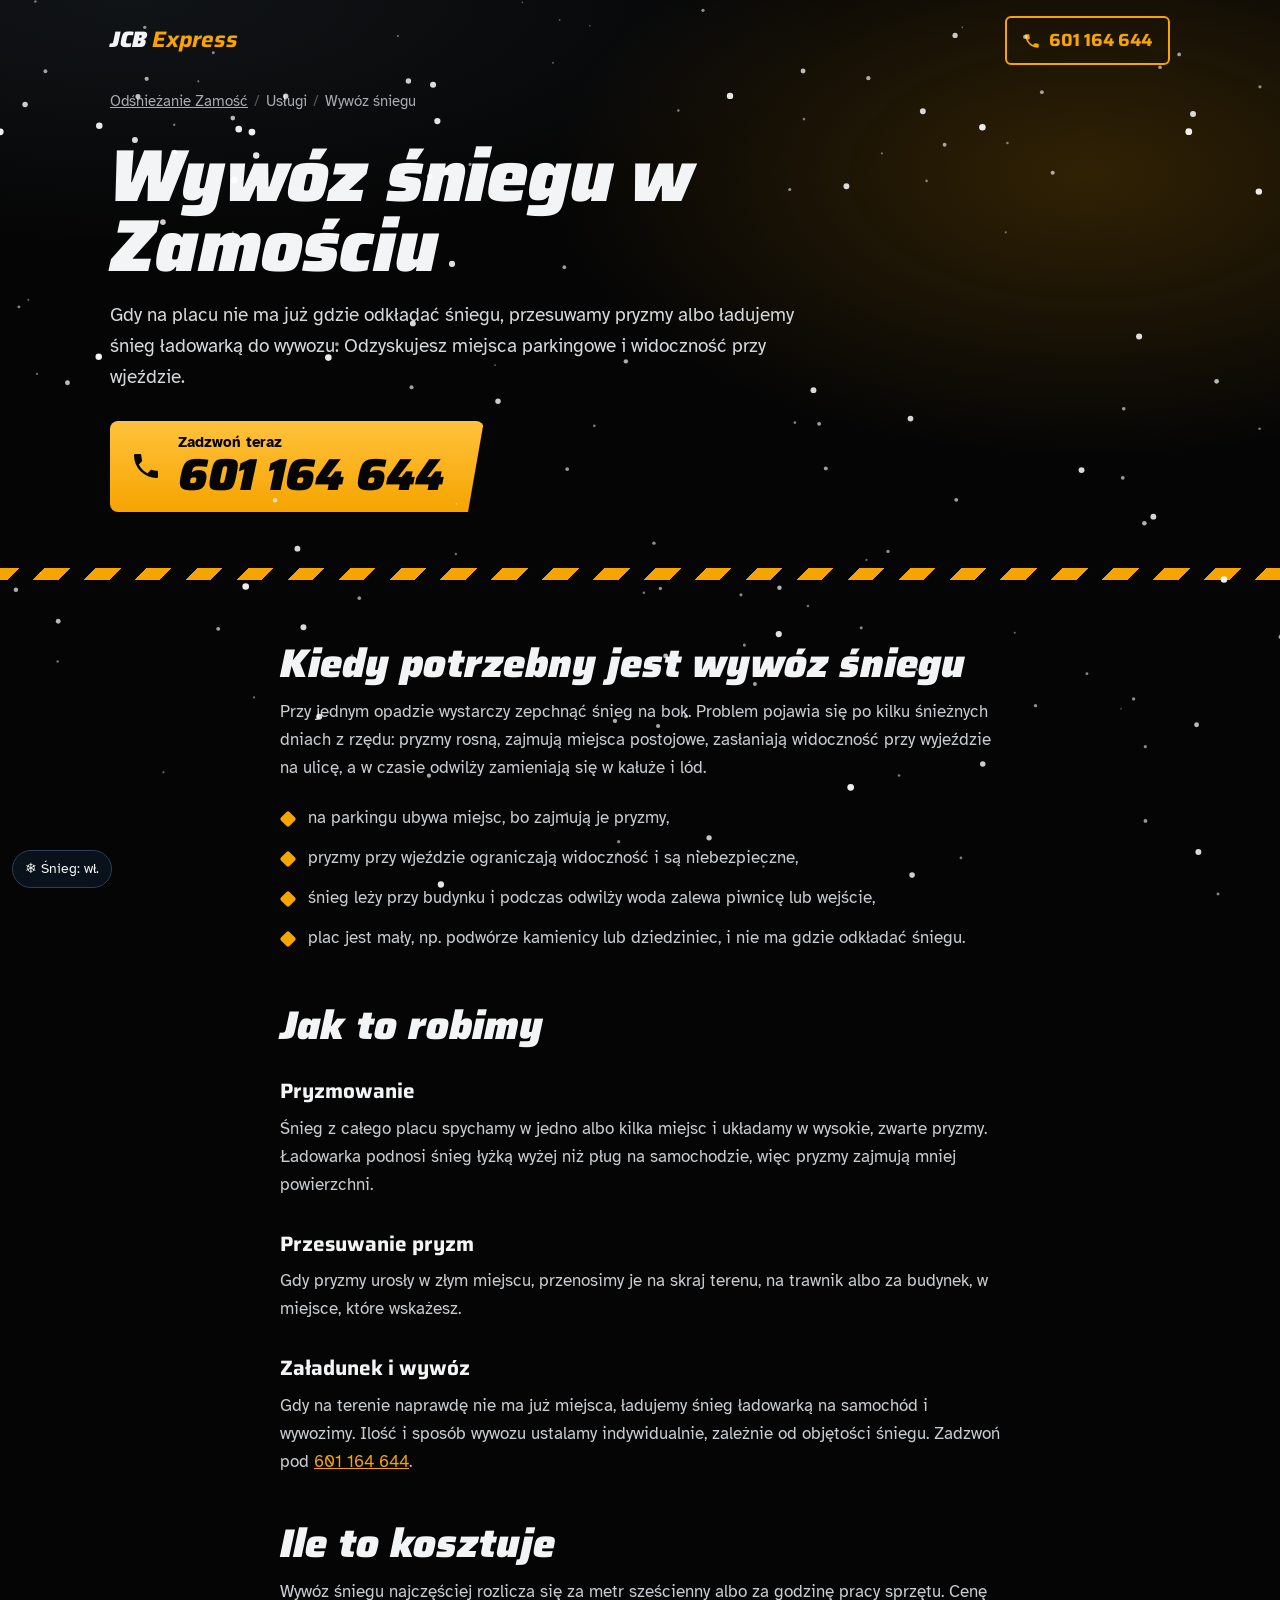
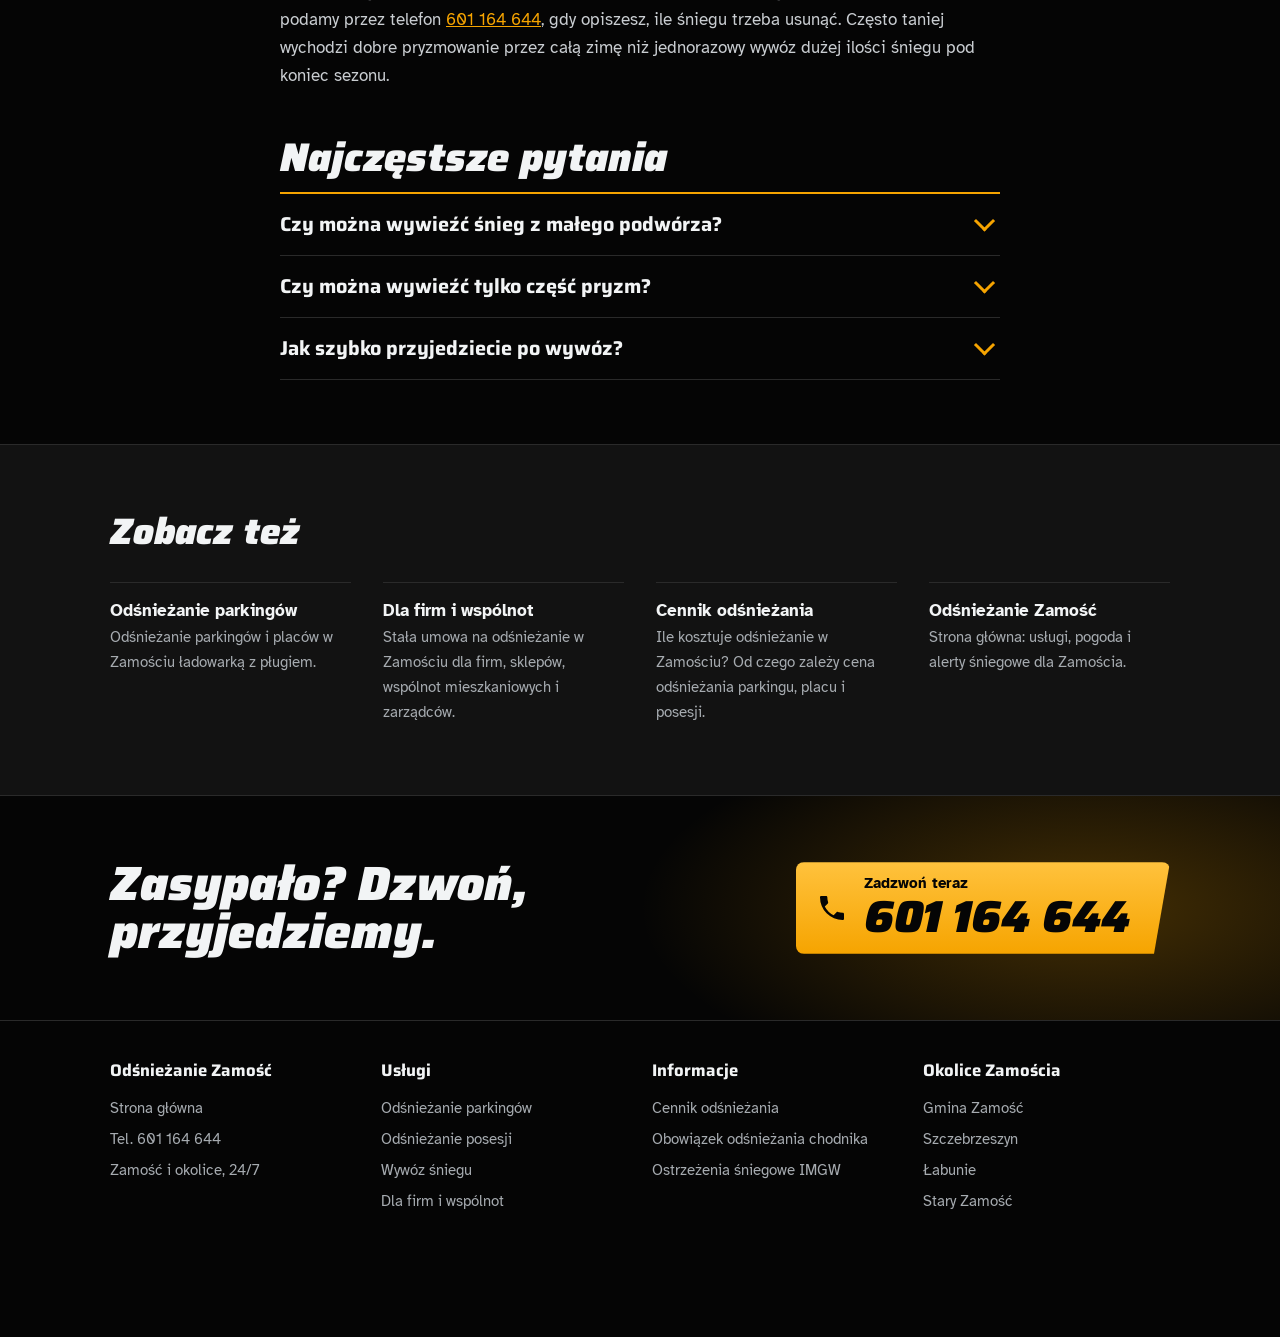
<file: wywoz-sniegu-zamosc/index.html>
<!doctype html>
<html lang="pl">
<head>
<meta charset="utf-8">
<meta name="viewport" content="width=device-width, initial-scale=1">
<title>Wywóz śniegu Zamość – pryzmowanie i załadunek śniegu | 601 164 644</title>
<meta name="description" content="Wywóz śniegu w Zamościu: pryzmowanie, przesuwanie pryzm i załadunek śniegu ładowarką z placów, parkingów i posesji, gdy brakuje miejsca na śnieg. Tel. 601 164 644.">
<meta name="robots" content="index, follow, max-image-preview:large, max-snippet:-1, max-video-preview:-1">
<link rel="canonical" href="https://www.odsniezaniezamosc.pl/wywoz-sniegu-zamosc/">
<meta name="geo.region" content="PL-LU">
<meta name="geo.placename" content="Zamość">
<meta property="og:type" content="website">
<meta property="og:locale" content="pl_PL">
<meta property="og:site_name" content="Odśnieżanie Zamość – JCB Express">
<meta property="og:title" content="Wywóz śniegu Zamość – pryzmowanie i załadunek śniegu | 601 164 644">
<meta property="og:description" content="Wywóz śniegu w Zamościu: pryzmowanie, przesuwanie pryzm i załadunek śniegu ładowarką z placów, parkingów i posesji, gdy brakuje miejsca na śnieg. Tel. 601 164 644.">
<meta property="og:url" content="https://www.odsniezaniezamosc.pl/wywoz-sniegu-zamosc/">
<meta property="og:image" content="https://www.odsniezaniezamosc.pl/img/odsniezanie-zamosc-og.jpg">
<meta name="twitter:card" content="summary_large_image">
<meta name="format-detection" content="telephone=yes">
<meta name="theme-color" content="#050505">
<link rel="icon" href="/favicon.ico" sizes="48x48">
<link rel="apple-touch-icon" href="/img/apple-touch-icon.png">
<link rel="manifest" href="/site.webmanifest">
<link rel="preconnect" href="https://fonts.googleapis.com">
<link rel="preconnect" href="https://fonts.gstatic.com" crossorigin>
<link href="https://fonts.googleapis.com/css2?family=Saira:ital,wght@0,500;0,700;1,800;1,900&family=Atkinson+Hyperlegible:wght@400;700&display=swap" rel="stylesheet">
<link rel="stylesheet" href="/css/podstrony.css">
<script type="application/ld+json">{"@context": "https://schema.org", "@type": "BreadcrumbList", "itemListElement": [{"@type": "ListItem", "position": 1, "name": "Odśnieżanie Zamość", "item": "https://www.odsniezaniezamosc.pl/"}, {"@type": "ListItem", "position": 2, "name": "Wywóz śniegu", "item": "https://www.odsniezaniezamosc.pl/wywoz-sniegu-zamosc/"}]}</script>
<script type="application/ld+json">{"@context": "https://schema.org", "@type": "WebPage", "url": "https://www.odsniezaniezamosc.pl/wywoz-sniegu-zamosc/", "name": "Wywóz śniegu Zamość – pryzmowanie i załadunek śniegu | 601 164 644", "inLanguage": "pl", "primaryImageOfPage": {"@type": "ImageObject", "url": "https://www.odsniezaniezamosc.pl/img/odsniezanie-zamosc-ladowarka-jcb-plug.jpg", "width": 600, "height": 800}}</script>
<script type="application/ld+json">{"@context": "https://schema.org", "@type": "FAQPage", "mainEntity": [{"@type": "Question", "name": "Czy można wywieźć śnieg z małego podwórza?", "acceptedAnswer": {"@type": "Answer", "text": "Tak, jeśli ładowarka może wjechać na teren. Przed zleceniem powiedz nam o szerokości bramy i wjazdu, a dobierzemy sposób pracy."}}, {"@type": "Question", "name": "Czy można wywieźć tylko część pryzm?", "acceptedAnswer": {"@type": "Answer", "text": "Tak. Często wystarczy usunąć pryzmy przy wjeździe i z miejsc postojowych, a resztę zostawić na skraju terenu."}}, {"@type": "Question", "name": "Jak szybko przyjedziecie po wywóz?", "acceptedAnswer": {"@type": "Answer", "text": "Wywóz planujemy zwykle po zakończeniu opadów, gdy wiadomo, ile śniegu trzeba usunąć. Termin ustalamy przez telefon."}}]}</script>
<script type="application/ld+json">{"@context": "https://schema.org", "@type": "Service", "name": "Pryzmowanie i wywóz śniegu", "serviceType": "Odśnieżanie", "url": "https://www.odsniezaniezamosc.pl/wywoz-sniegu-zamosc/", "description": "Wywóz śniegu w Zamościu: pryzmowanie, przesuwanie pryzm i załadunek śniegu ładowarką z placów, parkingów i posesji, gdy brakuje miejsca na śnieg. Tel. 601 164 644.", "provider": {"@type": "LocalBusiness", "@id": "https://www.odsniezaniezamosc.pl/#firma", "name": "JCB Express – Odśnieżanie Zamość", "telephone": "+48601164644", "url": "https://www.odsniezaniezamosc.pl/"}, "areaServed": [{"@type": "City", "name": "Zamość"}]}</script>
</head>
<body>
<canvas id="snieg" aria-hidden="true"></canvas>

<header class="hero">
  <div class="wrap">
    <nav class="bar" aria-label="Główna">
      <a class="brand" href="/" aria-label="Odśnieżanie Zamość – strona główna">JCB <b>Express</b></a>
      <a class="bar-tel" href="tel:+48601164644" aria-label="Zadzwoń: 601 164 644"><svg width="18" height="18" viewBox="0 0 24 24" aria-hidden="true"><path fill="currentColor" d="M6.6 10.8a15.1 15.1 0 0 0 6.6 6.6l2.2-2.2c.3-.3.7-.4 1-.2 1.1.4 2.3.6 3.6.6.6 0 1 .4 1 1V20c0 .6-.4 1-1 1A17 17 0 0 1 3 4c0-.6.4-1 1-1h3.5c.6 0 1 .4 1 1 0 1.3.2 2.5.6 3.6.1.3 0 .7-.2 1z"/></svg><span class="num">601 164 644</span></a>
    </nav>
    <nav class="crumbs" aria-label="Okruszki">
      <ol><li><a href="/">Odśnieżanie Zamość</a></li><li>Usługi</li><li aria-current="page">Wywóz śniegu</li></ol>
    </nav>
    <div class="hero-in">
      <h1>Wywóz śniegu w Zamościu</h1>
      <p class="lead">Gdy na placu nie ma już gdzie odkładać śniegu, przesuwamy pryzmy albo ładujemy śnieg ładowarką do wywozu. Odzyskujesz miejsca parkingowe i widoczność przy wjeździe.</p>
      <a class="call" href="tel:+48601164644"><svg width="32" height="32" viewBox="0 0 24 24" aria-hidden="true"><path fill="currentColor" d="M6.6 10.8a15.1 15.1 0 0 0 6.6 6.6l2.2-2.2c.3-.3.7-.4 1-.2 1.1.4 2.3.6 3.6.6.6 0 1 .4 1 1V20c0 .6-.4 1-1 1A17 17 0 0 1 3 4c0-.6.4-1 1-1h3.5c.6 0 1 .4 1 1 0 1.3.2 2.5.6 3.6.1.3 0 .7-.2 1z"/></svg><span><small>Zadzwoń teraz</small><strong>601 164 644</strong></span></a>
    </div>
  </div>
  <div class="stripe" aria-hidden="true"></div>
</header>

<main>
  
  <article class="content">
    <div class="wrap narrow">

<h2>Kiedy potrzebny jest wywóz śniegu</h2>
<p>Przy jednym opadzie wystarczy zepchnąć śnieg na bok. Problem pojawia się po kilku śnieżnych dniach z rzędu: pryzmy rosną, zajmują miejsca postojowe, zasłaniają widoczność przy wyjeździe na ulicę, a w czasie odwilży zamieniają się w kałuże i lód.</p>
<ul class="ticks">
<li>na parkingu ubywa miejsc, bo zajmują je pryzmy,</li>
<li>pryzmy przy wjeździe ograniczają widoczność i są niebezpieczne,</li>
<li>śnieg leży przy budynku i podczas odwilży woda zalewa piwnicę lub wejście,</li>
<li>plac jest mały, np. podwórze kamienicy lub dziedziniec, i nie ma gdzie odkładać śniegu.</li>
</ul>

<h2>Jak to robimy</h2>
<h3>Pryzmowanie</h3>
<p>Śnieg z całego placu spychamy w jedno albo kilka miejsc i układamy w wysokie, zwarte pryzmy. Ładowarka podnosi śnieg łyżką wyżej niż pług na samochodzie, więc pryzmy zajmują mniej powierzchni.</p>
<h3>Przesuwanie pryzm</h3>
<p>Gdy pryzmy urosły w złym miejscu, przenosimy je na skraj terenu, na trawnik albo za budynek, w miejsce, które wskażesz.</p>
<h3>Załadunek i wywóz</h3>
<p>Gdy na terenie naprawdę nie ma już miejsca, ładujemy śnieg ładowarką na samochód i wywozimy. Ilość i sposób wywozu ustalamy indywidualnie, zależnie od objętości śniegu. Zadzwoń pod <a href="tel:+48601164644">601 164 644</a>.</p>

<h2>Ile to kosztuje</h2>
<p>Wywóz śniegu najczęściej rozlicza się za metr sześcienny albo za godzinę pracy sprzętu. Cenę podamy przez telefon <a href="tel:+48601164644">601 164 644</a>, gdy opiszesz, ile śniegu trzeba usunąć. Często taniej wychodzi dobre pryzmowanie przez całą zimę niż jednorazowy wywóz dużej ilości śniegu pod koniec sezonu.</p>

      <h2>Najczęstsze pytania</h2>
      <div class="faq"><details><summary>Czy można wywieźć śnieg z małego podwórza?</summary><p>Tak, jeśli ładowarka może wjechać na teren. Przed zleceniem powiedz nam o szerokości bramy i wjazdu, a dobierzemy sposób pracy.</p></details><details><summary>Czy można wywieźć tylko część pryzm?</summary><p>Tak. Często wystarczy usunąć pryzmy przy wjeździe i z miejsc postojowych, a resztę zostawić na skraju terenu.</p></details><details><summary>Jak szybko przyjedziecie po wywóz?</summary><p>Wywóz planujemy zwykle po zakończeniu opadów, gdy wiadomo, ile śniegu trzeba usunąć. Termin ustalamy przez telefon.</p></details></div>
    </div>
  </article>

  <section class="related" aria-labelledby="rel-h">
    <div class="wrap">
      <h2 id="rel-h">Zobacz też</h2>
      <ul class="links"><li><a href="/odsniezanie-parkingow-zamosc/">Odśnieżanie parkingów<span>Odśnieżanie parkingów i placów w Zamościu ładowarką z pługiem.</span></a></li><li><a href="/odsniezanie-dla-firm-i-wspolnot/">Dla firm i wspólnot<span>Stała umowa na odśnieżanie w Zamościu dla firm, sklepów, wspólnot mieszkaniowych i zarządców.</span></a></li><li><a href="/cennik-odsniezania-zamosc/">Cennik odśnieżania<span>Ile kosztuje odśnieżanie w Zamościu? Od czego zależy cena odśnieżania parkingu, placu i posesji.</span></a></li><li><a href="/">Odśnieżanie Zamość<span>Strona główna: usługi, pogoda i alerty śniegowe dla Zamościa.</span></a></li></ul>
    </div>
  </section>

  <section class="closing" aria-labelledby="tel-h">
    <div class="wrap">
      <h2 id="tel-h">Zasypało? Dzwoń, przyjedziemy.</h2>
      <a class="call" href="tel:+48601164644"><svg width="32" height="32" viewBox="0 0 24 24" aria-hidden="true"><path fill="currentColor" d="M6.6 10.8a15.1 15.1 0 0 0 6.6 6.6l2.2-2.2c.3-.3.7-.4 1-.2 1.1.4 2.3.6 3.6.6.6 0 1 .4 1 1V20c0 .6-.4 1-1 1A17 17 0 0 1 3 4c0-.6.4-1 1-1h3.5c.6 0 1 .4 1 1 0 1.3.2 2.5.6 3.6.1.3 0 .7-.2 1z"/></svg><span><small>Zadzwoń teraz</small><strong>601 164 644</strong></span></a>
    </div>
  </section>
</main>

<footer>
  <div class="wrap foot">
    <div><h3>Odśnieżanie Zamość</h3><ul><li><a href="/">Strona główna</a></li><li>Tel. <a href="tel:+48601164644">601 164 644</a></li><li>Zamość i okolice, 24/7</li></ul></div>
    <div><h3>Usługi</h3><ul><li><a href="/odsniezanie-parkingow-zamosc/">Odśnieżanie parkingów</a></li><li><a href="/odsniezanie-posesji-zamosc/">Odśnieżanie posesji</a></li><li><a href="/wywoz-sniegu-zamosc/">Wywóz śniegu</a></li><li><a href="/odsniezanie-dla-firm-i-wspolnot/">Dla firm i wspólnot</a></li></ul></div>
    <div><h3>Informacje</h3><ul><li><a href="/cennik-odsniezania-zamosc/">Cennik odśnieżania</a></li><li><a href="/obowiazek-odsniezania-chodnika/">Obowiązek odśnieżania chodnika</a></li><li><a href="/ostrzezenia-sniegowe/">Ostrzeżenia śniegowe IMGW</a></li></ul></div>
    <div><h3>Okolice Zamościa</h3><ul><li><a href="/odsniezanie-gmina-zamosc/">Gmina Zamość</a></li><li><a href="/odsniezanie-szczebrzeszyn/">Szczebrzeszyn</a></li><li><a href="/odsniezanie-labunie/">Łabunie</a></li><li><a href="/odsniezanie-stary-zamosc/">Stary Zamość</a></li></ul></div>
  </div>
</footer>

<a class="dock" href="tel:+48601164644" aria-label="Zadzwoń: 601 164 644"><svg width="26" height="26" viewBox="0 0 24 24" aria-hidden="true"><path fill="currentColor" d="M6.6 10.8a15.1 15.1 0 0 0 6.6 6.6l2.2-2.2c.3-.3.7-.4 1-.2 1.1.4 2.3.6 3.6.6.6 0 1 .4 1 1V20c0 .6-.4 1-1 1A17 17 0 0 1 3 4c0-.6.4-1 1-1h3.5c.6 0 1 .4 1 1 0 1.3.2 2.5.6 3.6.1.3 0 .7-.2 1z"/></svg> Zadzwoń: 601 164 644</a>
<button type="button" class="snow-toggle" id="snow-toggle" aria-pressed="true">❄ Śnieg: wł.</button>
<script src="/js/snieg.js" defer></script>
</body>
</html>
</file>
<file: css/ostrzezenia.css>
/* Strona ostrzeżeń śniegowych */
.ost-wrap{padding:44px 0 20px}
.ost-head{display:flex;flex-wrap:wrap;gap:16px 24px;align-items:center;justify-content:space-between;margin-bottom:26px}
.zam-chip{display:flex;flex-direction:column;gap:2px;padding:14px 18px;border-radius:10px;border:1.5px solid var(--line);background:var(--coal);min-width:min(100%,360px)}
.zam-chip b{font-family:var(--head);font-weight:700;font-size:1.15rem;color:var(--snow)}
.zam-chip span{color:var(--mist);font-size:.95rem}
.zam-chip.l0 b::before{content:"";display:inline-block;width:10px;height:10px;border-radius:50%;background:#4fb37a;margin-right:8px;vertical-align:1px}
.zam-chip.l1{border-color:#f5d547;background:rgba(245,213,71,.08)}
.zam-chip.l2{border-color:#f39222;background:rgba(243,146,34,.10)}
.zam-chip.l3{border-color:#e0402f;background:rgba(224,64,47,.12);animation:alarm 1.8s ease-in-out infinite}
@keyframes alarm{50%{box-shadow:0 0 0 6px rgba(224,64,47,.18)}}
.stan{color:var(--mist);font-size:.92rem}
.stan::before{content:"";display:inline-block;width:8px;height:8px;border-radius:50%;background:var(--amber);margin-right:8px;animation:blink 2s ease-in-out infinite}
@keyframes blink{50%{opacity:.25}}

.panel{display:grid;grid-template-columns:minmax(0,1.25fr) minmax(0,1fr);gap:28px;align-items:start;margin:0 0 64px}
.panel h2{font-family:var(--head);font-style:italic;font-weight:900;font-size:clamp(1.8rem,4vw,2.6rem);line-height:1;margin:0 0 6px}
.panel .sub{color:var(--mist);margin:0 0 18px;font-size:.98rem}
.mapbox{position:relative;background:radial-gradient(80% 70% at 50% 40%,#0f1b27,#070b10);border:1px solid #1d2a37;border-radius:14px;padding:12px;overflow:hidden}
.mapbox svg{display:block;width:100%;height:auto}
.legend{display:flex;flex-wrap:wrap;gap:6px 16px;margin:12px 2px 0;font-size:.9rem;color:var(--mist)}
.legend i{display:inline-block;width:14px;height:14px;border-radius:3px;margin-right:6px;vertical-align:-2px}
.info{margin-top:12px;padding:12px 14px;border-radius:10px;background:rgba(255,255,255,.04);border:1px solid var(--line);min-height:76px;font-size:.98rem}
.info strong{font-family:var(--head);font-size:1.1rem}
.info p{margin:6px 0 0;color:var(--soft)}
.info .woj-n{color:var(--mist);font-size:.88rem;margin-left:6px}

/* ścieżki mapy */
.pow{stroke:#0a1016;stroke-width:.5;transition:fill .6s ease, opacity .6s ease;cursor:pointer;opacity:.0}
svg.on .pow{opacity:1}
.pow.lv0{fill:#1a2733}
.pow:hover,.pow.sel{stroke:var(--amber-hot);stroke-width:2}
.woj{fill:none;stroke:#5d7891;stroke-width:1.1;pointer-events:none;stroke-linejoin:round}
.zam-ring{fill:none;stroke:var(--amber-hot);stroke-width:2.5;animation:ping 2s ease-out infinite;transform-box:fill-box;transform-origin:center}
.zam-dot{fill:var(--amber-hot);stroke:#000;stroke-width:1.5}
.zam-txt{fill:#fff;font:italic 900 17px var(--head);paint-order:stroke;stroke:#000;stroke-width:4px}
@keyframes ping{0%{transform:scale(.4);opacity:1}100%{transform:scale(1.6);opacity:0}}
.morze{fill:#0a1520}
.tlo{fill:#18222c;stroke:#0a1016;stroke-width:.5}
.kraj{stroke:#0a1016;stroke-width:.6;transition:fill .6s ease;cursor:pointer}
.kraj.lv0{fill:#25384a}
.kraj.brak{fill:#202a33}
.kraj:hover{stroke:var(--amber-hot);stroke-width:1.6}
.etyk text{font:800 13px var(--head);fill:#111;pointer-events:none}

/* listy ostrzeżeń */
.lista{list-style:none;margin:0;padding:0;display:grid;gap:10px;max-height:640px;overflow:auto;padding-right:4px}
.ost{background:var(--coal);border:1px solid var(--line);border-left:5px solid;border-radius:10px;padding:14px 16px}
.ost.l1{border-left-color:#f5d547}.ost.l2{border-left-color:#f39222}.ost.l3{border-left-color:#e0402f}
.ost.tu{box-shadow:0 0 0 1.5px var(--amber) inset}
.ost-top{display:flex;gap:12px;align-items:flex-start}
.ost h3{font-family:var(--head);font-weight:700;font-size:1.15rem;margin:0;line-height:1.2}
.ost .meta{color:var(--mist);font-size:.9rem;margin:2px 0 0}
.ost .gdzie{color:var(--soft);font-size:.93rem;margin:8px 0 0}
.ost .tu-txt{color:var(--amber-hot);font-weight:700;font-size:.92rem;margin:8px 0 0}
.ost details{border:0;margin-top:6px}
.ost summary{font:inherit;font-size:.93rem;color:var(--amber);padding:4px 0;cursor:pointer}
.ost summary::after{display:none}
.ost details p{color:var(--soft);font-size:.95rem;margin:6px 0 0}
.obadge{flex:none;display:inline-grid;place-items:center;width:28px;height:28px;border-radius:6px;font:900 1rem var(--head);color:#111}
.obadge.l1{background:#f5d547}.obadge.l2{background:#f39222}.obadge.l3{background:#e0402f;color:#fff}
.info .obadge{width:22px;height:22px;font-size:.85rem;vertical-align:-4px;margin-right:4px}
.pusto{color:var(--mist);padding:18px;border:1px dashed var(--line);border-radius:10px}
.zrodla{color:#7d848a;font-size:.88rem;margin:0 0 30px}
.zrodla a{color:#9aa1a7}

@media (max-width:900px){
  .panel{grid-template-columns:1fr}
  .lista{max-height:none}
}
@media (prefers-reduced-motion:reduce){
  .zam-ring,.zam-chip.l3,.stan::before{animation:none}
  .pow,.kraj{transition:none}
}
</file>
<file: css/podstrony.css>
:root{
  --black:#050505;--coal:#121212;--line:#2a2a2a;
  --amber:#f6a400;--amber-hot:#ffc23d;--amber-deep:#b97a00;
  --snow:#f2f4f5;--mist:#a6abb0;--soft:#c9cdd1;
  --head:"Saira","Arial Narrow",sans-serif;
  --text:"Atkinson Hyperlegible",Verdana,sans-serif;
}
*{box-sizing:border-box}
html{scroll-behavior:smooth}
body{margin:0;background:var(--black);color:var(--snow);font-family:var(--text);font-size:1.0625rem;line-height:1.65;-webkit-font-smoothing:antialiased}
a{color:var(--amber)}
img{max-width:100%;display:block}
:focus-visible{outline:3px solid var(--amber-hot);outline-offset:3px;border-radius:3px}
.wrap{max-width:1100px;margin:0 auto;padding:0 20px}
.narrow{max-width:760px}

/* pasek */
.bar{display:flex;justify-content:space-between;align-items:center;gap:16px;padding:16px 0}
.brand{font-family:var(--head);font-style:italic;font-weight:900;font-size:1.4rem;text-decoration:none;color:var(--snow)}
.brand b{color:var(--amber)}
.bar-tel{display:inline-flex;align-items:center;gap:8px;font-family:var(--head);font-weight:700;font-size:1.1rem;text-decoration:none;white-space:nowrap;padding:8px 16px;border:2px solid var(--amber);border-radius:6px;color:var(--amber)}
.bar-tel:hover{background:var(--amber);color:var(--black)}

/* nagłówek podstrony */
.hero{background:radial-gradient(60% 70% at 85% 30%,rgba(246,164,0,.18),transparent 70%),radial-gradient(80% 60% at 10% 0%,rgba(150,190,230,.08),transparent 70%),var(--black)}
.crumbs{font-size:.92rem;color:var(--mist);margin:8px 0 18px}
.crumbs ol{list-style:none;margin:0;padding:0;display:flex;flex-wrap:wrap;gap:6px}
.crumbs li+li::before{content:"/";margin-right:6px;color:#555}
.crumbs a{color:var(--mist)}
.hero-in{padding:10px 0 56px}
h1{font-family:var(--head);font-style:italic;font-weight:900;font-size:clamp(2.4rem,6.4vw,4.6rem);line-height:.95;letter-spacing:-.01em;margin:0 0 18px;max-width:16ch}
.lead{font-size:1.18rem;color:#d6d9dc;max-width:58ch;margin:0 0 28px}
.call{display:inline-flex;align-items:center;gap:16px;background:linear-gradient(180deg,var(--amber-hot),var(--amber));color:var(--black);text-decoration:none;padding:14px 30px 14px 20px;border-radius:8px;clip-path:polygon(0 0,100% 0,calc(100% - 16px) 100%,0 100%)}
.call:hover{filter:brightness(1.08)}
.call span{display:flex;flex-direction:column;line-height:1}
.call small{font-weight:700;font-size:.92rem;margin-bottom:4px}
.call strong{font-family:var(--head);font-style:italic;font-weight:900;font-size:clamp(2rem,5vw,2.8rem);padding-right:10px}
.stripe{height:12px;background:repeating-linear-gradient(-45deg,var(--amber) 0 18px,var(--black) 18px 36px)}

/* treść */
.content{padding:64px 0}
.content h2{font-family:var(--head);font-style:italic;font-weight:900;font-size:clamp(1.8rem,4vw,2.5rem);line-height:1;margin:48px 0 14px}
.content h2:first-child{margin-top:0}
.content h3{font-family:var(--head);font-weight:700;font-size:1.3rem;margin:28px 0 6px}
.content p{color:var(--soft);margin:0 0 16px}
.content ul.ticks{list-style:none;padding:0;margin:0 0 20px}
.content ul.ticks li{position:relative;padding:6px 0 6px 28px;color:var(--soft)}
.content ul.ticks li::before{content:"";position:absolute;left:2px;top:15px;width:12px;height:12px;background:var(--amber);border-radius:2px;transform:rotate(45deg)}
.content strong{color:var(--snow)}
.note{border-left:4px solid var(--amber);background:rgba(255,255,255,.04);padding:14px 18px;border-radius:0 8px 8px 0;margin:24px 0}
.note p:last-child{margin:0}
.tbl{width:100%;border-collapse:collapse;margin:8px 0 10px;font-size:1rem}
.tbl th,.tbl td{text-align:left;padding:12px 10px;border-bottom:1px solid var(--line);vertical-align:top}
.tbl th{font-family:var(--head);font-weight:700;color:var(--snow)}
.tbl td{color:var(--soft)}
.tbl td.num{white-space:nowrap;color:var(--amber-hot);font-weight:700}
.src{font-size:.88rem;color:#7d848a}
.src a{color:#9aa1a7}
.photo{margin:28px 0;border-radius:10px;overflow:hidden;border:1px solid var(--line)}
.photo img{width:100%;max-height:520px;object-fit:cover}
.towns{display:flex;flex-wrap:wrap;gap:8px;list-style:none;margin:8px 0 20px;padding:0}
.towns li{padding:6px 14px;border:1.5px solid var(--line);border-radius:6px;font-weight:700;background:var(--coal);color:var(--snow)}

/* FAQ */
.faq{border-top:2px solid var(--amber);margin-top:8px}
details{border-bottom:1px solid var(--line)}
summary{cursor:pointer;list-style:none;position:relative;padding:18px 44px 18px 0;font-family:var(--head);font-weight:700;font-size:1.25rem;line-height:1.25}
summary::-webkit-details-marker{display:none}
summary::after{content:"";position:absolute;right:8px;top:50%;width:12px;height:12px;border-right:3px solid var(--amber);border-bottom:3px solid var(--amber);transform:translateY(-70%) rotate(45deg);transition:transform .2s}
details[open] summary::after{transform:translateY(-30%) rotate(-135deg)}
details p{margin:0 0 20px}

/* powiązane */
.related{background:var(--coal);padding:56px 0;border-top:1px solid var(--line)}
.related h2{font-family:var(--head);font-style:italic;font-weight:900;font-size:clamp(1.7rem,3.6vw,2.3rem);margin:0 0 20px}
.links{display:grid;grid-template-columns:repeat(auto-fill,minmax(240px,1fr));gap:0 32px;list-style:none;margin:0;padding:0}
.links a{display:block;padding:14px 0;border-top:1px solid var(--line);color:var(--snow);text-decoration:none;font-weight:700}
.links a:hover{color:var(--amber)}
.links a span{display:block;font-weight:400;color:var(--mist);font-size:.95rem}

/* zamknięcie */
.closing{background:radial-gradient(50% 120% at 85% 50%,rgba(246,164,0,.26),transparent 70%),var(--black);border-top:1px solid var(--line);padding:64px 0}
.closing .wrap{display:flex;flex-wrap:wrap;justify-content:space-between;align-items:center;gap:24px}
.closing h2{font-family:var(--head);font-style:italic;font-weight:900;font-size:clamp(1.9rem,4.4vw,3rem);line-height:1;margin:0;max-width:16ch}

footer{border-top:1px solid var(--line);color:var(--mist);padding:36px 0 120px;font-size:.95rem}
.foot{display:grid;grid-template-columns:repeat(auto-fit,minmax(200px,1fr));gap:24px}
.foot h3{font-family:var(--head);font-weight:700;color:var(--snow);font-size:1.05rem;margin:0 0 8px}
.foot ul{list-style:none;margin:0;padding:0}
.foot li{padding:3px 0}
.foot a{color:var(--mist);text-decoration:none}
.foot a:hover{color:var(--amber)}

.dock{position:fixed;left:12px;right:12px;bottom:12px;z-index:20;display:none;align-items:center;justify-content:center;gap:12px;background:linear-gradient(180deg,var(--amber-hot),var(--amber));color:var(--black);text-decoration:none;font-family:var(--head);font-style:italic;font-weight:900;font-size:1.5rem;padding:14px;border-radius:10px;box-shadow:0 10px 30px rgba(0,0,0,.6)}
#snieg{position:fixed;inset:0;width:100%;height:100%;pointer-events:none;z-index:15}
.snow-toggle{position:fixed;left:12px;bottom:12px;z-index:25;background:rgba(10,20,32,.8);color:var(--snow);border:1px solid #2b4058;border-radius:999px;padding:7px 12px;font:inherit;font-size:.85rem;cursor:pointer}

@media (max-width:760px){
  .content{padding:44px 0}
  .dock{display:flex}
  .snow-toggle{left:auto;right:12px;bottom:84px;padding:5px 10px;font-size:.78rem}
  .tbl th,.tbl td{padding:10px 6px;font-size:.95rem}
}
@media (max-width:440px){
  .wrap{padding:0 16px}
  .bar-tel .num{display:none}
  .call{width:100%}
}
</file>
